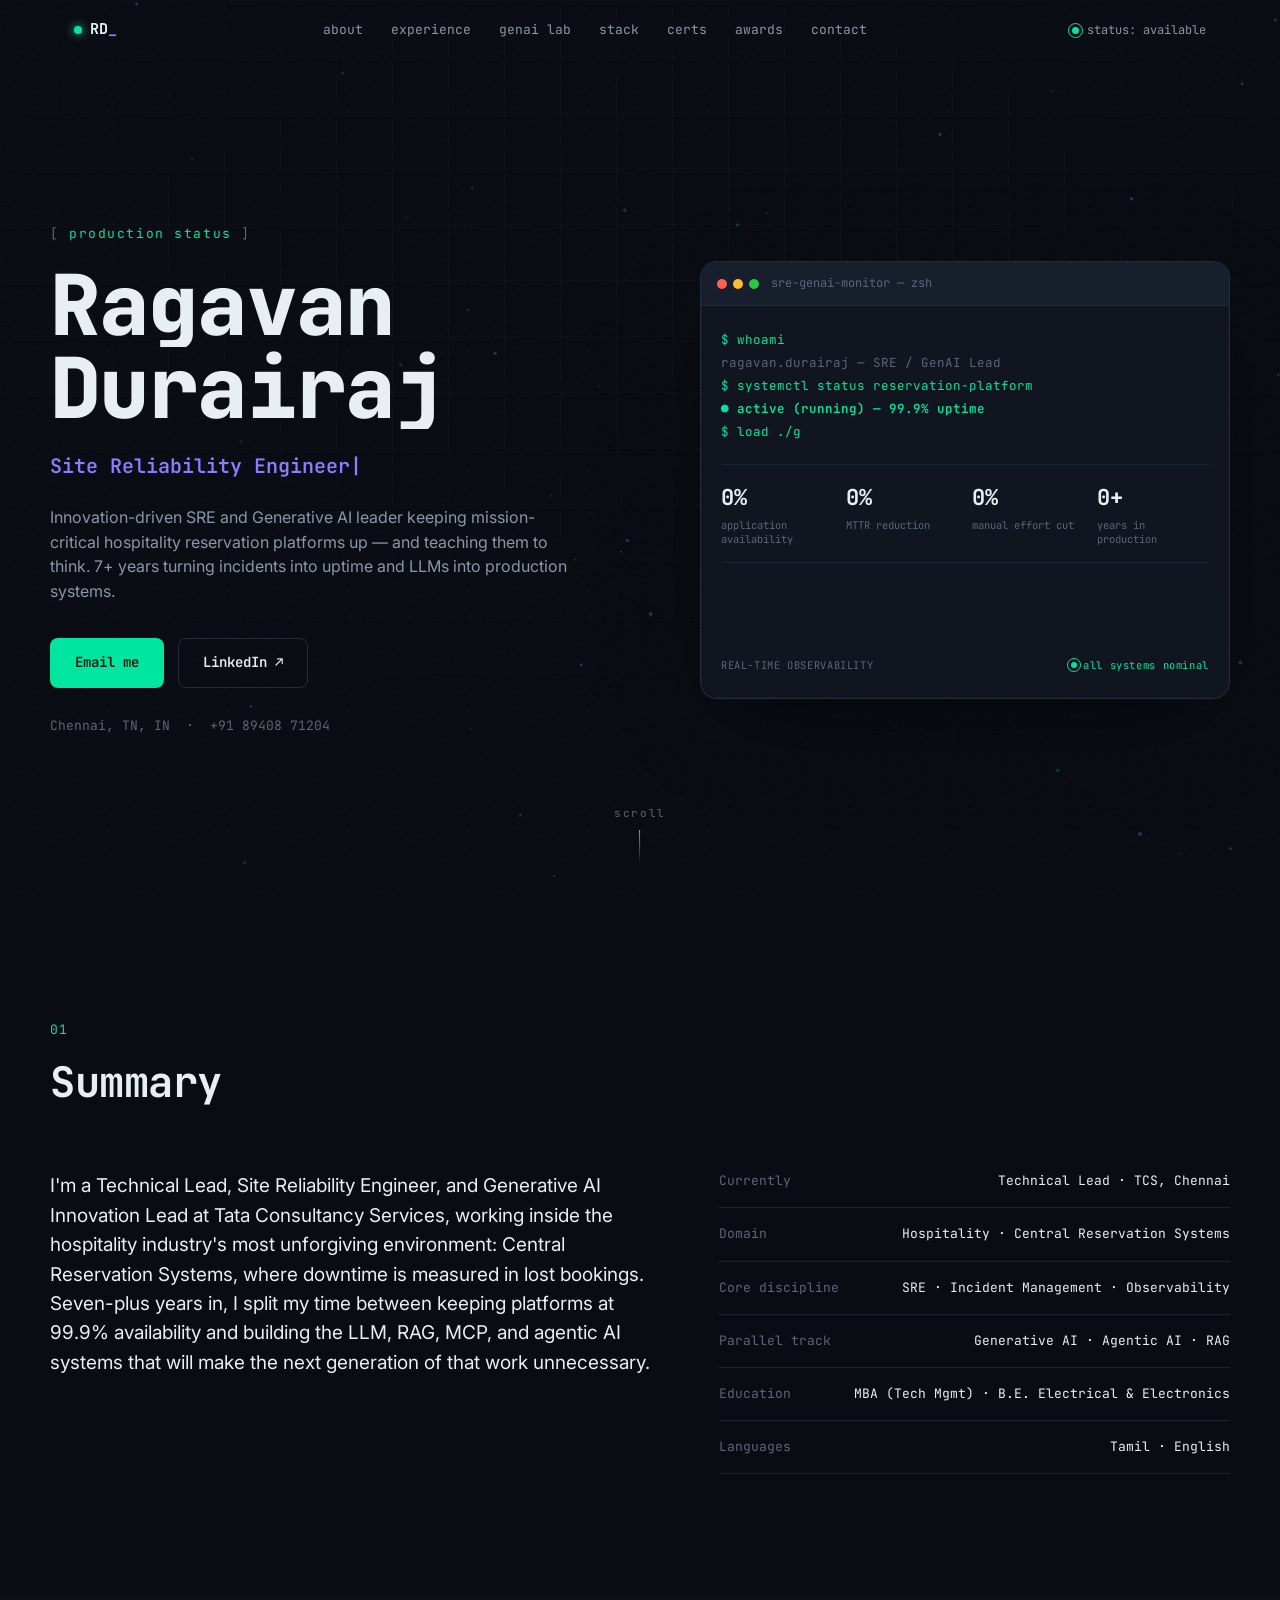
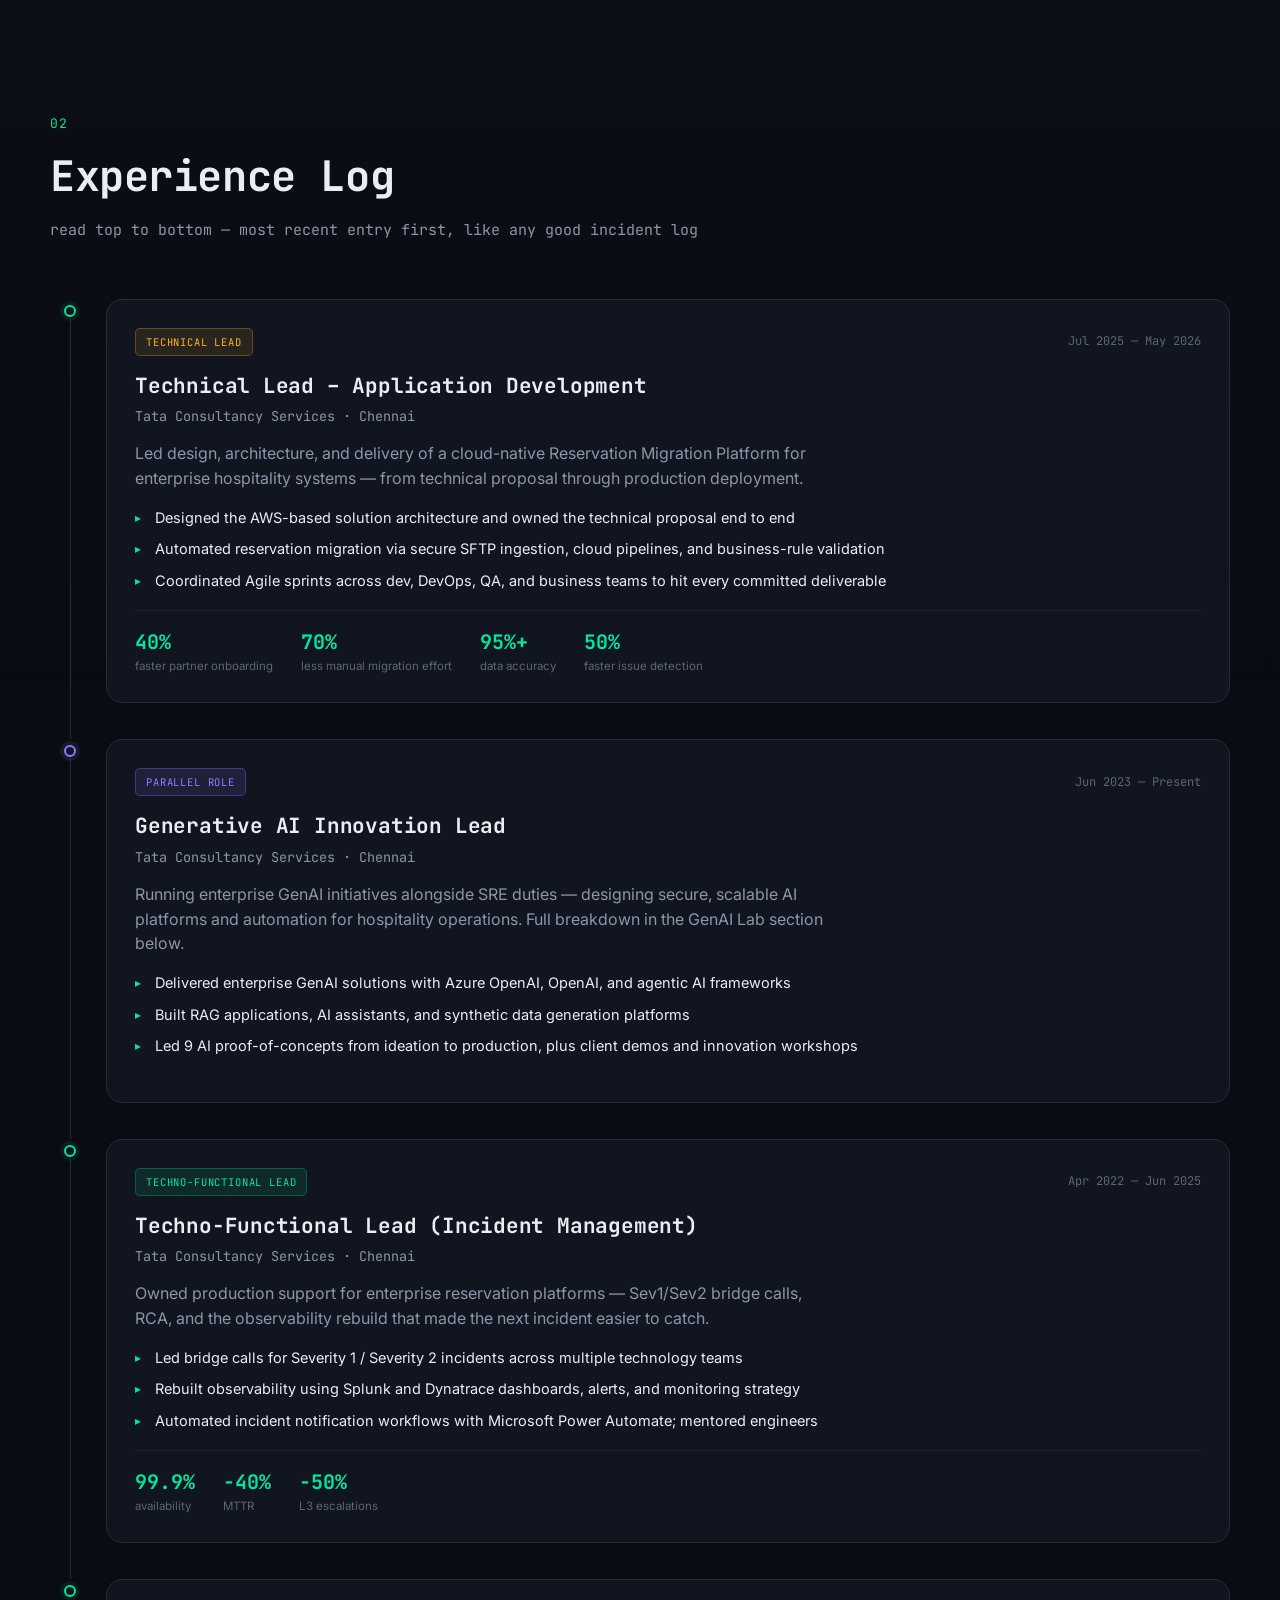
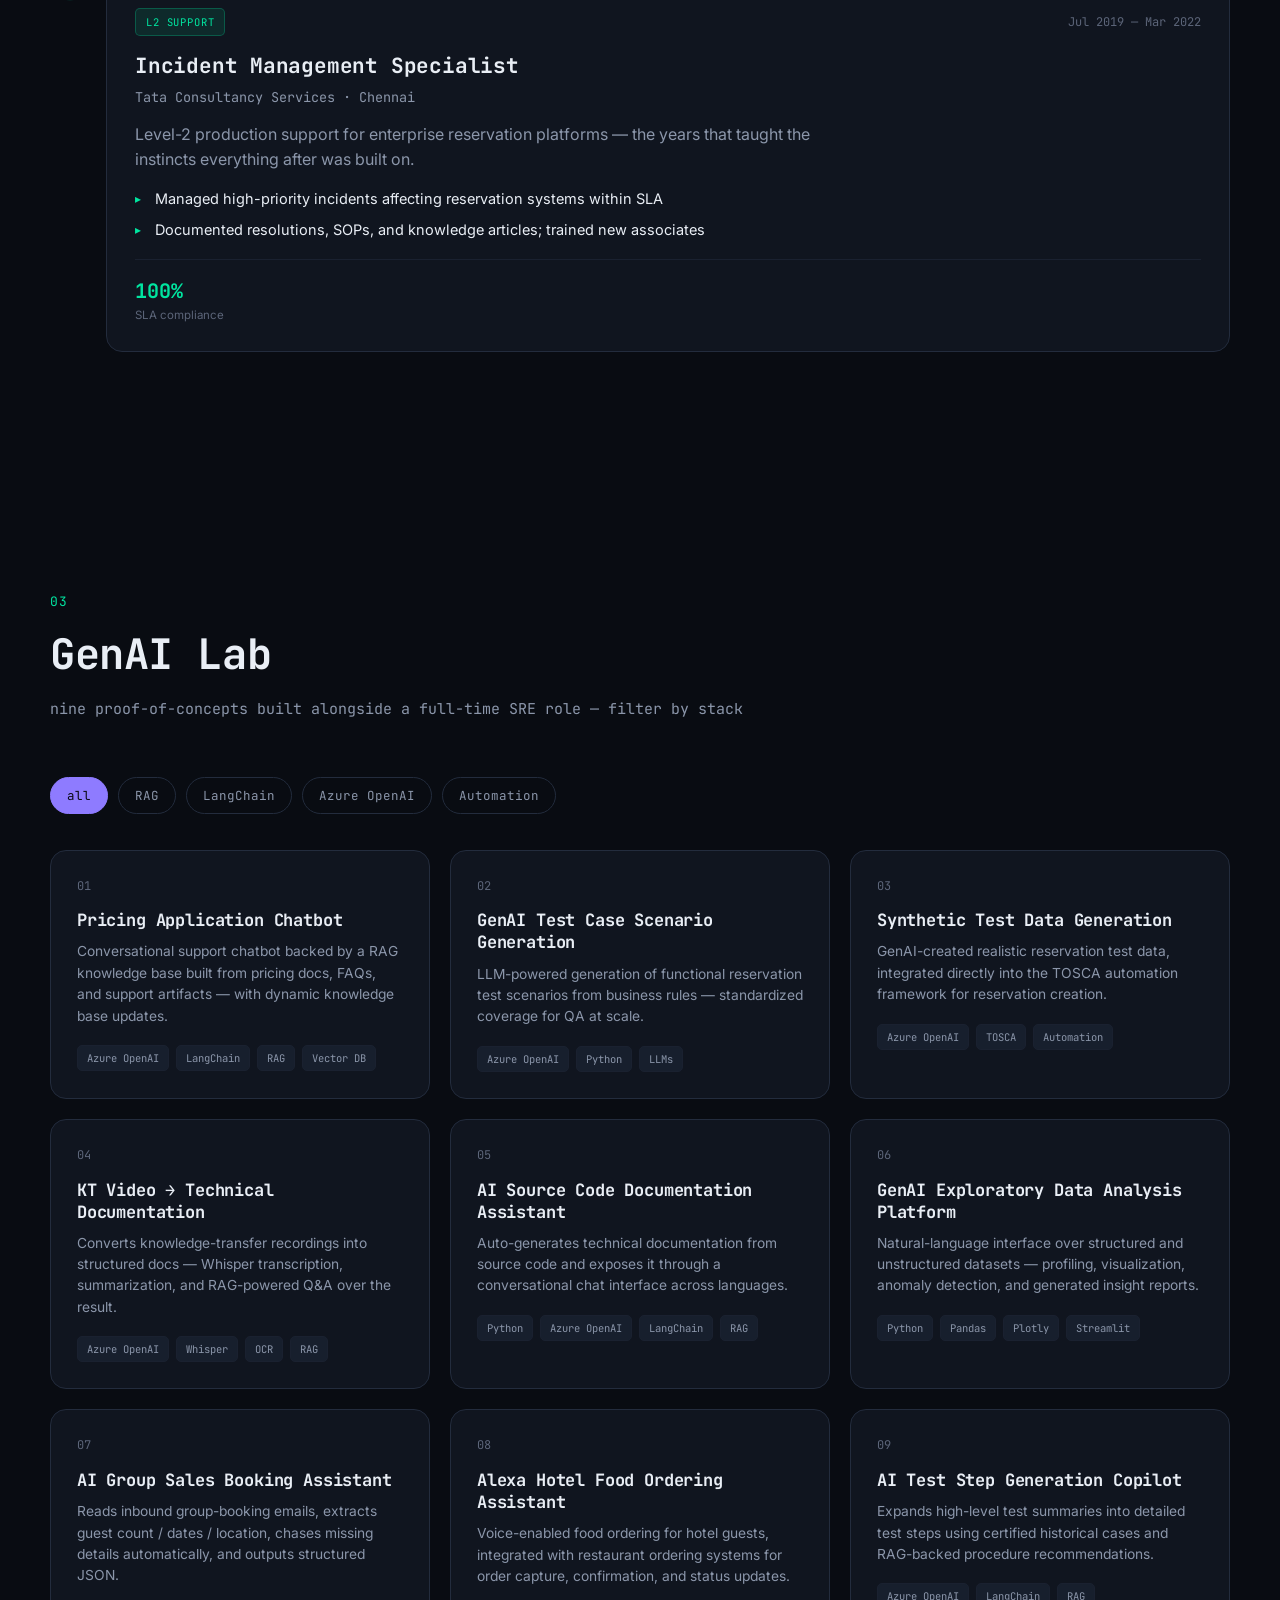
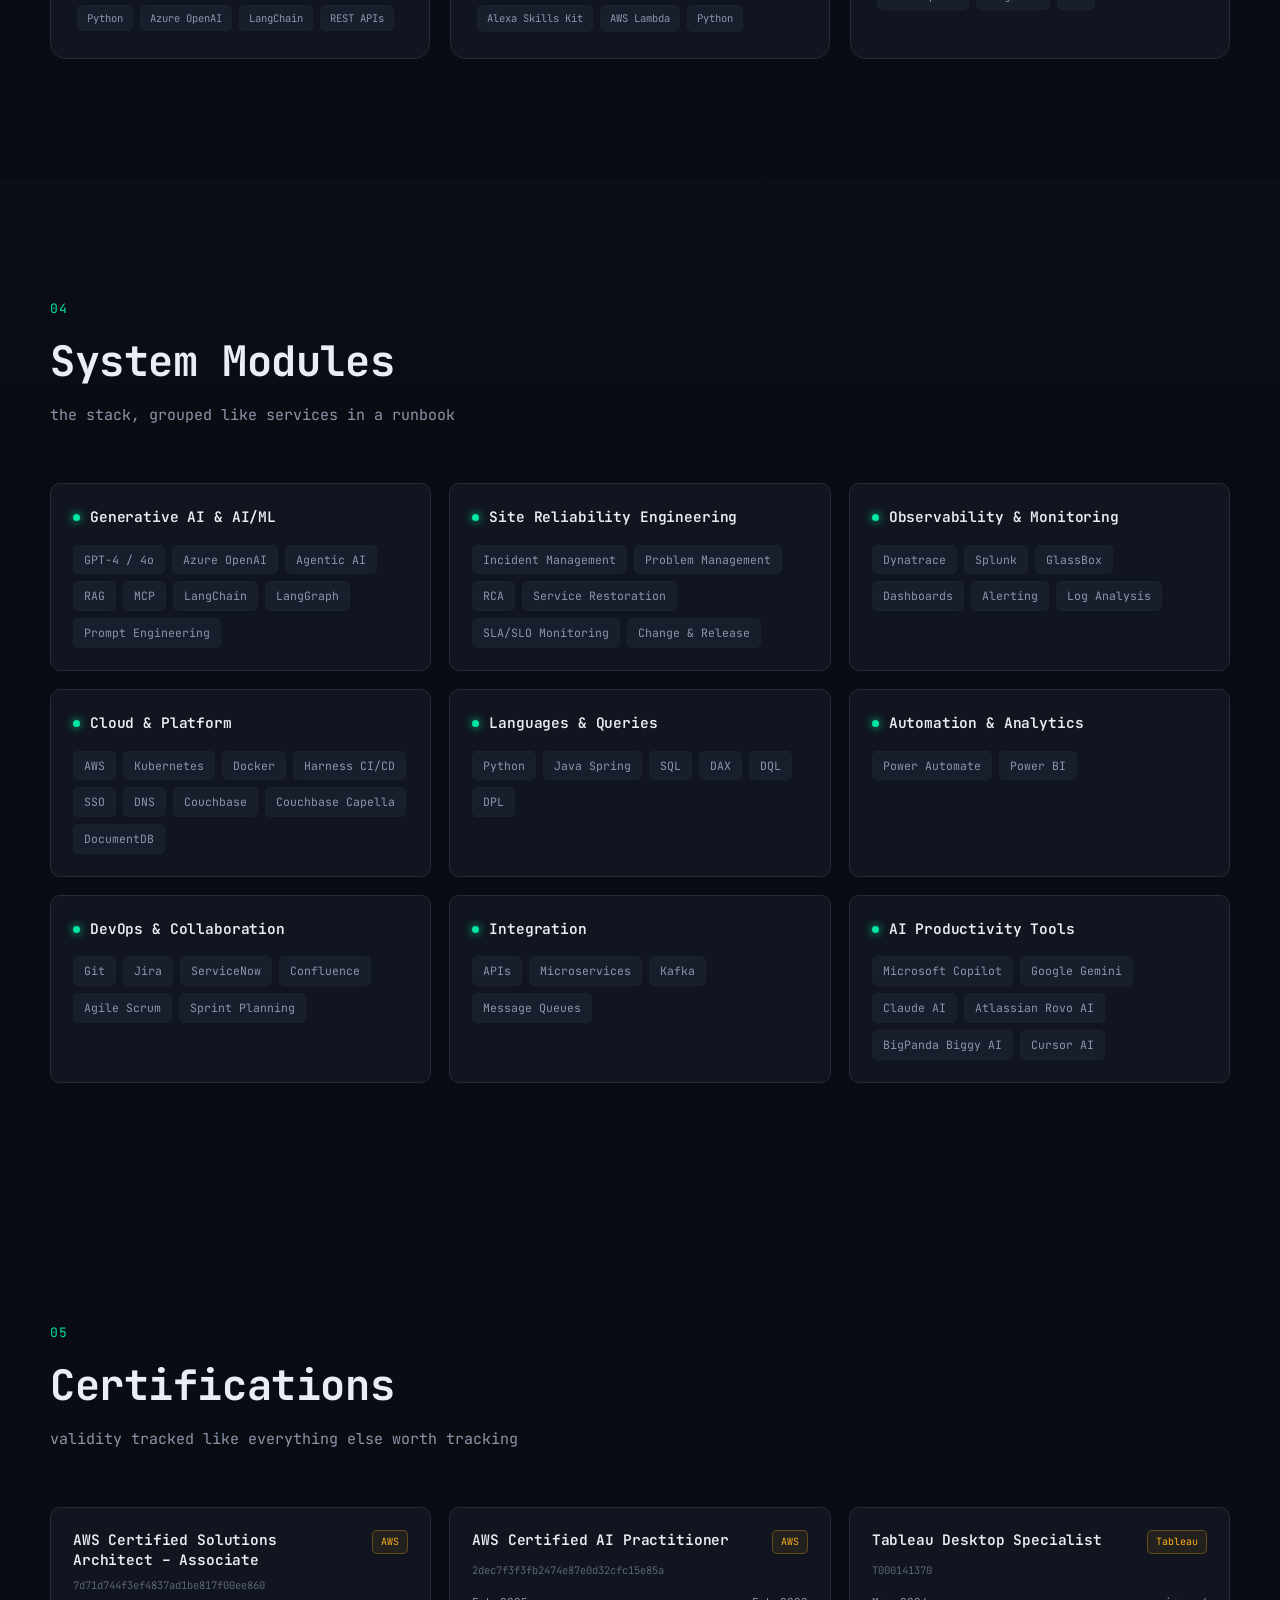
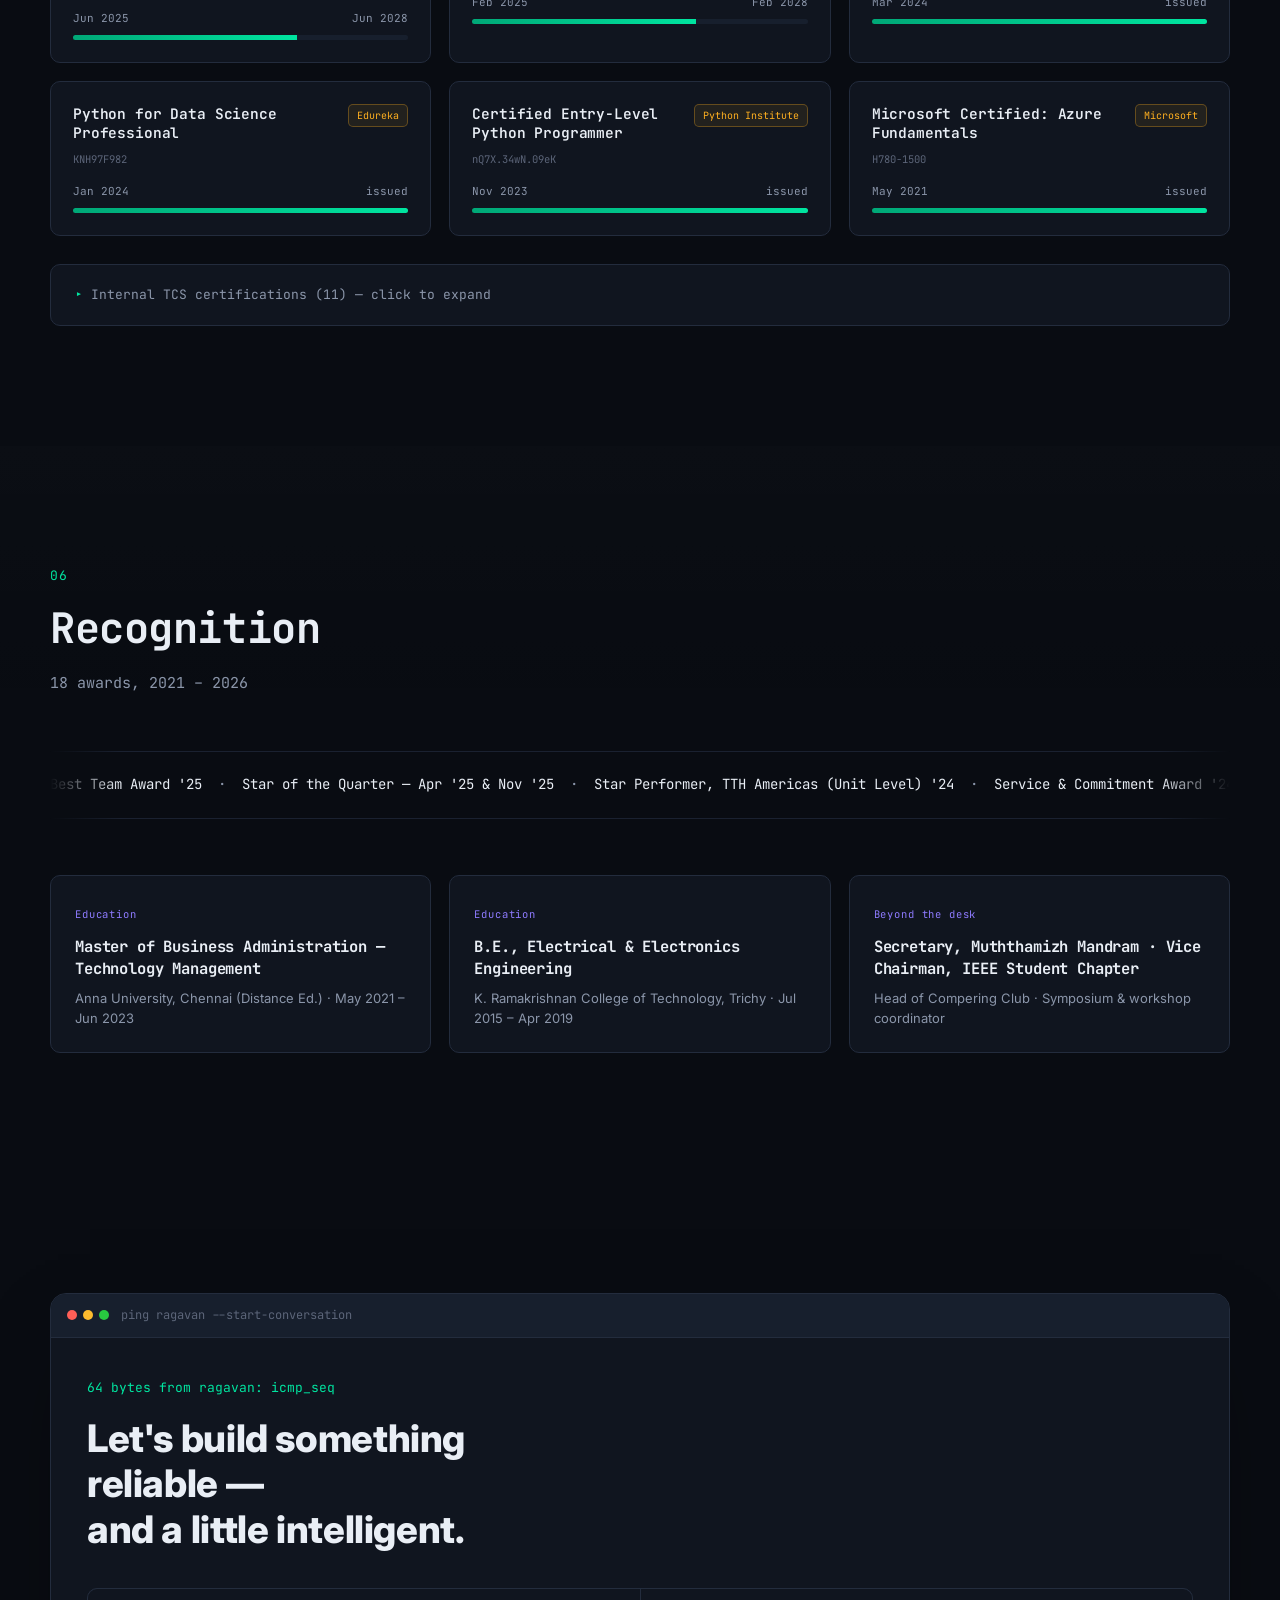
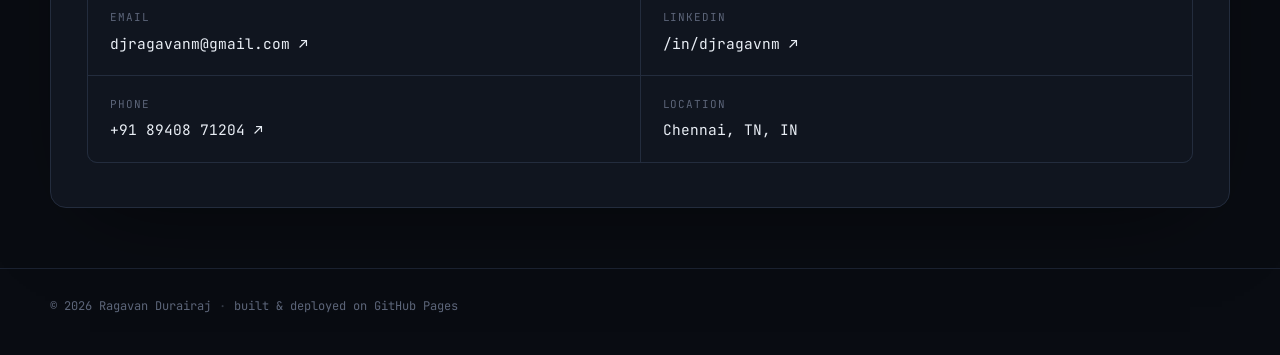
<file: index.html>
<!DOCTYPE html>
<html lang="en">
<head>
<meta charset="UTF-8">
<meta name="viewport" content="width=device-width, initial-scale=1.0">
<title>Ragavan Durairaj — SRE &amp; GenAI Innovation Lead</title>
<meta name="description" content="Ragavan Durairaj — Site Reliability Engineer and Generative AI Innovation Lead. 7+ years building reliable, intelligent enterprise systems.">
<link rel="icon" href="data:image/svg+xml,<svg xmlns=%22http://www.w3.org/2000/svg%22 viewBox=%220 0 100 100%22><text y=%22.9em%22 font-size=%2290%22>▚</text></svg>">
<link rel="preconnect" href="https://fonts.googleapis.com">
<link href="https://fonts.googleapis.com/css2?family=JetBrains+Mono:wght@400;500;600;700;800&family=Inter:wght@400;500;600;700;800&display=swap" rel="stylesheet">
<link rel="stylesheet" href="style.css">
</head>
<body>

<!-- ambient canvas background -->
<canvas id="bg-canvas"></canvas>
<div class="grain"></div>

<!-- progress bar -->
<div class="scroll-progress"><div class="scroll-progress__bar" id="scrollBar"></div></div>

<!-- NAV -->
<header class="nav" id="nav">
  <div class="nav__inner">
    <a href="#top" class="nav__brand">
      <span class="nav__dot" aria-hidden="true"></span>
      <span class="nav__brand-text">RD<span class="nav__brand-blink">_</span></span>
    </a>
    <nav class="nav__links" id="navLinks">
      <a href="#about" data-nav>about</a>
      <a href="#experience" data-nav>experience</a>
      <a href="#genai" data-nav>genai&nbsp;lab</a>
      <a href="#skills" data-nav>stack</a>
      <a href="#certifications" data-nav>certs</a>
      <a href="#awards" data-nav>awards</a>
      <a href="#contact" data-nav>contact</a>
    </nav>
    <div class="nav__status">
      <span class="pulse-dot"></span> <span>status: available</span>
    </div>
    <button class="nav__burger" id="navBurger" aria-label="Toggle menu">
      <span></span><span></span><span></span>
    </button>
  </div>
</header>

<main id="top">

  <!-- ============ HERO / SYSTEM STATUS PANEL ============ -->
  <section class="hero" id="hero">
    <div class="hero__grid-lines" aria-hidden="true"></div>
    <div class="hero__inner">

      <div class="hero__left">
        <div class="eyebrow"><span class="eyebrow__bracket">[</span> production status <span class="eyebrow__bracket">]</span></div>

        <h1 class="hero__title">
          <span class="hero__line hero__line--1">Ragavan</span>
          <span class="hero__line hero__line--2">Durairaj</span>
        </h1>

        <p class="hero__role">
          <span class="hero__role-typed" id="roleTyped"></span><span class="hero__cursor">|</span>
        </p>

        <p class="hero__desc">
          Innovation-driven SRE and Generative AI leader keeping mission-critical hospitality reservation platforms up — and teaching them to think. 7+ years turning incidents into uptime and LLMs into production systems.
        </p>

        <div class="hero__cta">
          <a href="mailto:djragavanm@gmail.com" class="btn btn--primary">
            <span>Email me</span>
          </a>
          <a href="https://www.linkedin.com/in/djragavnm/" target="_blank" rel="noopener" class="btn btn--ghost">
            <span>LinkedIn ↗</span>
          </a>
        </div>

        <div class="hero__meta">
          <span>Chennai, TN, IN</span>
          <span class="hero__meta-sep">·</span>
          <span>+91 89408 71204</span>
        </div>
      </div>

      <div class="hero__right">
        <div class="panel status-panel" id="statusPanel">
          <div class="status-panel__bar">
            <div class="status-panel__dots"><span></span><span></span><span></span></div>
            <div class="status-panel__title">sre-genai-monitor — zsh</div>
          </div>
          <div class="status-panel__body">
            <div class="boot-log" id="bootLog"></div>

            <div class="status-panel__metrics" id="metricsGrid">
              <div class="metric">
                <div class="metric__value" data-target="99.9" data-suffix="%">0%</div>
                <div class="metric__label">application availability</div>
              </div>
              <div class="metric">
                <div class="metric__value" data-target="40" data-suffix="%">0%</div>
                <div class="metric__label">MTTR reduction</div>
              </div>
              <div class="metric">
                <div class="metric__value" data-target="70" data-suffix="%">0%</div>
                <div class="metric__label">manual effort cut</div>
              </div>
              <div class="metric">
                <div class="metric__value" data-target="7" data-suffix="+">0+</div>
                <div class="metric__label">years in production</div>
              </div>
            </div>

            <div class="uptime-graph" aria-hidden="true">
              <svg viewBox="0 0 400 90" preserveAspectRatio="none" id="uptimeSvg">
                <defs>
                  <linearGradient id="uptimeFill" x1="0" y1="0" x2="0" y2="1">
                    <stop offset="0%" stop-color="#00e5a0" stop-opacity="0.35"/>
                    <stop offset="100%" stop-color="#00e5a0" stop-opacity="0"/>
                  </linearGradient>
                </defs>
                <polygon id="uptimeArea" points="" fill="url(#uptimeFill)"></polygon>
                <polyline id="uptimeLine" points="" fill="none" stroke="#00e5a0" stroke-width="1.6"></polyline>
              </svg>
              <div class="uptime-graph__label">
                <span>REAL-TIME OBSERVABILITY</span>
                <span class="uptime-graph__ok"><span class="pulse-dot pulse-dot--sm"></span> all systems nominal</span>
              </div>
            </div>
          </div>
        </div>
      </div>

    </div>
    <a href="#about" class="hero__scroll" aria-label="Scroll to content">
      <span>scroll</span>
      <span class="hero__scroll-line"></span>
    </a>
  </section>

  <!-- ============ ABOUT ============ -->
  <section class="section" id="about">
    <div class="section__inner">
      <div class="section__head reveal">
        <span class="section__num">01</span>
        <h2 class="section__title">Summary</h2>
      </div>
      <div class="about__grid">
        <p class="about__text reveal">
          I'm a Technical Lead, Site Reliability Engineer, and Generative AI Innovation Lead at
          Tata Consultancy Services, working inside the hospitality industry's most unforgiving
          environment: Central Reservation Systems, where downtime is measured in lost bookings.
          Seven-plus years in, I split my time between keeping platforms at 99.9% availability
          and building the LLM, RAG, MCP, and agentic AI systems that will make the next
          generation of that work unnecessary.
        </p>
        <div class="about__facts reveal">
          <div class="fact"><span class="fact__label">Currently</span><span class="fact__value">Technical Lead · TCS, Chennai</span></div>
          <div class="fact"><span class="fact__label">Domain</span><span class="fact__value">Hospitality · Central Reservation Systems</span></div>
          <div class="fact"><span class="fact__label">Core discipline</span><span class="fact__value">SRE · Incident Management · Observability</span></div>
          <div class="fact"><span class="fact__label">Parallel track</span><span class="fact__value">Generative AI · Agentic AI · RAG</span></div>
          <div class="fact"><span class="fact__label">Education</span><span class="fact__value">MBA (Tech Mgmt) · B.E. Electrical &amp; Electronics</span></div>
          <div class="fact"><span class="fact__label">Languages</span><span class="fact__value">Tamil · English</span></div>
        </div>
      </div>
    </div>
  </section>

  <!-- ============ EXPERIENCE (INCIDENT LOG TIMELINE) ============ -->
  <section class="section section--alt" id="experience">
    <div class="section__inner">
      <div class="section__head reveal">
        <span class="section__num">02</span>
        <h2 class="section__title">Experience Log</h2>
        <p class="section__sub">read top to bottom — most recent entry first, like any good incident log</p>
      </div>

      <div class="timeline" id="timeline">
        <!-- items injected by JS-friendly static markup below -->

        <article class="tl-item reveal" data-severity="lead">
          <div class="tl-item__rail">
            <span class="tl-item__dot"></span>
          </div>
          <div class="tl-item__content panel">
            <div class="tl-item__top">
              <span class="tl-tag tl-tag--lead">TECHNICAL LEAD</span>
              <span class="tl-item__date">Jul 2025 — May 2026</span>
            </div>
            <h3 class="tl-item__role">Technical Lead – Application Development</h3>
            <p class="tl-item__org">Tata Consultancy Services · Chennai</p>
            <p class="tl-item__desc">
              Led design, architecture, and delivery of a cloud-native Reservation Migration
              Platform for enterprise hospitality systems — from technical proposal through
              production deployment.
            </p>
            <ul class="tl-item__list">
              <li>Designed the AWS-based solution architecture and owned the technical proposal end to end</li>
              <li>Automated reservation migration via secure SFTP ingestion, cloud pipelines, and business-rule validation</li>
              <li>Coordinated Agile sprints across dev, DevOps, QA, and business teams to hit every committed deliverable</li>
            </ul>
            <div class="tl-item__stats">
              <div class="stat"><strong>40%</strong><span>faster partner onboarding</span></div>
              <div class="stat"><strong>70%</strong><span>less manual migration effort</span></div>
              <div class="stat"><strong>95%+</strong><span>data accuracy</span></div>
              <div class="stat"><strong>50%</strong><span>faster issue detection</span></div>
            </div>
          </div>
        </article>

        <article class="tl-item reveal" data-severity="genai">
          <div class="tl-item__rail"><span class="tl-item__dot"></span></div>
          <div class="tl-item__content panel">
            <div class="tl-item__top">
              <span class="tl-tag tl-tag--genai">PARALLEL ROLE</span>
              <span class="tl-item__date">Jun 2023 — Present</span>
            </div>
            <h3 class="tl-item__role">Generative AI Innovation Lead</h3>
            <p class="tl-item__org">Tata Consultancy Services · Chennai</p>
            <p class="tl-item__desc">
              Running enterprise GenAI initiatives alongside SRE duties — designing secure,
              scalable AI platforms and automation for hospitality operations. Full breakdown in the
              <a href="#genai">GenAI Lab</a> section below.
            </p>
            <ul class="tl-item__list">
              <li>Delivered enterprise GenAI solutions with Azure OpenAI, OpenAI, and agentic AI frameworks</li>
              <li>Built RAG applications, AI assistants, and synthetic data generation platforms</li>
              <li>Led 9 AI proof-of-concepts from ideation to production, plus client demos and innovation workshops</li>
            </ul>
          </div>
        </article>

        <article class="tl-item reveal" data-severity="techno">
          <div class="tl-item__rail"><span class="tl-item__dot"></span></div>
          <div class="tl-item__content panel">
            <div class="tl-item__top">
              <span class="tl-tag">TECHNO-FUNCTIONAL LEAD</span>
              <span class="tl-item__date">Apr 2022 — Jun 2025</span>
            </div>
            <h3 class="tl-item__role">Techno-Functional Lead (Incident Management)</h3>
            <p class="tl-item__org">Tata Consultancy Services · Chennai</p>
            <p class="tl-item__desc">
              Owned production support for enterprise reservation platforms — Sev1/Sev2 bridge
              calls, RCA, and the observability rebuild that made the next incident easier to catch.
            </p>
            <ul class="tl-item__list">
              <li>Led bridge calls for Severity 1 / Severity 2 incidents across multiple technology teams</li>
              <li>Rebuilt observability using Splunk and Dynatrace dashboards, alerts, and monitoring strategy</li>
              <li>Automated incident notification workflows with Microsoft Power Automate; mentored engineers</li>
            </ul>
            <div class="tl-item__stats">
              <div class="stat"><strong>99.9%</strong><span>availability</span></div>
              <div class="stat"><strong>-40%</strong><span>MTTR</span></div>
              <div class="stat"><strong>-50%</strong><span>L3 escalations</span></div>
            </div>
          </div>
        </article>

        <article class="tl-item reveal" data-severity="early">
          <div class="tl-item__rail"><span class="tl-item__dot"></span></div>
          <div class="tl-item__content panel">
            <div class="tl-item__top">
              <span class="tl-tag">L2 SUPPORT</span>
              <span class="tl-item__date">Jul 2019 — Mar 2022</span>
            </div>
            <h3 class="tl-item__role">Incident Management Specialist</h3>
            <p class="tl-item__org">Tata Consultancy Services · Chennai</p>
            <p class="tl-item__desc">
              Level-2 production support for enterprise reservation platforms — the years that
              taught the instincts everything after was built on.
            </p>
            <ul class="tl-item__list">
              <li>Managed high-priority incidents affecting reservation systems within SLA</li>
              <li>Documented resolutions, SOPs, and knowledge articles; trained new associates</li>
            </ul>
            <div class="tl-item__stats">
              <div class="stat"><strong>100%</strong><span>SLA compliance</span></div>
            </div>
          </div>
        </article>

      </div>
    </div>
  </section>

  <!-- ============ GENAI LAB ============ -->
  <section class="section" id="genai">
    <div class="section__inner">
      <div class="section__head reveal">
        <span class="section__num">03</span>
        <h2 class="section__title">GenAI Lab</h2>
        <p class="section__sub">nine proof-of-concepts built alongside a full-time SRE role — filter by stack</p>
      </div>

      <div class="filter-row reveal" id="filterRow">
        <button class="filter-chip is-active" data-filter="all">all</button>
        <button class="filter-chip" data-filter="rag">RAG</button>
        <button class="filter-chip" data-filter="langchain">LangChain</button>
        <button class="filter-chip" data-filter="azure">Azure OpenAI</button>
        <button class="filter-chip" data-filter="automation">Automation</button>
      </div>

      <div class="poc-grid" id="pocGrid">

        <article class="poc-card reveal" data-tags="rag langchain azure">
          <div class="poc-card__index">01</div>
          <h3 class="poc-card__title">Pricing Application Chatbot</h3>
          <p class="poc-card__desc">Conversational support chatbot backed by a RAG knowledge base built from pricing docs, FAQs, and support artifacts — with dynamic knowledge base updates.</p>
          <div class="poc-card__tags"><span>Azure OpenAI</span><span>LangChain</span><span>RAG</span><span>Vector DB</span></div>
        </article>

        <article class="poc-card reveal" data-tags="azure">
          <div class="poc-card__index">02</div>
          <h3 class="poc-card__title">GenAI Test Case Scenario Generation</h3>
          <p class="poc-card__desc">LLM-powered generation of functional reservation test scenarios from business rules — standardized coverage for QA at scale.</p>
          <div class="poc-card__tags"><span>Azure OpenAI</span><span>Python</span><span>LLMs</span></div>
        </article>

        <article class="poc-card reveal" data-tags="automation azure">
          <div class="poc-card__index">03</div>
          <h3 class="poc-card__title">Synthetic Test Data Generation</h3>
          <p class="poc-card__desc">GenAI-created realistic reservation test data, integrated directly into the TOSCA automation framework for reservation creation.</p>
          <div class="poc-card__tags"><span>Azure OpenAI</span><span>TOSCA</span><span>Automation</span></div>
        </article>

        <article class="poc-card reveal" data-tags="rag langchain azure">
          <div class="poc-card__index">04</div>
          <h3 class="poc-card__title">KT Video → Technical Documentation</h3>
          <p class="poc-card__desc">Converts knowledge-transfer recordings into structured docs — Whisper transcription, summarization, and RAG-powered Q&amp;A over the result.</p>
          <div class="poc-card__tags"><span>Azure OpenAI</span><span>Whisper</span><span>OCR</span><span>RAG</span></div>
        </article>

        <article class="poc-card reveal" data-tags="rag langchain azure">
          <div class="poc-card__index">05</div>
          <h3 class="poc-card__title">AI Source Code Documentation Assistant</h3>
          <p class="poc-card__desc">Auto-generates technical documentation from source code and exposes it through a conversational chat interface across languages.</p>
          <div class="poc-card__tags"><span>Python</span><span>Azure OpenAI</span><span>LangChain</span><span>RAG</span></div>
        </article>

        <article class="poc-card reveal" data-tags="langchain">
          <div class="poc-card__index">06</div>
          <h3 class="poc-card__title">GenAI Exploratory Data Analysis Platform</h3>
          <p class="poc-card__desc">Natural-language interface over structured and unstructured datasets — profiling, visualization, anomaly detection, and generated insight reports.</p>
          <div class="poc-card__tags"><span>Python</span><span>Pandas</span><span>Plotly</span><span>Streamlit</span></div>
        </article>

        <article class="poc-card reveal" data-tags="langchain azure automation">
          <div class="poc-card__index">07</div>
          <h3 class="poc-card__title">AI Group Sales Booking Assistant</h3>
          <p class="poc-card__desc">Reads inbound group-booking emails, extracts guest count / dates / location, chases missing details automatically, and outputs structured JSON.</p>
          <div class="poc-card__tags"><span>Python</span><span>Azure OpenAI</span><span>LangChain</span><span>REST APIs</span></div>
        </article>

        <article class="poc-card reveal" data-tags="automation">
          <div class="poc-card__index">08</div>
          <h3 class="poc-card__title">Alexa Hotel Food Ordering Assistant</h3>
          <p class="poc-card__desc">Voice-enabled food ordering for hotel guests, integrated with restaurant ordering systems for order capture, confirmation, and status updates.</p>
          <div class="poc-card__tags"><span>Alexa Skills Kit</span><span>AWS Lambda</span><span>Python</span></div>
        </article>

        <article class="poc-card reveal" data-tags="rag langchain azure">
          <div class="poc-card__index">09</div>
          <h3 class="poc-card__title">AI Test Step Generation Copilot</h3>
          <p class="poc-card__desc">Expands high-level test summaries into detailed test steps using certified historical cases and RAG-backed procedure recommendations.</p>
          <div class="poc-card__tags"><span>Azure OpenAI</span><span>LangChain</span><span>RAG</span></div>
        </article>

      </div>
    </div>
  </section>

  <!-- ============ SKILLS ============ -->
  <section class="section section--alt" id="skills">
    <div class="section__inner">
      <div class="section__head reveal">
        <span class="section__num">04</span>
        <h2 class="section__title">System Modules</h2>
        <p class="section__sub">the stack, grouped like services in a runbook</p>
      </div>

      <div class="modules" id="modules">
        <div class="module reveal">
          <div class="module__head"><span class="module__status"></span><h3>Generative AI &amp; AI/ML</h3></div>
          <div class="module__tags">
            <span>GPT-4 / 4o</span><span>Azure OpenAI</span><span>Agentic AI</span><span>RAG</span><span>MCP</span><span>LangChain</span><span>LangGraph</span><span>Prompt Engineering</span>
          </div>
        </div>
        <div class="module reveal">
          <div class="module__head"><span class="module__status"></span><h3>Site Reliability Engineering</h3></div>
          <div class="module__tags">
            <span>Incident Management</span><span>Problem Management</span><span>RCA</span><span>Service Restoration</span><span>SLA/SLO Monitoring</span><span>Change &amp; Release</span>
          </div>
        </div>
        <div class="module reveal">
          <div class="module__head"><span class="module__status"></span><h3>Observability &amp; Monitoring</h3></div>
          <div class="module__tags">
            <span>Dynatrace</span><span>Splunk</span><span>GlassBox</span><span>Dashboards</span><span>Alerting</span><span>Log Analysis</span>
          </div>
        </div>
        <div class="module reveal">
          <div class="module__head"><span class="module__status"></span><h3>Cloud &amp; Platform</h3></div>
          <div class="module__tags">
            <span>AWS</span><span>Kubernetes</span><span>Docker</span><span>Harness CI/CD</span><span>SSO</span><span>DNS</span><span>Couchbase</span><span>Couchbase Capella</span><span>DocumentDB</span>
          </div>
        </div>
        <div class="module reveal">
          <div class="module__head"><span class="module__status"></span><h3>Languages &amp; Queries</h3></div>
          <div class="module__tags">
            <span>Python</span><span>Java Spring</span><span>SQL</span><span>DAX</span><span>DQL</span><span>DPL</span>
          </div>
        </div>
        <div class="module reveal">
          <div class="module__head"><span class="module__status"></span><h3>Automation &amp; Analytics</h3></div>
          <div class="module__tags">
            <span>Power Automate</span><span>Power BI</span>
          </div>
        </div>
        <div class="module reveal">
          <div class="module__head"><span class="module__status"></span><h3>DevOps &amp; Collaboration</h3></div>
          <div class="module__tags">
            <span>Git</span><span>Jira</span><span>ServiceNow</span><span>Confluence</span><span>Agile Scrum</span><span>Sprint Planning</span>
          </div>
        </div>
        <div class="module reveal">
          <div class="module__head"><span class="module__status"></span><h3>Integration</h3></div>
          <div class="module__tags">
            <span>APIs</span><span>Microservices</span><span>Kafka</span><span>Message Queues</span>
          </div>
        </div>
        <div class="module reveal">
          <div class="module__head"><span class="module__status"></span><h3>AI Productivity Tools</h3></div>
          <div class="module__tags">
            <span>Microsoft Copilot</span><span>Google Gemini</span><span>Claude AI</span><span>Atlassian Rovo AI</span><span>BigPanda Biggy AI</span><span>Cursor AI</span>
          </div>
        </div>
      </div>
    </div>
  </section>

  <!-- ============ CERTIFICATIONS ============ -->
  <section class="section" id="certifications">
    <div class="section__inner">
      <div class="section__head reveal">
        <span class="section__num">05</span>
        <h2 class="section__title">Certifications</h2>
        <p class="section__sub">validity tracked like everything else worth tracking</p>
      </div>

      <div class="cert-grid" id="certGrid">
        <div class="cert reveal" data-start="2025" data-end="2028">
          <div class="cert__top"><h3>AWS Certified Solutions Architect – Associate</h3><span class="cert__badge">AWS</span></div>
          <div class="cert__id">7d71d744f3ef4837ad1be817f00ee860</div>
          <div class="cert__range"><span>Jun 2025</span><span>Jun 2028</span></div>
          <div class="cert__bar"><div class="cert__bar-fill" data-fill></div></div>
        </div>
        <div class="cert reveal" data-start="2025" data-end="2028">
          <div class="cert__top"><h3>AWS Certified AI Practitioner</h3><span class="cert__badge">AWS</span></div>
          <div class="cert__id">2dec7f3f3fb2474e87e0d32cfc15e85a</div>
          <div class="cert__range"><span>Feb 2025</span><span>Feb 2028</span></div>
          <div class="cert__bar"><div class="cert__bar-fill" data-fill></div></div>
        </div>
        <div class="cert reveal" data-start="2024" data-end="2024">
          <div class="cert__top"><h3>Tableau Desktop Specialist</h3><span class="cert__badge">Tableau</span></div>
          <div class="cert__id">T000141370</div>
          <div class="cert__range"><span>Mar 2024</span><span>issued</span></div>
          <div class="cert__bar"><div class="cert__bar-fill" data-fill data-static="100"></div></div>
        </div>
        <div class="cert reveal" data-start="2024" data-end="2024">
          <div class="cert__top"><h3>Python for Data Science Professional</h3><span class="cert__badge">Edureka</span></div>
          <div class="cert__id">KNH97F982</div>
          <div class="cert__range"><span>Jan 2024</span><span>issued</span></div>
          <div class="cert__bar"><div class="cert__bar-fill" data-fill data-static="100"></div></div>
        </div>
        <div class="cert reveal" data-start="2023" data-end="2023">
          <div class="cert__top"><h3>Certified Entry-Level Python Programmer</h3><span class="cert__badge">Python Institute</span></div>
          <div class="cert__id">nQ7X.34wN.09eK</div>
          <div class="cert__range"><span>Nov 2023</span><span>issued</span></div>
          <div class="cert__bar"><div class="cert__bar-fill" data-fill data-static="100"></div></div>
        </div>
        <div class="cert reveal" data-start="2021" data-end="2021">
          <div class="cert__top"><h3>Microsoft Certified: Azure Fundamentals</h3><span class="cert__badge">Microsoft</span></div>
          <div class="cert__id">H780-1500</div>
          <div class="cert__range"><span>May 2021</span><span>issued</span></div>
          <div class="cert__bar"><div class="cert__bar-fill" data-fill data-static="100"></div></div>
        </div>
      </div>

      <details class="internal-certs reveal">
        <summary>Internal TCS certifications (11) — click to expand</summary>
        <ul>
          <li><span>Software Security Awareness for Managers — Module 1 &amp; 2</span><time>Nov 2025</time></li>
          <li><span>GenAI: AWS Generative AI Series Learning</span><time>Jul 2025</time></li>
          <li><span>AI Experience Zone — Google Intermediate Curriculum</span><time>Dec 2024</time></li>
          <li><span>Solution Xpert — AI/ML E2 Stream 2 Curriculum</span><time>Aug 2024</time></li>
          <li><span>Digital: Python for Data Science</span><time>Dec 2023</time></li>
          <li><span>Digital: Natural Language Processing</span><time>Dec 2023</time></li>
          <li><span>Foundation Generative AI</span><time>Dec 2023</time></li>
          <li><span>Leadership: Managing Secure Delivery &amp; Operations</span><time>Oct 2023</time></li>
          <li><span>Generative AI Foundation Curriculum</span><time>Oct 2023</time></li>
          <li><span>Business English Certification</span><time>Sep 2022</time></li>
          <li><span>MFDM™ AI Aware Certification</span><time>Mar 2020</time></li>
          <li><span>ITIL Foundation Certification</span><time>Sep 2019</time></li>
        </ul>
      </details>
    </div>
  </section>

  <!-- ============ AWARDS ============ -->
  <section class="section section--alt" id="awards">
    <div class="section__inner">
      <div class="section__head reveal">
        <span class="section__num">06</span>
        <h2 class="section__title">Recognition</h2>
        <p class="section__sub">18 awards, 2021 – 2026</p>
      </div>

      <div class="marquee reveal" id="marquee">
        <div class="marquee__track">
          <span>Best Team Award '25</span><span>·</span>
          <span>Star of the Quarter — Apr '25 &amp; Nov '25</span><span>·</span>
          <span>Star Performer, TTH Americas (Unit Level) '24</span><span>·</span>
          <span>Service &amp; Commitment Award '24</span><span>·</span>
          <span>Technical Excellence Award '23</span><span>·</span>
          <span>Beyond Excellence Award '23</span><span>·</span>
          <span>Special Initiative Award — '22 · '25 (×3) · '26</span><span>·</span>
          <span>On The Spot Award — '21 · '22 · '25</span><span>·</span>
          <span>Gold &amp; Silver Certificate, Corporate Maitree '21 &amp; '22</span><span>·</span>
          <!-- duplicate for seamless loop -->
          <span>Best Team Award '25</span><span>·</span>
          <span>Star of the Quarter — Apr '25 &amp; Nov '25</span><span>·</span>
          <span>Star Performer, TTH Americas (Unit Level) '24</span><span>·</span>
          <span>Service &amp; Commitment Award '24</span><span>·</span>
          <span>Technical Excellence Award '23</span><span>·</span>
          <span>Beyond Excellence Award '23</span><span>·</span>
          <span>Special Initiative Award — '22 · '25 (×3) · '26</span><span>·</span>
          <span>On The Spot Award — '21 · '22 · '25</span><span>·</span>
          <span>Gold &amp; Silver Certificate, Corporate Maitree '21 &amp; '22</span><span>·</span>
        </div>
      </div>

      <div class="edu-grid">
        <div class="edu-card reveal">
          <span class="edu-card__eyebrow">Education</span>
          <h3>Master of Business Administration — Technology Management</h3>
          <p>Anna University, Chennai (Distance Ed.) · May 2021 – Jun 2023</p>
        </div>
        <div class="edu-card reveal">
          <span class="edu-card__eyebrow">Education</span>
          <h3>B.E., Electrical &amp; Electronics Engineering</h3>
          <p>K. Ramakrishnan College of Technology, Trichy · Jul 2015 – Apr 2019</p>
        </div>
        <div class="edu-card reveal">
          <span class="edu-card__eyebrow">Beyond the desk</span>
          <h3>Secretary, Muththamizh Mandram · Vice Chairman, IEEE Student Chapter</h3>
          <p>Head of Compering Club · Symposium &amp; workshop coordinator</p>
        </div>
      </div>
    </div>
  </section>

  <!-- ============ CONTACT ============ -->
  <section class="section contact" id="contact">
    <div class="section__inner">
      <div class="contact__panel reveal panel">
        <div class="status-panel__bar">
          <div class="status-panel__dots"><span></span><span></span><span></span></div>
          <div class="status-panel__title">ping ragavan --start-conversation</div>
        </div>
        <div class="contact__body">
          <p class="contact__ping" id="contactPing"></p>
          <h2 class="contact__title">Let's build something reliable — <br> and a little intelligent.</h2>
          <div class="contact__links">
            <a href="mailto:djragavanm@gmail.com" class="contact__link">
              <span class="contact__link-label">email</span>
              <span class="contact__link-value">djragavanm@gmail.com ↗</span>
            </a>
            <a href="https://www.linkedin.com/in/djragavnm/" target="_blank" rel="noopener" class="contact__link">
              <span class="contact__link-label">linkedin</span>
              <span class="contact__link-value">/in/djragavnm ↗</span>
            </a>
            <a href="tel:+918940871204" class="contact__link">
              <span class="contact__link-label">phone</span>
              <span class="contact__link-value">+91 89408 71204 ↗</span>
            </a>
            <div class="contact__link">
              <span class="contact__link-label">location</span>
              <span class="contact__link-value">Chennai, TN, IN</span>
            </div>
          </div>
        </div>
      </div>
    </div>
  </section>

</main>

<footer class="footer">
  <div class="footer__inner">
    <span>© <span id="year"></span> Ragavan Durairaj</span>
    <span class="footer__sep">·</span>
    <span>built &amp; deployed on GitHub Pages</span>
  </div>
</footer>

<script src="script.js"></script>
</body>
</html>
</file>
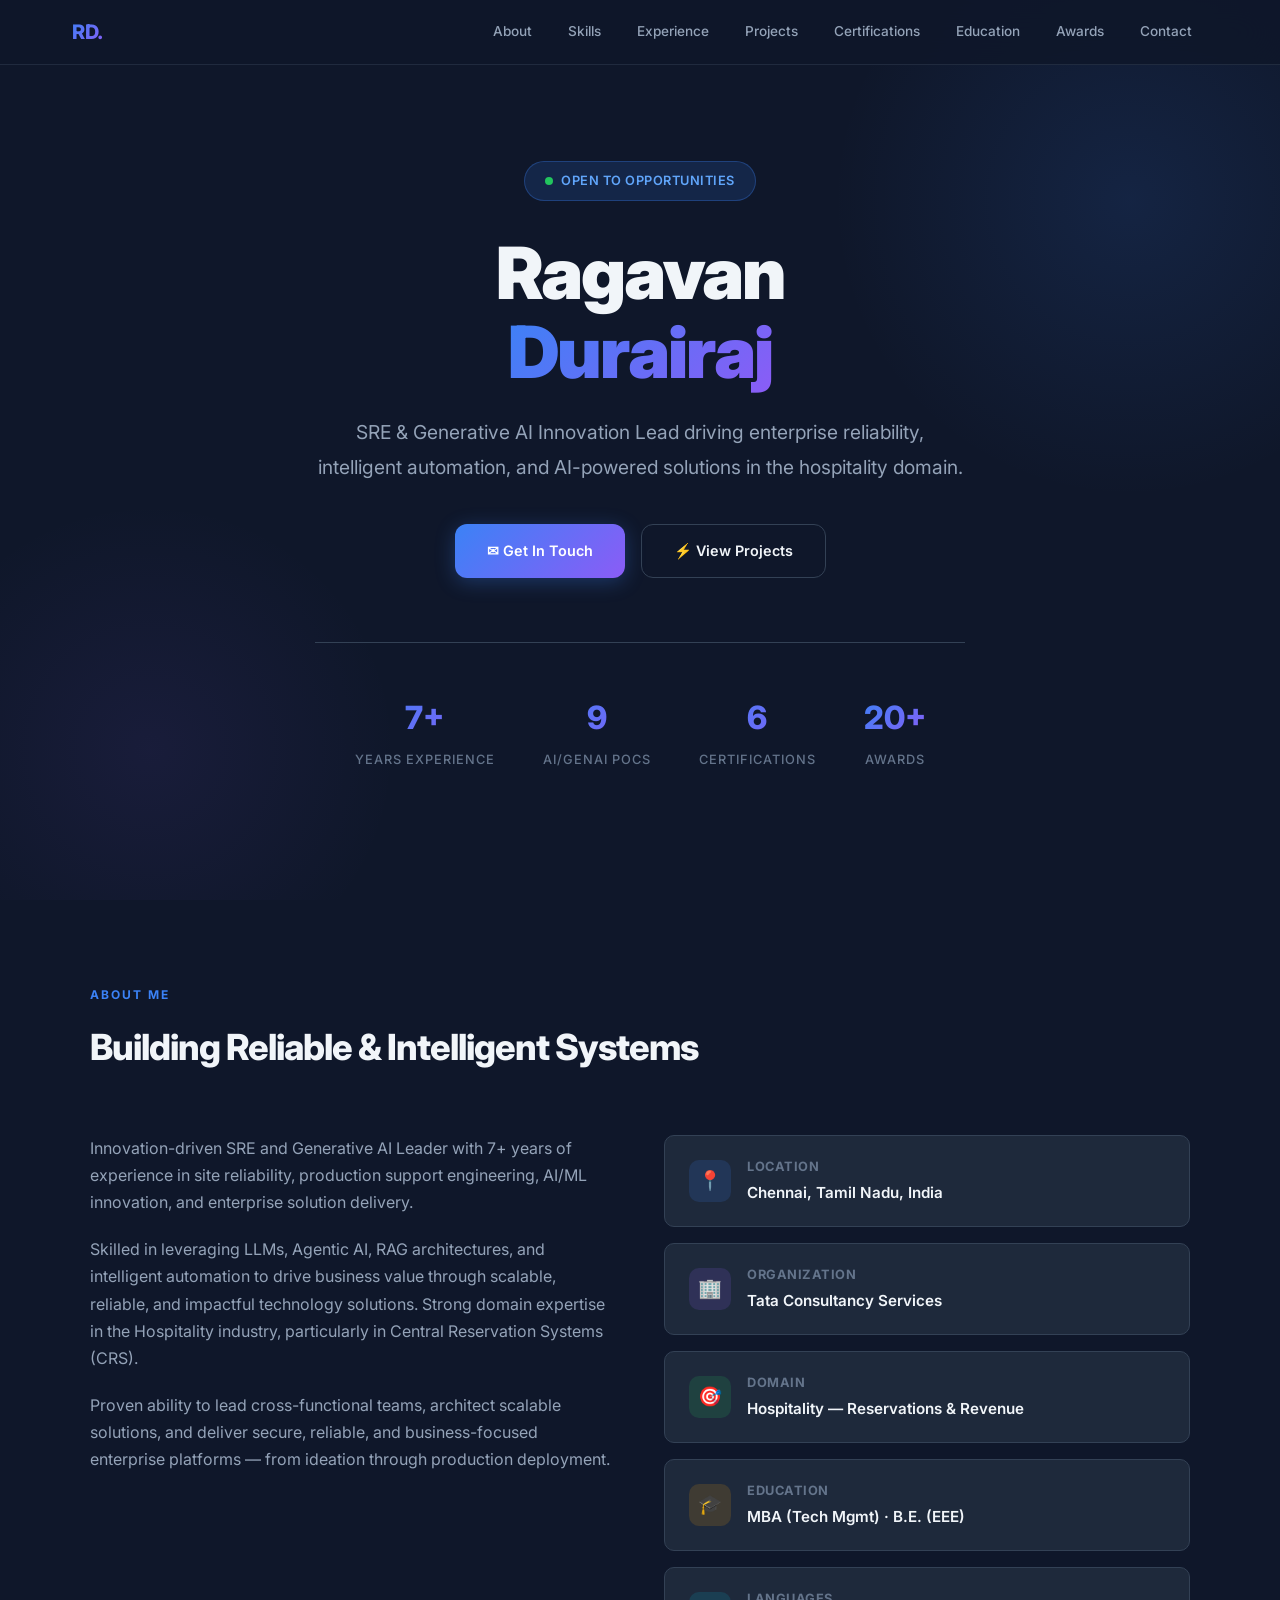
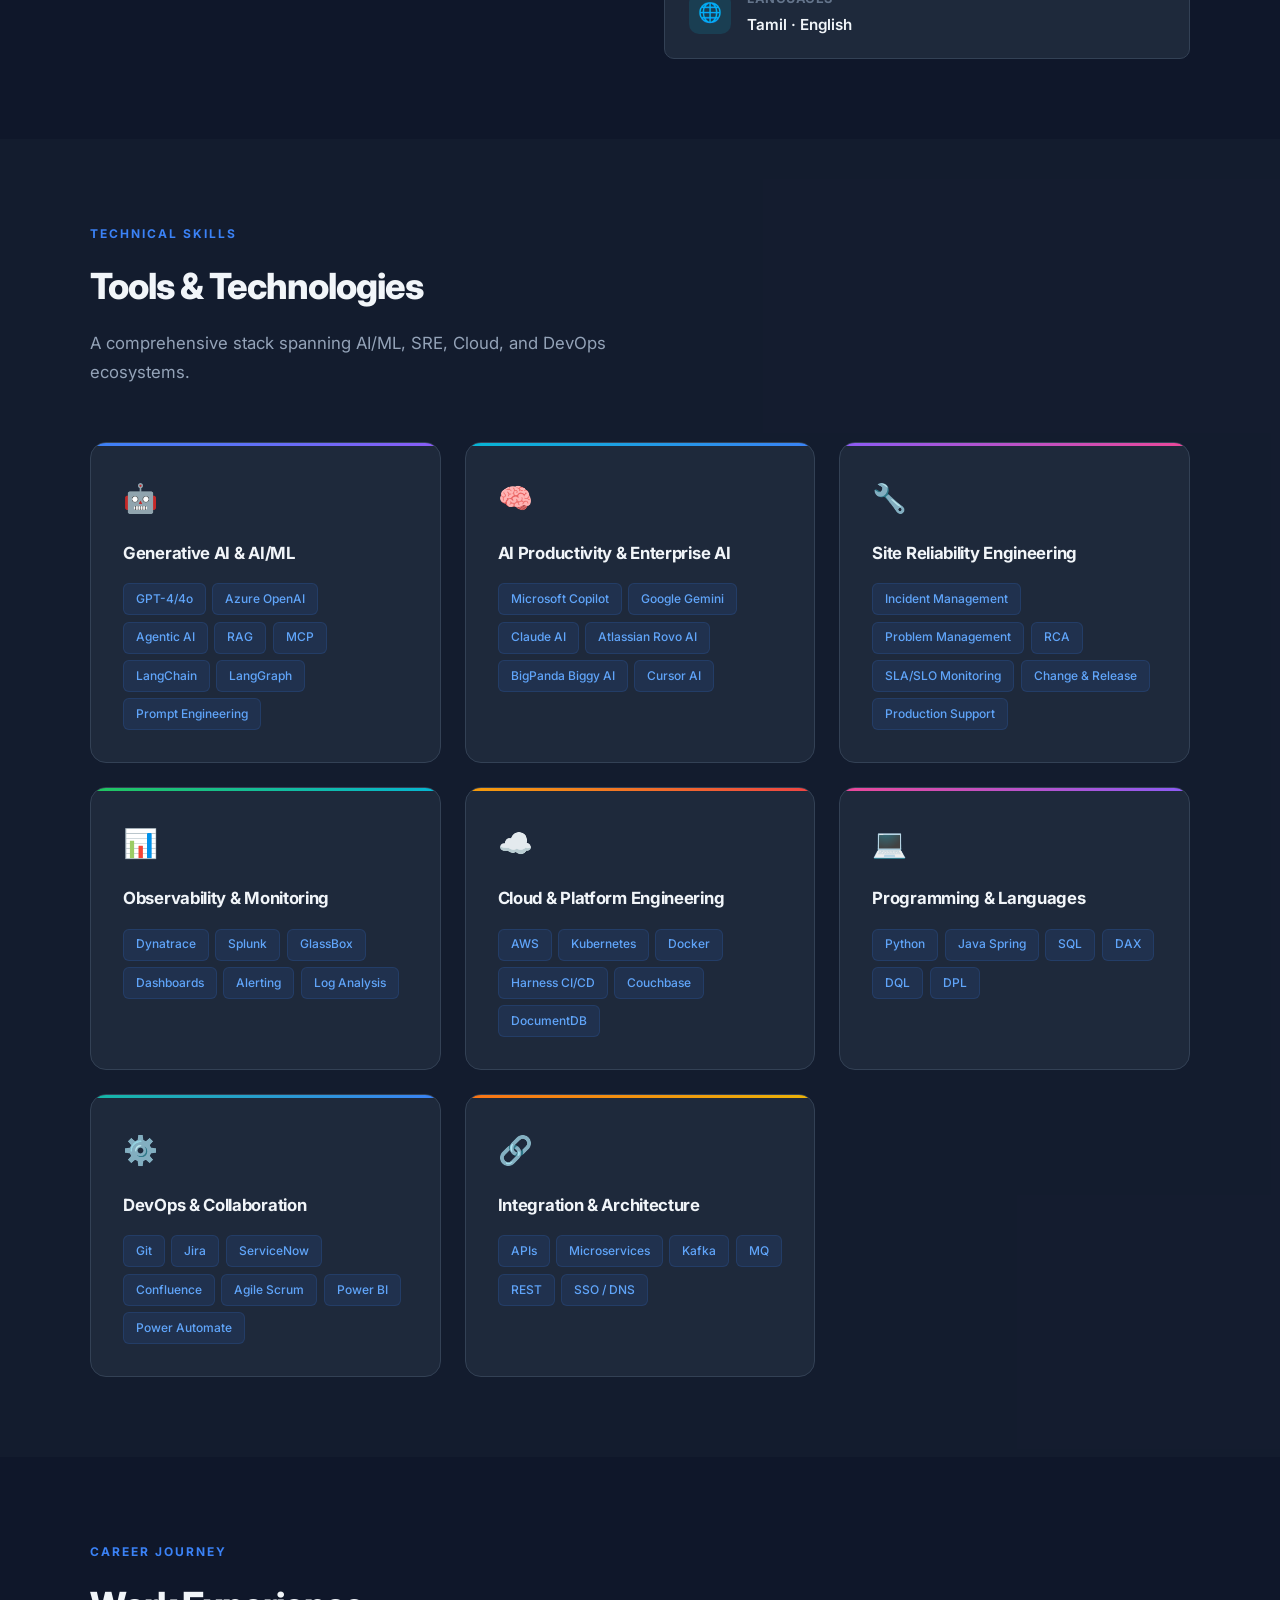
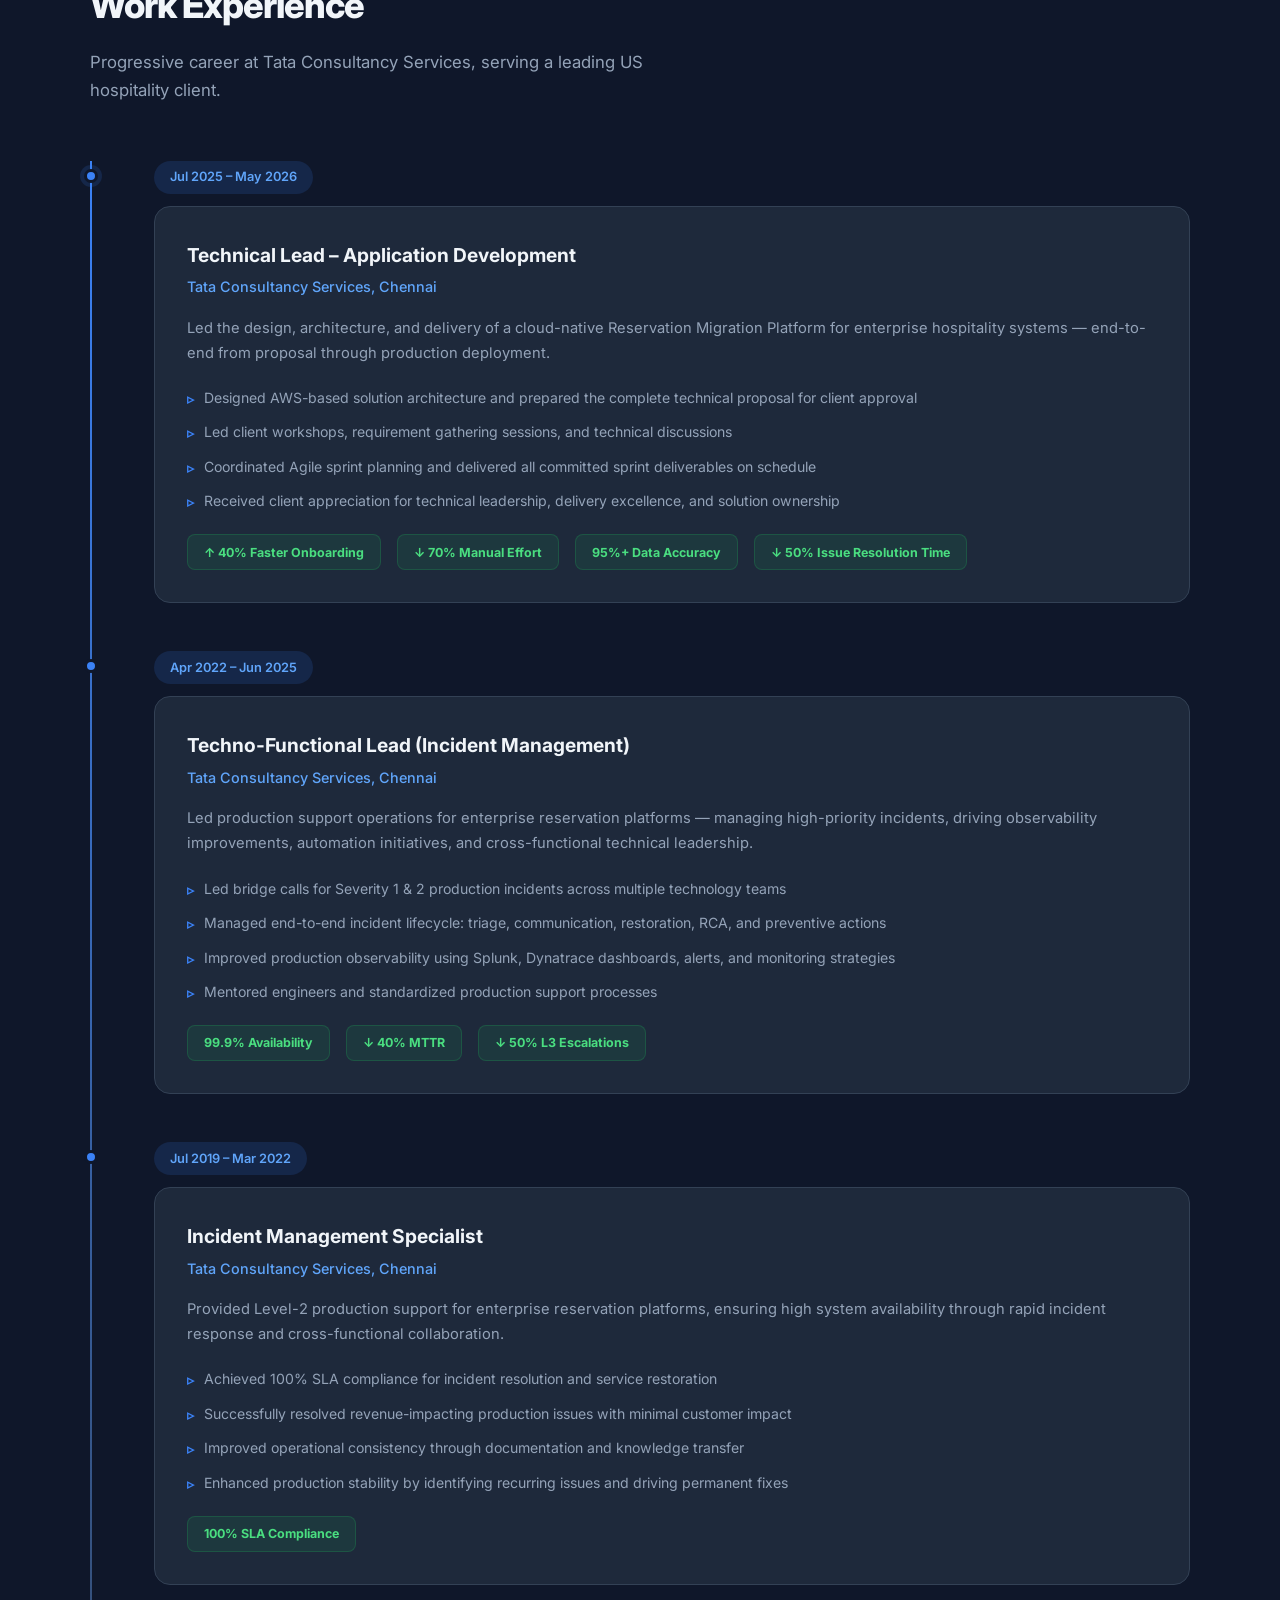
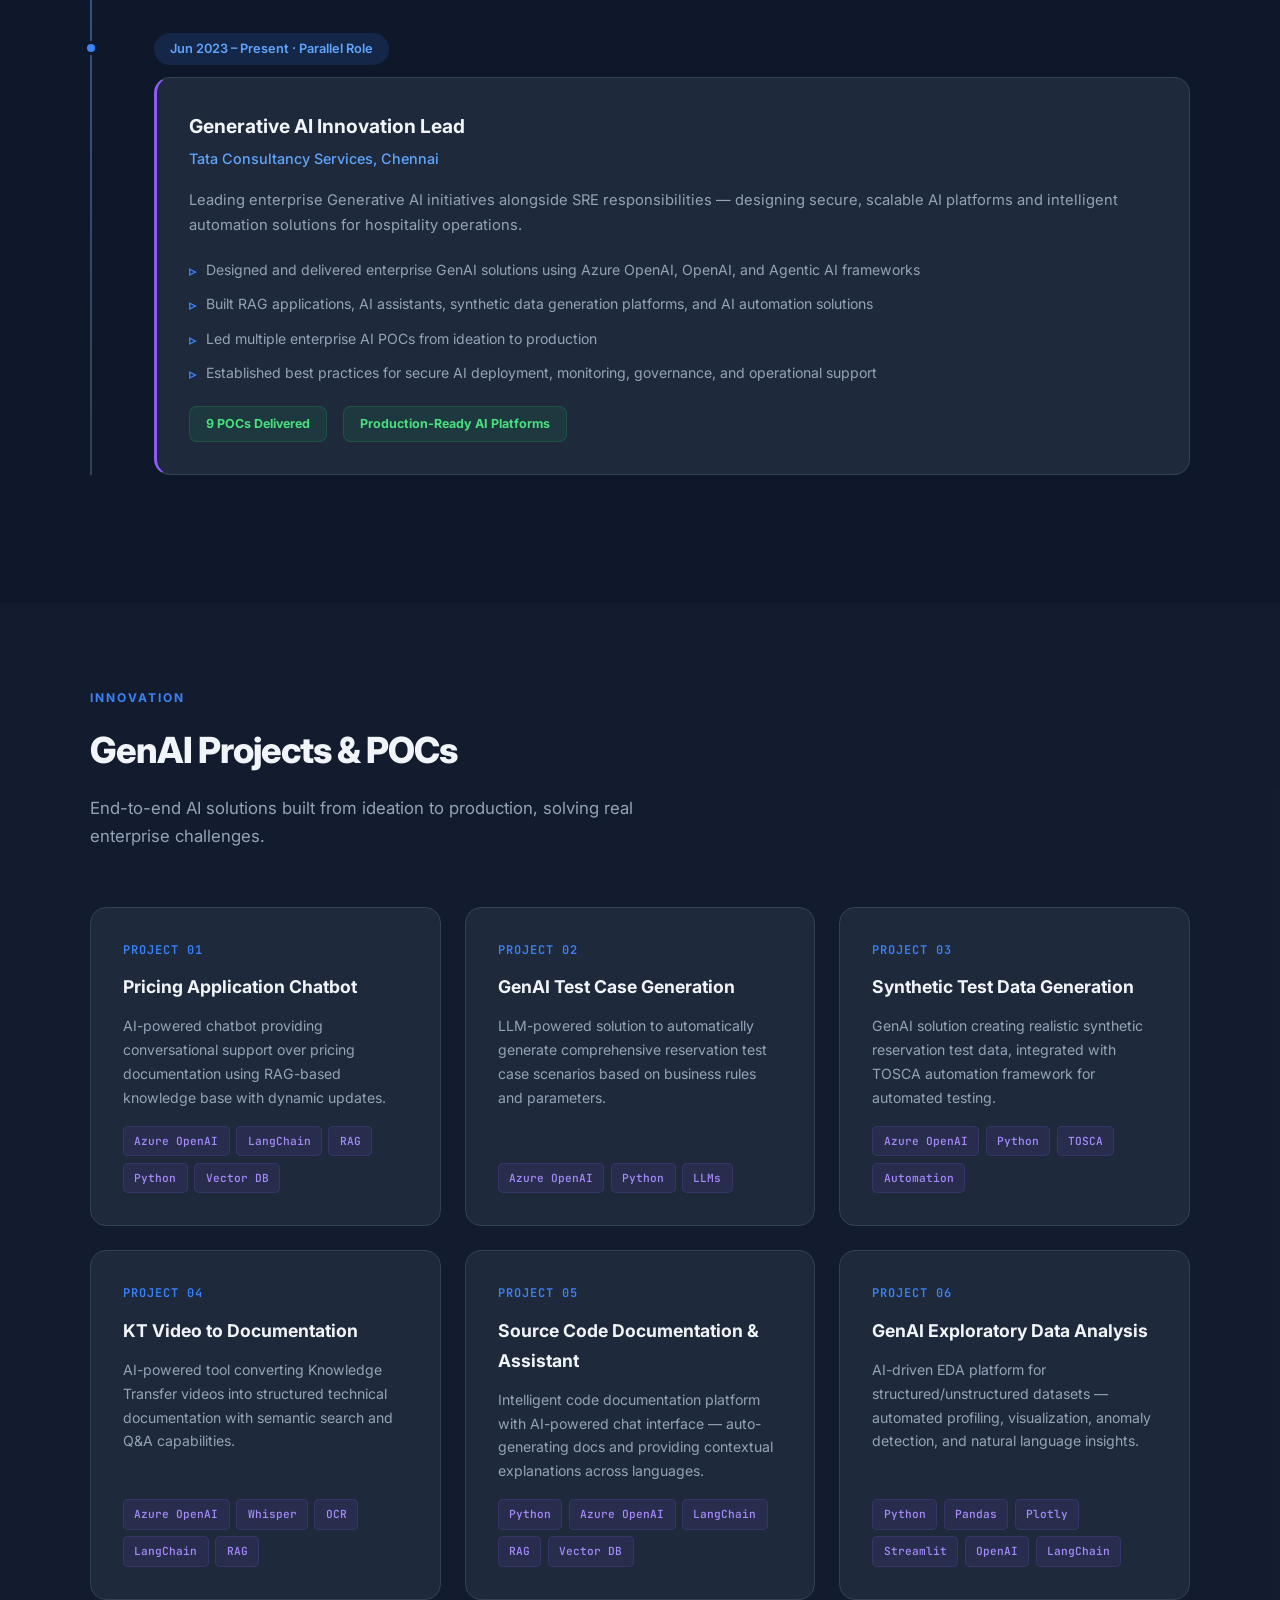
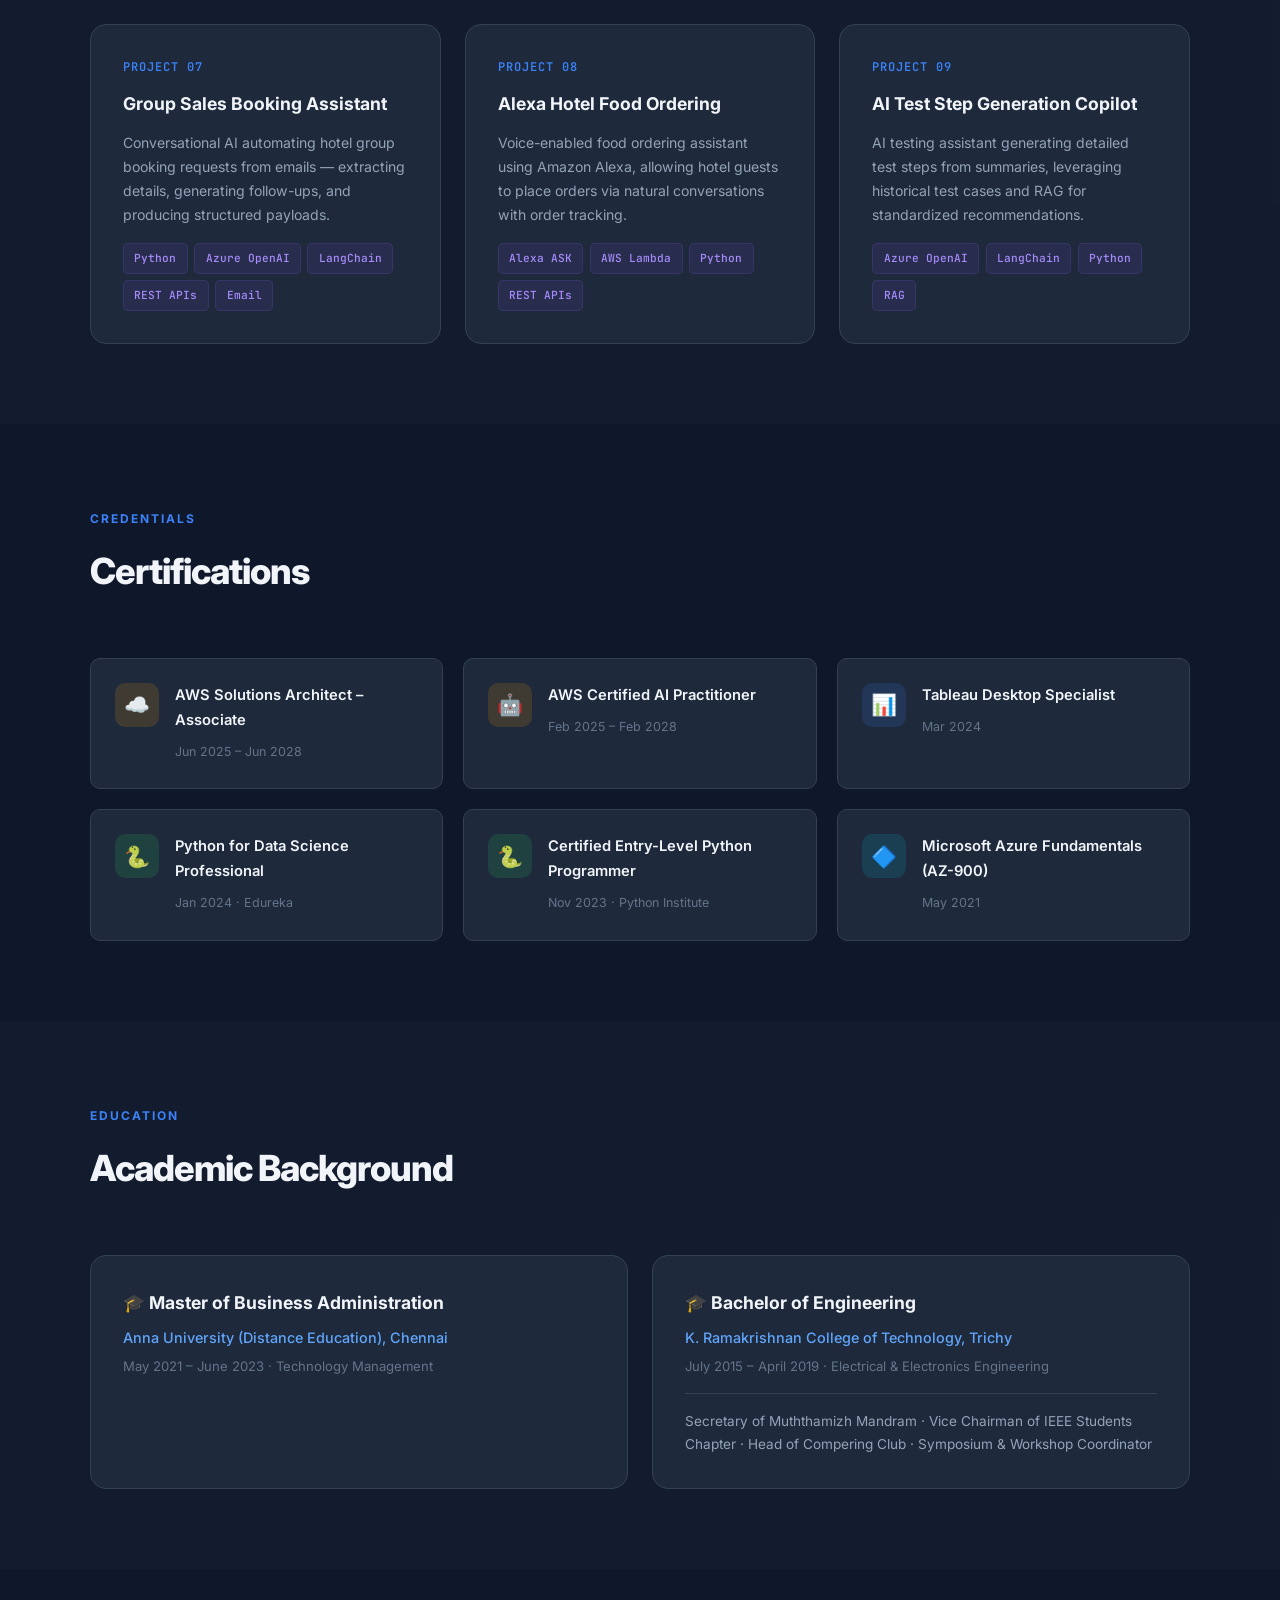
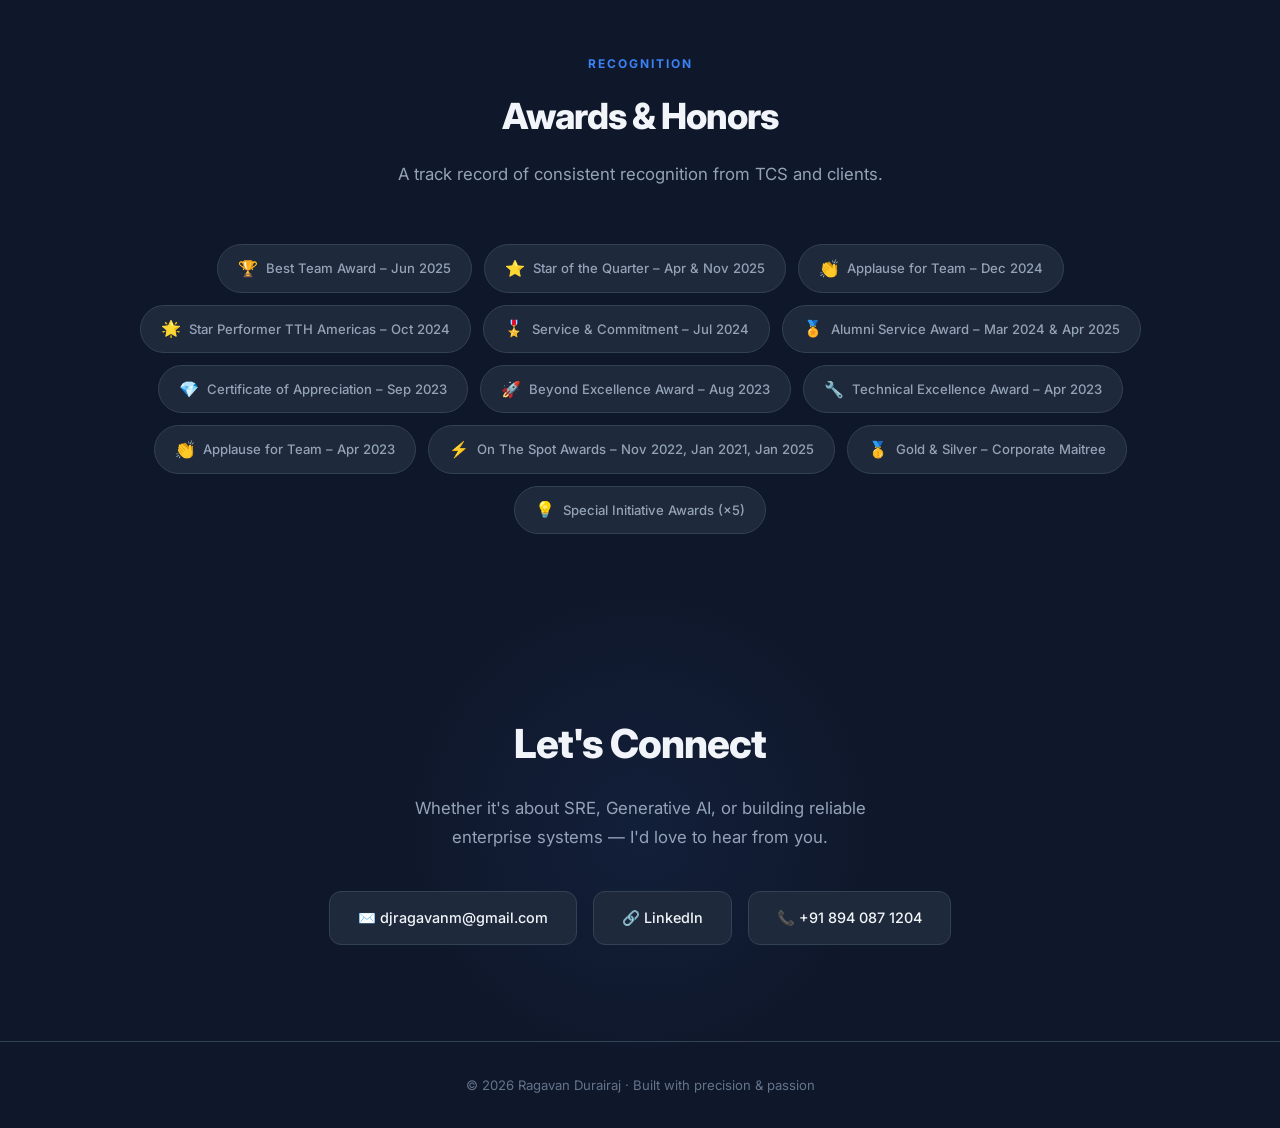
<file: Ragavan Durairaj — SRE & GenAI Innovation Lead.html>
<!DOCTYPE html>
<html lang="en">
<head>
    <meta charset="UTF-8">
    <meta name="viewport" content="width=device-width, initial-scale=1.0">
    <title>Ragavan Durairaj — SRE & GenAI Innovation Lead</title>
    <link rel="preconnect" href="https://fonts.googleapis.com">
    <link href="https://fonts.googleapis.com/css2?family=Inter:wght@300;400;500;600;700;800;900&family=JetBrains+Mono:wght@400;500&display=swap" rel="stylesheet">
    <style>
        /* ===== CSS RESET & VARIABLES ===== */
        *, *::before, *::after { margin: 0; padding: 0; box-sizing: border-box; }

        :root {
            --primary: #0f172a;
            --accent: #3b82f6;
            --accent-light: #60a5fa;
            --accent-glow: rgba(59, 130, 246, 0.15);
            --surface: #1e293b;
            --surface-light: #334155;
            --text: #f1f5f9;
            --text-muted: #94a3b8;
            --text-dim: #64748b;
            --border: #334155;
            --success: #22c55e;
            --warning: #f59e0b;
            --gradient-1: linear-gradient(135deg, #3b82f6, #8b5cf6);
            --gradient-2: linear-gradient(135deg, #06b6d4, #3b82f6);
            --gradient-3: linear-gradient(135deg, #8b5cf6, #ec4899);
            --radius: 16px;
            --radius-sm: 10px;
            --shadow: 0 4px 24px rgba(0,0,0,0.2);
            --shadow-lg: 0 12px 48px rgba(0,0,0,0.3);
            --transition: 0.3s cubic-bezier(0.4, 0, 0.2, 1);
        }

        html { scroll-behavior: smooth; font-size: 16px; }

        body {
            font-family: 'Inter', -apple-system, BlinkMacSystemFont, sans-serif;
            background: var(--primary);
            color: var(--text);
            line-height: 1.7;
            overflow-x: hidden;
        }

        /* ===== SCROLLBAR ===== */
        ::-webkit-scrollbar { width: 8px; }
        ::-webkit-scrollbar-track { background: var(--primary); }
        ::-webkit-scrollbar-thumb { background: var(--surface-light); border-radius: 4px; }
        ::-webkit-scrollbar-thumb:hover { background: var(--accent); }

        /* ===== NAVIGATION ===== */
        nav {
            position: fixed;
            top: 0;
            left: 0;
            right: 0;
            z-index: 1000;
            background: rgba(15, 23, 42, 0.85);
            backdrop-filter: blur(20px);
            border-bottom: 1px solid rgba(51, 65, 85, 0.5);
            transition: var(--transition);
        }

        nav .nav-inner {
            max-width: 1200px;
            margin: 0 auto;
            padding: 0 2rem;
            display: flex;
            align-items: center;
            justify-content: space-between;
            height: 64px;
        }

        .nav-logo {
            font-weight: 800;
            font-size: 1.25rem;
            background: var(--gradient-1);
            -webkit-background-clip: text;
            -webkit-text-fill-color: transparent;
            background-clip: text;
            letter-spacing: -0.5px;
        }

        .nav-links { display: flex; gap: 0.25rem; }

        .nav-links a {
            color: var(--text-muted);
            text-decoration: none;
            font-size: 0.85rem;
            font-weight: 500;
            padding: 0.5rem 1rem;
            border-radius: 8px;
            transition: var(--transition);
        }

        .nav-links a:hover {
            color: var(--text);
            background: var(--accent-glow);
        }

        .hamburger {
            display: none;
            flex-direction: column;
            gap: 5px;
            cursor: pointer;
            background: none;
            border: none;
            padding: 4px;
        }

        .hamburger span {
            width: 24px;
            height: 2px;
            background: var(--text);
            border-radius: 2px;
            transition: var(--transition);
        }

        /* ===== HERO ===== */
        .hero {
            min-height: 100vh;
            display: flex;
            align-items: center;
            justify-content: center;
            position: relative;
            padding: 6rem 2rem 4rem;
            overflow: hidden;
        }

        .hero::before {
            content: '';
            position: absolute;
            width: 600px;
            height: 600px;
            background: radial-gradient(circle, rgba(59,130,246,0.12) 0%, transparent 70%);
            top: -100px;
            right: -150px;
            pointer-events: none;
        }

        .hero::after {
            content: '';
            position: absolute;
            width: 500px;
            height: 500px;
            background: radial-gradient(circle, rgba(139,92,246,0.08) 0%, transparent 70%);
            bottom: -100px;
            left: -100px;
            pointer-events: none;
        }

        .hero-content {
            max-width: 820px;
            text-align: center;
            position: relative;
            z-index: 1;
            animation: fadeUp 0.8s ease-out;
        }

        @keyframes fadeUp {
            from { opacity: 0; transform: translateY(30px); }
            to { opacity: 1; transform: translateY(0); }
        }

        @keyframes fadeIn {
            from { opacity: 0; }
            to { opacity: 1; }
        }

        .hero-badge {
            display: inline-flex;
            align-items: center;
            gap: 0.5rem;
            background: var(--accent-glow);
            border: 1px solid rgba(59,130,246,0.3);
            color: var(--accent-light);
            font-size: 0.8rem;
            font-weight: 600;
            padding: 0.5rem 1.25rem;
            border-radius: 50px;
            margin-bottom: 2rem;
            letter-spacing: 0.5px;
            text-transform: uppercase;
        }

        .hero-badge .dot {
            width: 8px;
            height: 8px;
            background: var(--success);
            border-radius: 50%;
            animation: pulse 2s infinite;
        }

        @keyframes pulse {
            0%, 100% { opacity: 1; transform: scale(1); }
            50% { opacity: 0.5; transform: scale(1.5); }
        }

        .hero h1 {
            font-size: clamp(2.5rem, 6vw, 4.5rem);
            font-weight: 900;
            line-height: 1.1;
            letter-spacing: -2px;
            margin-bottom: 1.5rem;
        }

        .hero h1 .gradient-text {
            background: var(--gradient-1);
            -webkit-background-clip: text;
            -webkit-text-fill-color: transparent;
            background-clip: text;
        }

        .hero-subtitle {
            font-size: 1.2rem;
            color: var(--text-muted);
            max-width: 650px;
            margin: 0 auto 2.5rem;
            line-height: 1.8;
            font-weight: 400;
        }

        .hero-actions {
            display: flex;
            gap: 1rem;
            justify-content: center;
            flex-wrap: wrap;
        }

        .btn {
            display: inline-flex;
            align-items: center;
            gap: 0.5rem;
            padding: 0.85rem 2rem;
            border-radius: 12px;
            font-weight: 600;
            font-size: 0.9rem;
            text-decoration: none;
            transition: var(--transition);
            cursor: pointer;
            border: none;
        }

        .btn-primary {
            background: var(--gradient-1);
            color: white;
            box-shadow: 0 4px 20px rgba(59,130,246,0.3);
        }

        .btn-primary:hover {
            transform: translateY(-2px);
            box-shadow: 0 6px 30px rgba(59,130,246,0.45);
        }

        .btn-outline {
            background: transparent;
            color: var(--text);
            border: 1px solid var(--border);
        }

        .btn-outline:hover {
            border-color: var(--accent);
            background: var(--accent-glow);
        }

        .hero-stats {
            display: flex;
            justify-content: center;
            gap: 3rem;
            margin-top: 4rem;
            padding-top: 3rem;
            border-top: 1px solid var(--border);
        }

        .stat {
            text-align: center;
        }

        .stat-number {
            font-size: 2rem;
            font-weight: 800;
            background: var(--gradient-1);
            -webkit-background-clip: text;
            -webkit-text-fill-color: transparent;
            background-clip: text;
        }

        .stat-label {
            font-size: 0.8rem;
            color: var(--text-dim);
            text-transform: uppercase;
            letter-spacing: 1px;
            margin-top: 0.25rem;
            font-weight: 500;
        }

        /* ===== SECTIONS ===== */
        section {
            padding: 5rem 2rem;
        }

        .container {
            max-width: 1100px;
            margin: 0 auto;
        }

        .section-header {
            margin-bottom: 3.5rem;
        }

        .section-tag {
            display: inline-block;
            font-size: 0.75rem;
            font-weight: 700;
            text-transform: uppercase;
            letter-spacing: 2px;
            color: var(--accent);
            margin-bottom: 0.75rem;
        }

        .section-title {
            font-size: 2.25rem;
            font-weight: 800;
            letter-spacing: -1px;
            margin-bottom: 0.75rem;
        }

        .section-desc {
            color: var(--text-muted);
            font-size: 1.05rem;
            max-width: 600px;
        }

        /* ===== ABOUT ===== */
        .about-grid {
            display: grid;
            grid-template-columns: 1fr 1fr;
            gap: 3rem;
            align-items: start;
        }

        .about-text p {
            color: var(--text-muted);
            margin-bottom: 1.25rem;
            font-size: 1rem;
        }

        .about-details {
            display: grid;
            gap: 1rem;
        }

        .detail-card {
            background: var(--surface);
            border: 1px solid var(--border);
            border-radius: var(--radius-sm);
            padding: 1.25rem 1.5rem;
            display: flex;
            align-items: center;
            gap: 1rem;
            transition: var(--transition);
        }

        .detail-card:hover {
            border-color: var(--accent);
            transform: translateX(4px);
        }

        .detail-icon {
            width: 42px;
            height: 42px;
            border-radius: 10px;
            display: flex;
            align-items: center;
            justify-content: center;
            font-size: 1.2rem;
            flex-shrink: 0;
        }

        .detail-icon.blue { background: rgba(59,130,246,0.15); }
        .detail-icon.purple { background: rgba(139,92,246,0.15); }
        .detail-icon.green { background: rgba(34,197,94,0.15); }
        .detail-icon.orange { background: rgba(245,158,11,0.15); }
        .detail-icon.cyan { background: rgba(6,182,212,0.15); }

        .detail-info h4 {
            font-size: 0.8rem;
            color: var(--text-dim);
            text-transform: uppercase;
            letter-spacing: 0.5px;
            margin-bottom: 0.15rem;
        }

        .detail-info p {
            font-weight: 600;
            font-size: 0.95rem;
            color: var(--text);
        }

        /* ===== SKILLS ===== */
        .skills-grid {
            display: grid;
            grid-template-columns: repeat(auto-fit, minmax(320px, 1fr));
            gap: 1.5rem;
        }

        .skill-card {
            background: var(--surface);
            border: 1px solid var(--border);
            border-radius: var(--radius);
            padding: 2rem;
            transition: var(--transition);
            position: relative;
            overflow: hidden;
        }

        .skill-card::before {
            content: '';
            position: absolute;
            top: 0;
            left: 0;
            right: 0;
            height: 3px;
            border-radius: 3px 3px 0 0;
        }

        .skill-card:nth-child(1)::before { background: var(--gradient-1); }
        .skill-card:nth-child(2)::before { background: var(--gradient-2); }
        .skill-card:nth-child(3)::before { background: var(--gradient-3); }
        .skill-card:nth-child(4)::before { background: linear-gradient(135deg, #22c55e, #06b6d4); }
        .skill-card:nth-child(5)::before { background: linear-gradient(135deg, #f59e0b, #ef4444); }
        .skill-card:nth-child(6)::before { background: linear-gradient(135deg, #ec4899, #8b5cf6); }
        .skill-card:nth-child(7)::before { background: linear-gradient(135deg, #14b8a6, #3b82f6); }
        .skill-card:nth-child(8)::before { background: linear-gradient(135deg, #f97316, #eab308); }

        .skill-card:hover {
            border-color: var(--accent);
            transform: translateY(-4px);
            box-shadow: var(--shadow-lg);
        }

        .skill-card-icon {
            font-size: 1.75rem;
            margin-bottom: 1rem;
        }

        .skill-card h3 {
            font-size: 1.05rem;
            font-weight: 700;
            margin-bottom: 1rem;
            letter-spacing: -0.3px;
        }

        .skill-tags {
            display: flex;
            flex-wrap: wrap;
            gap: 0.4rem;
        }

        .skill-tag {
            background: rgba(59,130,246,0.1);
            color: var(--accent-light);
            font-size: 0.75rem;
            font-weight: 500;
            padding: 0.3rem 0.75rem;
            border-radius: 6px;
            border: 1px solid rgba(59,130,246,0.15);
        }

        /* ===== EXPERIENCE ===== */
        .timeline {
            position: relative;
            padding-left: 2rem;
        }

        .timeline::before {
            content: '';
            position: absolute;
            left: 0;
            top: 0;
            bottom: 0;
            width: 2px;
            background: linear-gradient(to bottom, var(--accent), var(--border));
        }

        .timeline-item {
            position: relative;
            margin-bottom: 3rem;
            padding-left: 2rem;
        }

        .timeline-item::before {
            content: '';
            position: absolute;
            left: -2rem;
            top: 0.5rem;
            width: 14px;
            height: 14px;
            background: var(--accent);
            border-radius: 50%;
            border: 3px solid var(--primary);
            transform: translateX(-6px);
            z-index: 1;
        }

        .timeline-item:first-child::before {
            box-shadow: 0 0 0 4px var(--accent-glow);
        }

        .timeline-date {
            display: inline-flex;
            align-items: center;
            gap: 0.5rem;
            font-size: 0.8rem;
            font-weight: 600;
            color: var(--accent-light);
            background: var(--accent-glow);
            padding: 0.35rem 1rem;
            border-radius: 50px;
            margin-bottom: 0.75rem;
        }

        .timeline-card {
            background: var(--surface);
            border: 1px solid var(--border);
            border-radius: var(--radius);
            padding: 2rem;
            transition: var(--transition);
        }

        .timeline-card:hover {
            border-color: var(--accent);
        }

        .timeline-card h3 {
            font-size: 1.2rem;
            font-weight: 700;
            margin-bottom: 0.25rem;
        }

        .timeline-card .company {
            color: var(--accent-light);
            font-weight: 500;
            font-size: 0.9rem;
            margin-bottom: 1rem;
        }

        .timeline-card p {
            color: var(--text-muted);
            font-size: 0.92rem;
            margin-bottom: 1.25rem;
        }

        .achievement-list {
            list-style: none;
            display: grid;
            gap: 0.6rem;
        }

        .achievement-list li {
            display: flex;
            align-items: flex-start;
            gap: 0.6rem;
            font-size: 0.88rem;
            color: var(--text-muted);
        }

        .achievement-list li::before {
            content: '▹';
            color: var(--accent);
            font-weight: 700;
            flex-shrink: 0;
            margin-top: 1px;
        }

        .metrics-row {
            display: flex;
            flex-wrap: wrap;
            gap: 1rem;
            margin-top: 1.25rem;
        }

        .metric-badge {
            background: rgba(34,197,94,0.1);
            border: 1px solid rgba(34,197,94,0.2);
            color: #4ade80;
            font-size: 0.78rem;
            font-weight: 700;
            padding: 0.4rem 1rem;
            border-radius: 8px;
        }

        /* ===== PROJECTS ===== */
        .projects-grid {
            display: grid;
            grid-template-columns: repeat(auto-fit, minmax(340px, 1fr));
            gap: 1.5rem;
        }

        .project-card {
            background: var(--surface);
            border: 1px solid var(--border);
            border-radius: var(--radius);
            padding: 2rem;
            transition: var(--transition);
            display: flex;
            flex-direction: column;
        }

        .project-card:hover {
            border-color: var(--accent);
            transform: translateY(-4px);
            box-shadow: var(--shadow-lg);
        }

        .project-number {
            font-family: 'JetBrains Mono', monospace;
            font-size: 0.75rem;
            color: var(--accent);
            font-weight: 600;
            margin-bottom: 0.75rem;
            letter-spacing: 1px;
        }

        .project-card h3 {
            font-size: 1.1rem;
            font-weight: 700;
            margin-bottom: 0.75rem;
        }

        .project-card p {
            color: var(--text-muted);
            font-size: 0.88rem;
            margin-bottom: 1rem;
            flex-grow: 1;
        }

        .project-tech {
            display: flex;
            flex-wrap: wrap;
            gap: 0.4rem;
            margin-top: auto;
        }

        .project-tech span {
            font-family: 'JetBrains Mono', monospace;
            background: rgba(139,92,246,0.1);
            color: #a78bfa;
            font-size: 0.7rem;
            font-weight: 500;
            padding: 0.3rem 0.65rem;
            border-radius: 5px;
            border: 1px solid rgba(139,92,246,0.15);
        }

        /* ===== CERTIFICATIONS ===== */
        .certs-grid {
            display: grid;
            grid-template-columns: repeat(auto-fit, minmax(300px, 1fr));
            gap: 1.25rem;
        }

        .cert-card {
            background: var(--surface);
            border: 1px solid var(--border);
            border-radius: var(--radius-sm);
            padding: 1.5rem;
            display: flex;
            align-items: flex-start;
            gap: 1rem;
            transition: var(--transition);
        }

        .cert-card:hover {
            border-color: var(--accent);
            transform: translateY(-2px);
        }

        .cert-icon {
            width: 44px;
            height: 44px;
            border-radius: 10px;
            display: flex;
            align-items: center;
            justify-content: center;
            font-size: 1.3rem;
            flex-shrink: 0;
        }

        .cert-icon.aws { background: rgba(245,158,11,0.15); }
        .cert-icon.tableau { background: rgba(59,130,246,0.15); }
        .cert-icon.python { background: rgba(34,197,94,0.15); }
        .cert-icon.azure { background: rgba(6,182,212,0.15); }

        .cert-info h4 {
            font-size: 0.92rem;
            font-weight: 600;
            margin-bottom: 0.25rem;
        }

        .cert-info .cert-date {
            font-size: 0.78rem;
            color: var(--text-dim);
        }

        /* ===== EDUCATION ===== */
        .edu-grid {
            display: grid;
            grid-template-columns: 1fr 1fr;
            gap: 1.5rem;
        }

        .edu-card {
            background: var(--surface);
            border: 1px solid var(--border);
            border-radius: var(--radius);
            padding: 2rem;
            transition: var(--transition);
        }

        .edu-card:hover { border-color: var(--accent); }

        .edu-card .edu-degree {
            font-size: 1.1rem;
            font-weight: 700;
            margin-bottom: 0.5rem;
        }

        .edu-card .edu-school {
            color: var(--accent-light);
            font-size: 0.9rem;
            font-weight: 500;
            margin-bottom: 0.25rem;
        }

        .edu-card .edu-year {
            color: var(--text-dim);
            font-size: 0.82rem;
        }

        .edu-card .edu-extra {
            margin-top: 1rem;
            padding-top: 1rem;
            border-top: 1px solid var(--border);
            color: var(--text-muted);
            font-size: 0.85rem;
        }

        /* ===== AWARDS ===== */
        .awards-marquee {
            display: flex;
            flex-wrap: wrap;
            gap: 0.75rem;
            justify-content: center;
        }

        .award-chip {
            display: inline-flex;
            align-items: center;
            gap: 0.5rem;
            background: var(--surface);
            border: 1px solid var(--border);
            padding: 0.6rem 1.25rem;
            border-radius: 50px;
            font-size: 0.82rem;
            color: var(--text-muted);
            font-weight: 500;
            transition: var(--transition);
        }

        .award-chip:hover {
            border-color: var(--warning);
            color: var(--text);
        }

        .award-chip .award-emoji {
            font-size: 1rem;
        }

        /* ===== CONTACT ===== */
        .contact-section {
            text-align: center;
            padding: 6rem 2rem;
            position: relative;
        }

        .contact-section::before {
            content: '';
            position: absolute;
            width: 500px;
            height: 500px;
            background: radial-gradient(circle, rgba(59,130,246,0.08) 0%, transparent 70%);
            top: 50%;
            left: 50%;
            transform: translate(-50%, -50%);
            pointer-events: none;
        }

        .contact-title {
            font-size: 2.5rem;
            font-weight: 800;
            margin-bottom: 1rem;
            letter-spacing: -1px;
        }

        .contact-desc {
            color: var(--text-muted);
            font-size: 1.05rem;
            margin-bottom: 2.5rem;
            max-width: 500px;
            margin-left: auto;
            margin-right: auto;
        }

        .contact-links {
            display: flex;
            justify-content: center;
            gap: 1rem;
            flex-wrap: wrap;
        }

        .contact-link {
            display: inline-flex;
            align-items: center;
            gap: 0.6rem;
            background: var(--surface);
            border: 1px solid var(--border);
            color: var(--text);
            text-decoration: none;
            padding: 0.85rem 1.75rem;
            border-radius: 12px;
            font-weight: 500;
            font-size: 0.9rem;
            transition: var(--transition);
        }

        .contact-link:hover {
            border-color: var(--accent);
            background: var(--accent-glow);
            transform: translateY(-2px);
        }

        /* ===== FOOTER ===== */
        footer {
            text-align: center;
            padding: 2rem;
            border-top: 1px solid var(--border);
            color: var(--text-dim);
            font-size: 0.82rem;
        }

        footer a { color: var(--accent-light); text-decoration: none; }

        /* ===== SCROLL ANIMATIONS ===== */
        .reveal {
            opacity: 0;
            transform: translateY(30px);
            transition: opacity 0.6s ease, transform 0.6s ease;
        }

        .reveal.visible {
            opacity: 1;
            transform: translateY(0);
        }

        /* ===== RESPONSIVE ===== */
        @media (max-width: 768px) {
            .nav-links {
                display: none;
                position: absolute;
                top: 64px;
                left: 0;
                right: 0;
                background: rgba(15,23,42,0.98);
                flex-direction: column;
                padding: 1rem;
                border-bottom: 1px solid var(--border);
            }

            .nav-links.open { display: flex; }

            .hamburger { display: flex; }

            .hero-stats { gap: 1.5rem; }

            .about-grid { grid-template-columns: 1fr; }

            .skills-grid { grid-template-columns: 1fr; }

            .projects-grid { grid-template-columns: 1fr; }

            .edu-grid { grid-template-columns: 1fr; }

            .certs-grid { grid-template-columns: 1fr; }

            .section-title { font-size: 1.75rem; }

            section { padding: 3.5rem 1.25rem; }
        }
    </style>
</head>
<body>

<!-- ===== NAVIGATION ===== -->
<nav>
    <div class="nav-inner">
        <div class="nav-logo">RD.</div>
        <div class="nav-links" id="navLinks">
            <a href="#about">About</a>
            <a href="#skills">Skills</a>
            <a href="#experience">Experience</a>
            <a href="#projects">Projects</a>
            <a href="#certifications">Certifications</a>
            <a href="#education">Education</a>
            <a href="#awards">Awards</a>
            <a href="#contact">Contact</a>
        </div>
        <button class="hamburger" onclick="document.getElementById('navLinks').classList.toggle('open')" aria-label="Toggle menu">
            <span></span><span></span><span></span>
        </button>
    </div>
</nav>

<!-- ===== HERO ===== -->
<section class="hero" id="hero">
    <div class="hero-content">
        <div class="hero-badge">
            <span class="dot"></span>
            Open to Opportunities
        </div>
        <h1>Ragavan<br><span class="gradient-text">Durairaj</span></h1>
        <p class="hero-subtitle">
            SRE & Generative AI Innovation Lead driving enterprise reliability, intelligent automation, and AI-powered solutions in the hospitality domain.
        </p>
        <div class="hero-actions">
            <a href="#contact" class="btn btn-primary">✉ Get In Touch</a>
            <a href="#projects" class="btn btn-outline">⚡ View Projects</a>
        </div>
        <div class="hero-stats">
            <div class="stat">
                <div class="stat-number">7+</div>
                <div class="stat-label">Years Experience</div>
            </div>
            <div class="stat">
                <div class="stat-number">9</div>
                <div class="stat-label">AI/GenAI POCs</div>
            </div>
            <div class="stat">
                <div class="stat-number">6</div>
                <div class="stat-label">Certifications</div>
            </div>
            <div class="stat">
                <div class="stat-number">20+</div>
                <div class="stat-label">Awards</div>
            </div>
        </div>
    </div>
</section>

<!-- ===== ABOUT ===== -->
<section id="about">
    <div class="container">
        <div class="section-header reveal">
            <span class="section-tag">About Me</span>
            <h2 class="section-title">Building Reliable & Intelligent Systems</h2>
        </div>
        <div class="about-grid">
            <div class="about-text reveal">
                <p>
                    Innovation-driven SRE and Generative AI Leader with 7+ years of experience in site reliability, production support engineering, AI/ML innovation, and enterprise solution delivery.
                </p>
                <p>
                    Skilled in leveraging LLMs, Agentic AI, RAG architectures, and intelligent automation to drive business value through scalable, reliable, and impactful technology solutions. Strong domain expertise in the Hospitality industry, particularly in Central Reservation Systems (CRS).
                </p>
                <p>
                    Proven ability to lead cross-functional teams, architect scalable solutions, and deliver secure, reliable, and business-focused enterprise platforms — from ideation through production deployment.
                </p>
            </div>
            <div class="about-details reveal">
                <div class="detail-card">
                    <div class="detail-icon blue">📍</div>
                    <div class="detail-info">
                        <h4>Location</h4>
                        <p>Chennai, Tamil Nadu, India</p>
                    </div>
                </div>
                <div class="detail-card">
                    <div class="detail-icon purple">🏢</div>
                    <div class="detail-info">
                        <h4>Organization</h4>
                        <p>Tata Consultancy Services</p>
                    </div>
                </div>
                <div class="detail-card">
                    <div class="detail-icon green">🎯</div>
                    <div class="detail-info">
                        <h4>Domain</h4>
                        <p>Hospitality — Reservations & Revenue</p>
                    </div>
                </div>
                <div class="detail-card">
                    <div class="detail-icon orange">🎓</div>
                    <div class="detail-info">
                        <h4>Education</h4>
                        <p>MBA (Tech Mgmt) · B.E. (EEE)</p>
                    </div>
                </div>
                <div class="detail-card">
                    <div class="detail-icon cyan">🌐</div>
                    <div class="detail-info">
                        <h4>Languages</h4>
                        <p>Tamil · English</p>
                    </div>
                </div>
            </div>
        </div>
    </div>
</section>

<!-- ===== SKILLS ===== -->
<section id="skills" style="background: rgba(30,41,59,0.3);">
    <div class="container">
        <div class="section-header reveal">
            <span class="section-tag">Technical Skills</span>
            <h2 class="section-title">Tools & Technologies</h2>
            <p class="section-desc">A comprehensive stack spanning AI/ML, SRE, Cloud, and DevOps ecosystems.</p>
        </div>
        <div class="skills-grid">
            <div class="skill-card reveal">
                <div class="skill-card-icon">🤖</div>
                <h3>Generative AI & AI/ML</h3>
                <div class="skill-tags">
                    <span class="skill-tag">GPT-4/4o</span>
                    <span class="skill-tag">Azure OpenAI</span>
                    <span class="skill-tag">Agentic AI</span>
                    <span class="skill-tag">RAG</span>
                    <span class="skill-tag">MCP</span>
                    <span class="skill-tag">LangChain</span>
                    <span class="skill-tag">LangGraph</span>
                    <span class="skill-tag">Prompt Engineering</span>
                </div>
            </div>
            <div class="skill-card reveal">
                <div class="skill-card-icon">🧠</div>
                <h3>AI Productivity & Enterprise AI</h3>
                <div class="skill-tags">
                    <span class="skill-tag">Microsoft Copilot</span>
                    <span class="skill-tag">Google Gemini</span>
                    <span class="skill-tag">Claude AI</span>
                    <span class="skill-tag">Atlassian Rovo AI</span>
                    <span class="skill-tag">BigPanda Biggy AI</span>
                    <span class="skill-tag">Cursor AI</span>
                </div>
            </div>
            <div class="skill-card reveal">
                <div class="skill-card-icon">🔧</div>
                <h3>Site Reliability Engineering</h3>
                <div class="skill-tags">
                    <span class="skill-tag">Incident Management</span>
                    <span class="skill-tag">Problem Management</span>
                    <span class="skill-tag">RCA</span>
                    <span class="skill-tag">SLA/SLO Monitoring</span>
                    <span class="skill-tag">Change & Release</span>
                    <span class="skill-tag">Production Support</span>
                </div>
            </div>
            <div class="skill-card reveal">
                <div class="skill-card-icon">📊</div>
                <h3>Observability & Monitoring</h3>
                <div class="skill-tags">
                    <span class="skill-tag">Dynatrace</span>
                    <span class="skill-tag">Splunk</span>
                    <span class="skill-tag">GlassBox</span>
                    <span class="skill-tag">Dashboards</span>
                    <span class="skill-tag">Alerting</span>
                    <span class="skill-tag">Log Analysis</span>
                </div>
            </div>
            <div class="skill-card reveal">
                <div class="skill-card-icon">☁️</div>
                <h3>Cloud & Platform Engineering</h3>
                <div class="skill-tags">
                    <span class="skill-tag">AWS</span>
                    <span class="skill-tag">Kubernetes</span>
                    <span class="skill-tag">Docker</span>
                    <span class="skill-tag">Harness CI/CD</span>
                    <span class="skill-tag">Couchbase</span>
                    <span class="skill-tag">DocumentDB</span>
                </div>
            </div>
            <div class="skill-card reveal">
                <div class="skill-card-icon">💻</div>
                <h3>Programming & Languages</h3>
                <div class="skill-tags">
                    <span class="skill-tag">Python</span>
                    <span class="skill-tag">Java Spring</span>
                    <span class="skill-tag">SQL</span>
                    <span class="skill-tag">DAX</span>
                    <span class="skill-tag">DQL</span>
                    <span class="skill-tag">DPL</span>
                </div>
            </div>
            <div class="skill-card reveal">
                <div class="skill-card-icon">⚙️</div>
                <h3>DevOps & Collaboration</h3>
                <div class="skill-tags">
                    <span class="skill-tag">Git</span>
                    <span class="skill-tag">Jira</span>
                    <span class="skill-tag">ServiceNow</span>
                    <span class="skill-tag">Confluence</span>
                    <span class="skill-tag">Agile Scrum</span>
                    <span class="skill-tag">Power BI</span>
                    <span class="skill-tag">Power Automate</span>
                </div>
            </div>
            <div class="skill-card reveal">
                <div class="skill-card-icon">🔗</div>
                <h3>Integration & Architecture</h3>
                <div class="skill-tags">
                    <span class="skill-tag">APIs</span>
                    <span class="skill-tag">Microservices</span>
                    <span class="skill-tag">Kafka</span>
                    <span class="skill-tag">MQ</span>
                    <span class="skill-tag">REST</span>
                    <span class="skill-tag">SSO / DNS</span>
                </div>
            </div>
        </div>
    </div>
</section>

<!-- ===== EXPERIENCE ===== -->
<section id="experience">
    <div class="container">
        <div class="section-header reveal">
            <span class="section-tag">Career Journey</span>
            <h2 class="section-title">Work Experience</h2>
            <p class="section-desc">Progressive career at Tata Consultancy Services, serving a leading US hospitality client.</p>
        </div>

        <div class="timeline">
            <!-- Role 1 -->
            <div class="timeline-item reveal">
                <span class="timeline-date">Jul 2025 – May 2026</span>
                <div class="timeline-card">
                    <h3>Technical Lead – Application Development</h3>
                    <div class="company">Tata Consultancy Services, Chennai</div>
                    <p>Led the design, architecture, and delivery of a cloud-native Reservation Migration Platform for enterprise hospitality systems — end-to-end from proposal through production deployment.</p>
                    <ul class="achievement-list">
                        <li>Designed AWS-based solution architecture and prepared the complete technical proposal for client approval</li>
                        <li>Led client workshops, requirement gathering sessions, and technical discussions</li>
                        <li>Coordinated Agile sprint planning and delivered all committed sprint deliverables on schedule</li>
                        <li>Received client appreciation for technical leadership, delivery excellence, and solution ownership</li>
                    </ul>
                    <div class="metrics-row">
                        <span class="metric-badge">↑ 40% Faster Onboarding</span>
                        <span class="metric-badge">↓ 70% Manual Effort</span>
                        <span class="metric-badge">95%+ Data Accuracy</span>
                        <span class="metric-badge">↓ 50% Issue Resolution Time</span>
                    </div>
                </div>
            </div>

            <!-- Role 2 -->
            <div class="timeline-item reveal">
                <span class="timeline-date">Apr 2022 – Jun 2025</span>
                <div class="timeline-card">
                    <h3>Techno-Functional Lead (Incident Management)</h3>
                    <div class="company">Tata Consultancy Services, Chennai</div>
                    <p>Led production support operations for enterprise reservation platforms — managing high-priority incidents, driving observability improvements, automation initiatives, and cross-functional technical leadership.</p>
                    <ul class="achievement-list">
                        <li>Led bridge calls for Severity 1 & 2 production incidents across multiple technology teams</li>
                        <li>Managed end-to-end incident lifecycle: triage, communication, restoration, RCA, and preventive actions</li>
                        <li>Improved production observability using Splunk, Dynatrace dashboards, alerts, and monitoring strategies</li>
                        <li>Mentored engineers and standardized production support processes</li>
                    </ul>
                    <div class="metrics-row">
                        <span class="metric-badge">99.9% Availability</span>
                        <span class="metric-badge">↓ 40% MTTR</span>
                        <span class="metric-badge">↓ 50% L3 Escalations</span>
                    </div>
                </div>
            </div>

            <!-- Role 3 -->
            <div class="timeline-item reveal">
                <span class="timeline-date">Jul 2019 – Mar 2022</span>
                <div class="timeline-card">
                    <h3>Incident Management Specialist</h3>
                    <div class="company">Tata Consultancy Services, Chennai</div>
                    <p>Provided Level-2 production support for enterprise reservation platforms, ensuring high system availability through rapid incident response and cross-functional collaboration.</p>
                    <ul class="achievement-list">
                        <li>Achieved 100% SLA compliance for incident resolution and service restoration</li>
                        <li>Successfully resolved revenue-impacting production issues with minimal customer impact</li>
                        <li>Improved operational consistency through documentation and knowledge transfer</li>
                        <li>Enhanced production stability by identifying recurring issues and driving permanent fixes</li>
                    </ul>
                    <div class="metrics-row">
                        <span class="metric-badge">100% SLA Compliance</span>
                    </div>
                </div>
            </div>

            <!-- Parallel Role -->
            <div class="timeline-item reveal">
                <span class="timeline-date">Jun 2023 – Present · Parallel Role</span>
                <div class="timeline-card" style="border-left: 3px solid #8b5cf6;">
                    <h3>Generative AI Innovation Lead</h3>
                    <div class="company">Tata Consultancy Services, Chennai</div>
                    <p>Leading enterprise Generative AI initiatives alongside SRE responsibilities — designing secure, scalable AI platforms and intelligent automation solutions for hospitality operations.</p>
                    <ul class="achievement-list">
                        <li>Designed and delivered enterprise GenAI solutions using Azure OpenAI, OpenAI, and Agentic AI frameworks</li>
                        <li>Built RAG applications, AI assistants, synthetic data generation platforms, and AI automation solutions</li>
                        <li>Led multiple enterprise AI POCs from ideation to production</li>
                        <li>Established best practices for secure AI deployment, monitoring, governance, and operational support</li>
                    </ul>
                    <div class="metrics-row">
                        <span class="metric-badge">9 POCs Delivered</span>
                        <span class="metric-badge">Production-Ready AI Platforms</span>
                    </div>
                </div>
            </div>
        </div>
    </div>
</section>

<!-- ===== PROJECTS ===== -->
<section id="projects" style="background: rgba(30,41,59,0.3);">
    <div class="container">
        <div class="section-header reveal">
            <span class="section-tag">Innovation</span>
            <h2 class="section-title">GenAI Projects & POCs</h2>
            <p class="section-desc">End-to-end AI solutions built from ideation to production, solving real enterprise challenges.</p>
        </div>
        <div class="projects-grid">

            <div class="project-card reveal">
                <div class="project-number">PROJECT 01</div>
                <h3>Pricing Application Chatbot</h3>
                <p>AI-powered chatbot providing conversational support over pricing documentation using RAG-based knowledge base with dynamic updates.</p>
                <div class="project-tech">
                    <span>Azure OpenAI</span><span>LangChain</span><span>RAG</span><span>Python</span><span>Vector DB</span>
                </div>
            </div>

            <div class="project-card reveal">
                <div class="project-number">PROJECT 02</div>
                <h3>GenAI Test Case Generation</h3>
                <p>LLM-powered solution to automatically generate comprehensive reservation test case scenarios based on business rules and parameters.</p>
                <div class="project-tech">
                    <span>Azure OpenAI</span><span>Python</span><span>LLMs</span>
                </div>
            </div>

            <div class="project-card reveal">
                <div class="project-number">PROJECT 03</div>
                <h3>Synthetic Test Data Generation</h3>
                <p>GenAI solution creating realistic synthetic reservation test data, integrated with TOSCA automation framework for automated testing.</p>
                <div class="project-tech">
                    <span>Azure OpenAI</span><span>Python</span><span>TOSCA</span><span>Automation</span>
                </div>
            </div>

            <div class="project-card reveal">
                <div class="project-number">PROJECT 04</div>
                <h3>KT Video to Documentation</h3>
                <p>AI-powered tool converting Knowledge Transfer videos into structured technical documentation with semantic search and Q&A capabilities.</p>
                <div class="project-tech">
                    <span>Azure OpenAI</span><span>Whisper</span><span>OCR</span><span>LangChain</span><span>RAG</span>
                </div>
            </div>

            <div class="project-card reveal">
                <div class="project-number">PROJECT 05</div>
                <h3>Source Code Documentation & Assistant</h3>
                <p>Intelligent code documentation platform with AI-powered chat interface — auto-generating docs and providing contextual explanations across languages.</p>
                <div class="project-tech">
                    <span>Python</span><span>Azure OpenAI</span><span>LangChain</span><span>RAG</span><span>Vector DB</span>
                </div>
            </div>

            <div class="project-card reveal">
                <div class="project-number">PROJECT 06</div>
                <h3>GenAI Exploratory Data Analysis</h3>
                <p>AI-driven EDA platform for structured/unstructured datasets — automated profiling, visualization, anomaly detection, and natural language insights.</p>
                <div class="project-tech">
                    <span>Python</span><span>Pandas</span><span>Plotly</span><span>Streamlit</span><span>OpenAI</span><span>LangChain</span>
                </div>
            </div>

            <div class="project-card reveal">
                <div class="project-number">PROJECT 07</div>
                <h3>Group Sales Booking Assistant</h3>
                <p>Conversational AI automating hotel group booking requests from emails — extracting details, generating follow-ups, and producing structured payloads.</p>
                <div class="project-tech">
                    <span>Python</span><span>Azure OpenAI</span><span>LangChain</span><span>REST APIs</span><span>Email</span>
                </div>
            </div>

            <div class="project-card reveal">
                <div class="project-number">PROJECT 08</div>
                <h3>Alexa Hotel Food Ordering</h3>
                <p>Voice-enabled food ordering assistant using Amazon Alexa, allowing hotel guests to place orders via natural conversations with order tracking.</p>
                <div class="project-tech">
                    <span>Alexa ASK</span><span>AWS Lambda</span><span>Python</span><span>REST APIs</span>
                </div>
            </div>

            <div class="project-card reveal">
                <div class="project-number">PROJECT 09</div>
                <h3>AI Test Step Generation Copilot</h3>
                <p>AI testing assistant generating detailed test steps from summaries, leveraging historical test cases and RAG for standardized recommendations.</p>
                <div class="project-tech">
                    <span>Azure OpenAI</span><span>LangChain</span><span>Python</span><span>RAG</span>
                </div>
            </div>

        </div>
    </div>
</section>

<!-- ===== CERTIFICATIONS ===== -->
<section id="certifications">
    <div class="container">
        <div class="section-header reveal">
            <span class="section-tag">Credentials</span>
            <h2 class="section-title">Certifications</h2>
        </div>
        <div class="certs-grid">
            <div class="cert-card reveal">
                <div class="cert-icon aws">☁️</div>
                <div class="cert-info">
                    <h4>AWS Solutions Architect – Associate</h4>
                    <span class="cert-date">Jun 2025 – Jun 2028</span>
                </div>
            </div>
            <div class="cert-card reveal">
                <div class="cert-icon aws">🤖</div>
                <div class="cert-info">
                    <h4>AWS Certified AI Practitioner</h4>
                    <span class="cert-date">Feb 2025 – Feb 2028</span>
                </div>
            </div>
            <div class="cert-card reveal">
                <div class="cert-icon tableau">📊</div>
                <div class="cert-info">
                    <h4>Tableau Desktop Specialist</h4>
                    <span class="cert-date">Mar 2024</span>
                </div>
            </div>
            <div class="cert-card reveal">
                <div class="cert-icon python">🐍</div>
                <div class="cert-info">
                    <h4>Python for Data Science Professional</h4>
                    <span class="cert-date">Jan 2024 · Edureka</span>
                </div>
            </div>
            <div class="cert-card reveal">
                <div class="cert-icon python">🐍</div>
                <div class="cert-info">
                    <h4>Certified Entry-Level Python Programmer</h4>
                    <span class="cert-date">Nov 2023 · Python Institute</span>
                </div>
            </div>
            <div class="cert-card reveal">
                <div class="cert-icon azure">🔷</div>
                <div class="cert-info">
                    <h4>Microsoft Azure Fundamentals (AZ-900)</h4>
                    <span class="cert-date">May 2021</span>
                </div>
            </div>
        </div>
    </div>
</section>

<!-- ===== EDUCATION ===== -->
<section id="education" style="background: rgba(30,41,59,0.3);">
    <div class="container">
        <div class="section-header reveal">
            <span class="section-tag">Education</span>
            <h2 class="section-title">Academic Background</h2>
        </div>
        <div class="edu-grid">
            <div class="edu-card reveal">
                <div class="edu-degree">🎓 Master of Business Administration</div>
                <div class="edu-school">Anna University (Distance Education), Chennai</div>
                <div class="edu-year">May 2021 – June 2023 · Technology Management</div>
            </div>
            <div class="edu-card reveal">
                <div class="edu-degree">🎓 Bachelor of Engineering</div>
                <div class="edu-school">K. Ramakrishnan College of Technology, Trichy</div>
                <div class="edu-year">July 2015 – April 2019 · Electrical & Electronics Engineering</div>
                <div class="edu-extra">
                    Secretary of Muththamizh Mandram · Vice Chairman of IEEE Students Chapter · Head of Compering Club · Symposium & Workshop Coordinator
                </div>
            </div>
        </div>
    </div>
</section>

<!-- ===== AWARDS ===== -->
<section id="awards">
    <div class="container">
        <div class="section-header reveal" style="text-align: center;">
            <span class="section-tag">Recognition</span>
            <h2 class="section-title">Awards & Honors</h2>
            <p class="section-desc" style="margin: 0.75rem auto 0;">A track record of consistent recognition from TCS and clients.</p>
        </div>
        <div class="awards-marquee reveal" style="margin-top: 2.5rem;">
            <span class="award-chip"><span class="award-emoji">🏆</span> Best Team Award – Jun 2025</span>
            <span class="award-chip"><span class="award-emoji">⭐</span> Star of the Quarter – Apr & Nov 2025</span>
            <span class="award-chip"><span class="award-emoji">👏</span> Applause for Team – Dec 2024</span>
            <span class="award-chip"><span class="award-emoji">🌟</span> Star Performer TTH Americas – Oct 2024</span>
            <span class="award-chip"><span class="award-emoji">🎖️</span> Service & Commitment – Jul 2024</span>
            <span class="award-chip"><span class="award-emoji">🏅</span> Alumni Service Award – Mar 2024 & Apr 2025</span>
            <span class="award-chip"><span class="award-emoji">💎</span> Certificate of Appreciation – Sep 2023</span>
            <span class="award-chip"><span class="award-emoji">🚀</span> Beyond Excellence Award – Aug 2023</span>
            <span class="award-chip"><span class="award-emoji">🔧</span> Technical Excellence Award – Apr 2023</span>
            <span class="award-chip"><span class="award-emoji">👏</span> Applause for Team – Apr 2023</span>
            <span class="award-chip"><span class="award-emoji">⚡</span> On The Spot Awards – Nov 2022, Jan 2021, Jan 2025</span>
            <span class="award-chip"><span class="award-emoji">🥇</span> Gold & Silver – Corporate Maitree</span>
            <span class="award-chip"><span class="award-emoji">💡</span> Special Initiative Awards (×5)</span>
        </div>
    </div>
</section>

<!-- ===== CONTACT ===== -->
<section class="contact-section" id="contact">
    <div class="container" style="position: relative; z-index: 1;">
        <div class="reveal">
            <h2 class="contact-title">Let's Connect</h2>
            <p class="contact-desc">
                Whether it's about SRE, Generative AI, or building reliable enterprise systems — I'd love to hear from you.
            </p>
            <div class="contact-links">
                <a href="mailto:djragavanm@gmail.com" class="contact-link">
                    ✉️ djragavanm@gmail.com
                </a>
                <a href="https://www.linkedin.com/in/djragavnm/" target="_blank" class="contact-link">
                    🔗 LinkedIn
                </a>
                <a href="tel:+918940871204" class="contact-link">
                    📞 +91 894 087 1204
                </a>
            </div>
        </div>
    </div>
</section>

<!-- ===== FOOTER ===== -->
<footer>
    <p>© 2026 Ragavan Durairaj · Built with precision & passion</p>
</footer>

<!-- ===== SCROLL REVEAL SCRIPT ===== -->
<script>
    const observer = new IntersectionObserver((entries) => {
        entries.forEach(entry => {
            if (entry.isIntersecting) {
                entry.target.classList.add('visible');
            }
        });
    }, { threshold: 0.1, rootMargin: '0px 0px -50px 0px' });

    document.querySelectorAll('.reveal').forEach(el => observer.observe(el));

    // Smooth nav highlight
    window.addEventListener('scroll', () => {
        const nav = document.querySelector('nav');
        if (window.scrollY > 50) {
            nav.style.background = 'rgba(15, 23, 42, 0.95)';
        } else {
            nav.style.background = 'rgba(15, 23, 42, 0.85)';
        }
    });
</script>

</body>
</html>
</file>
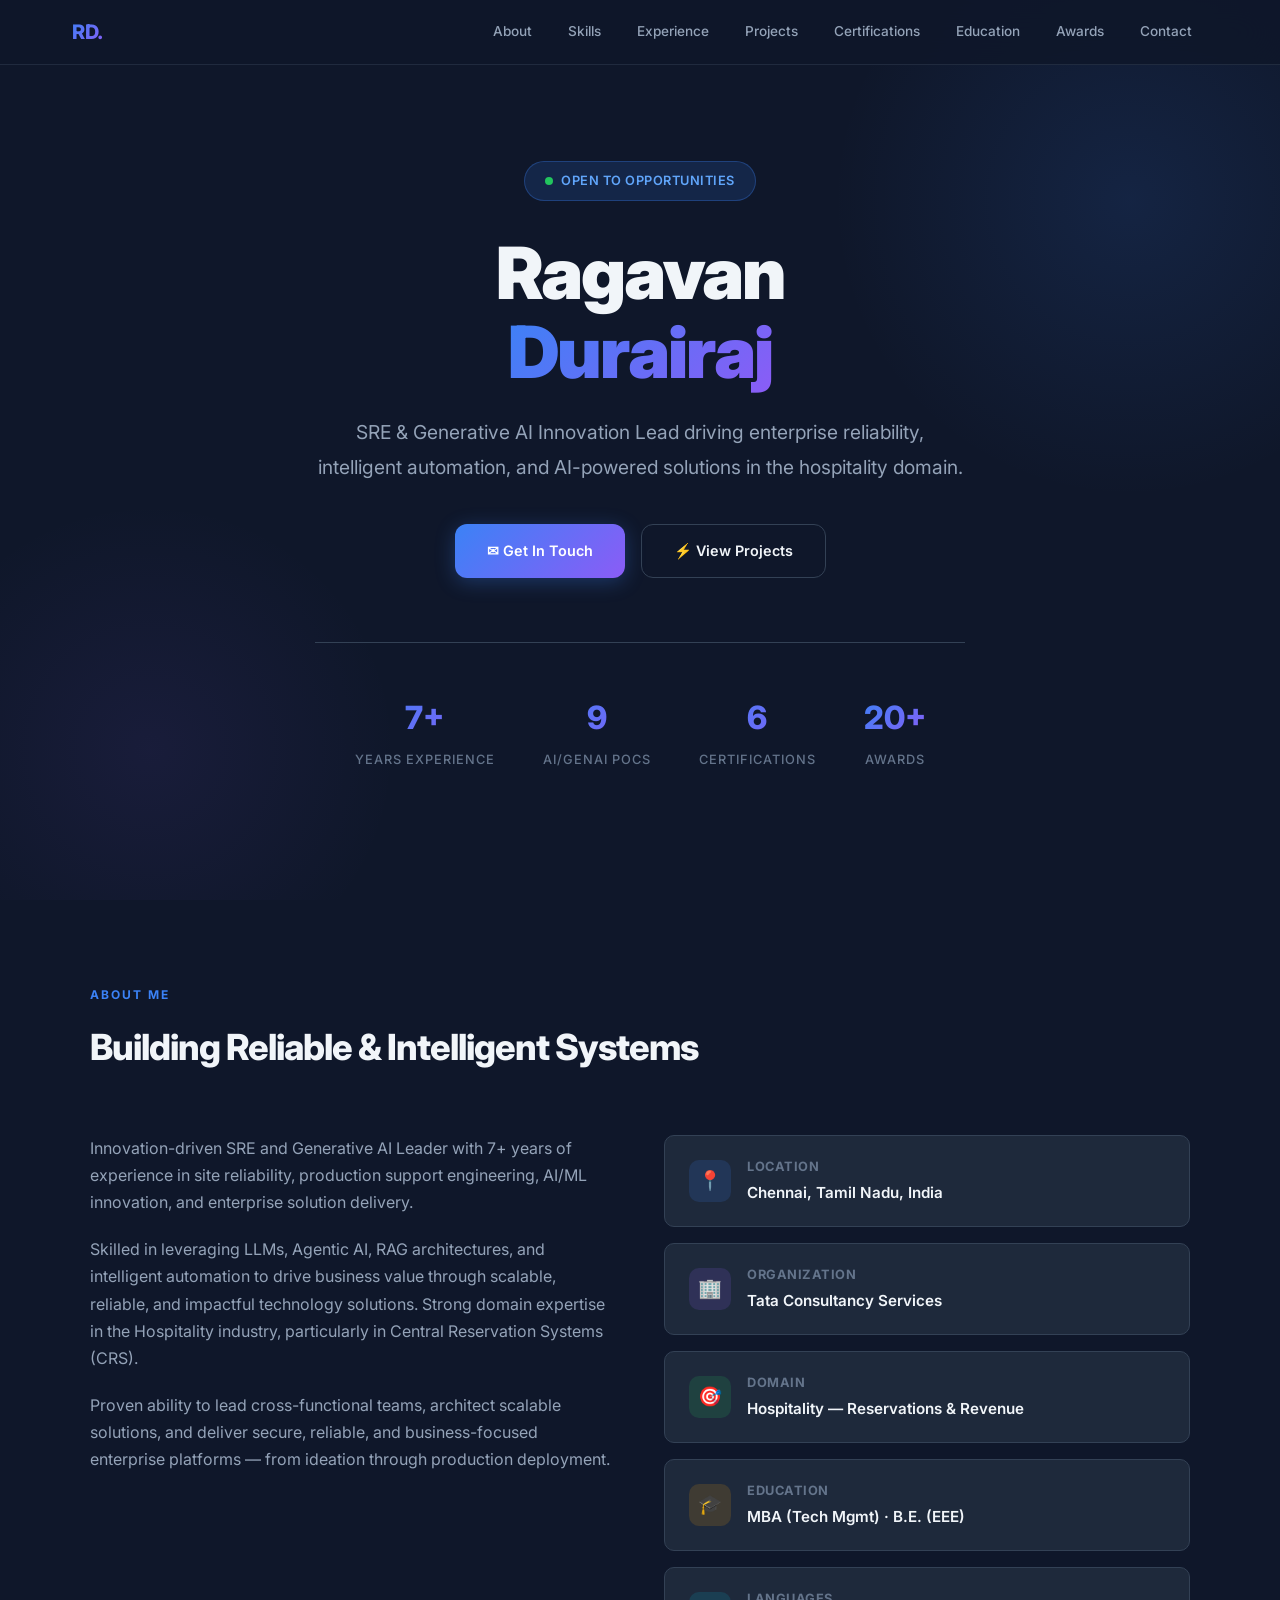
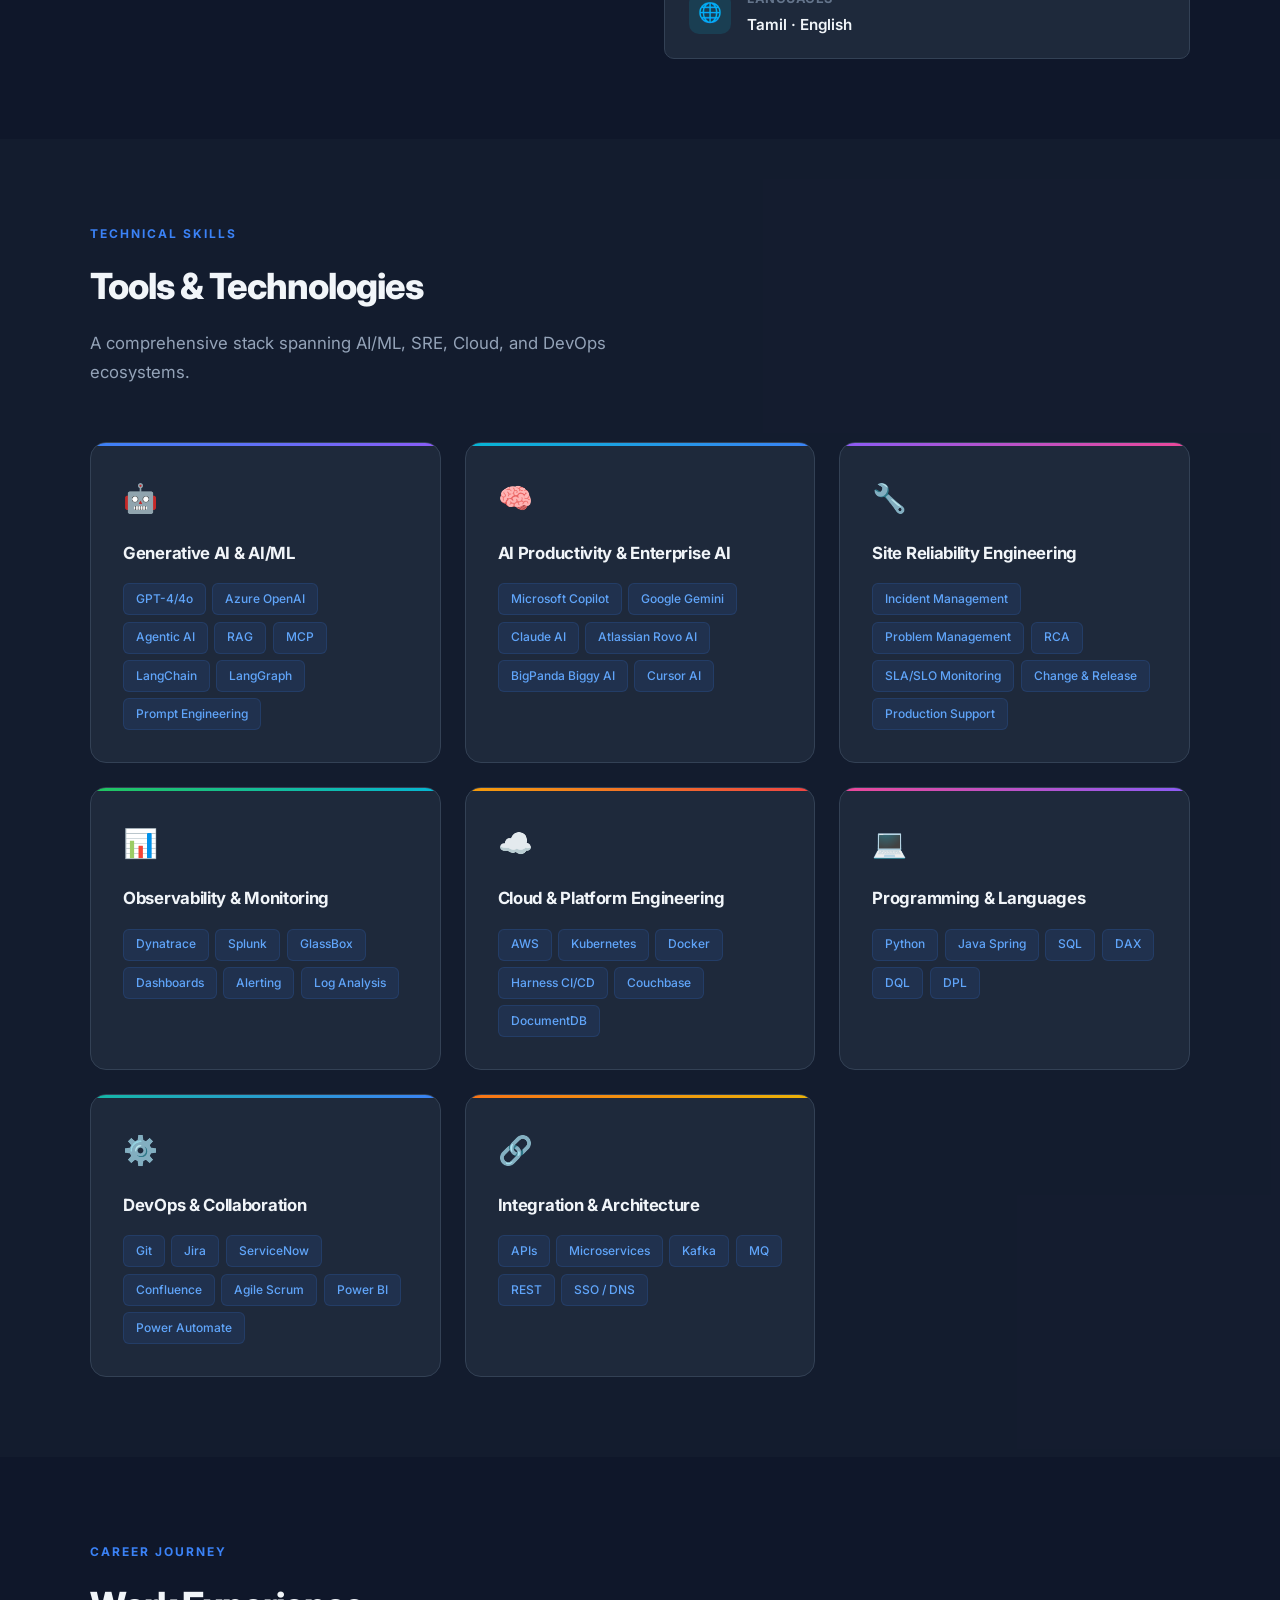
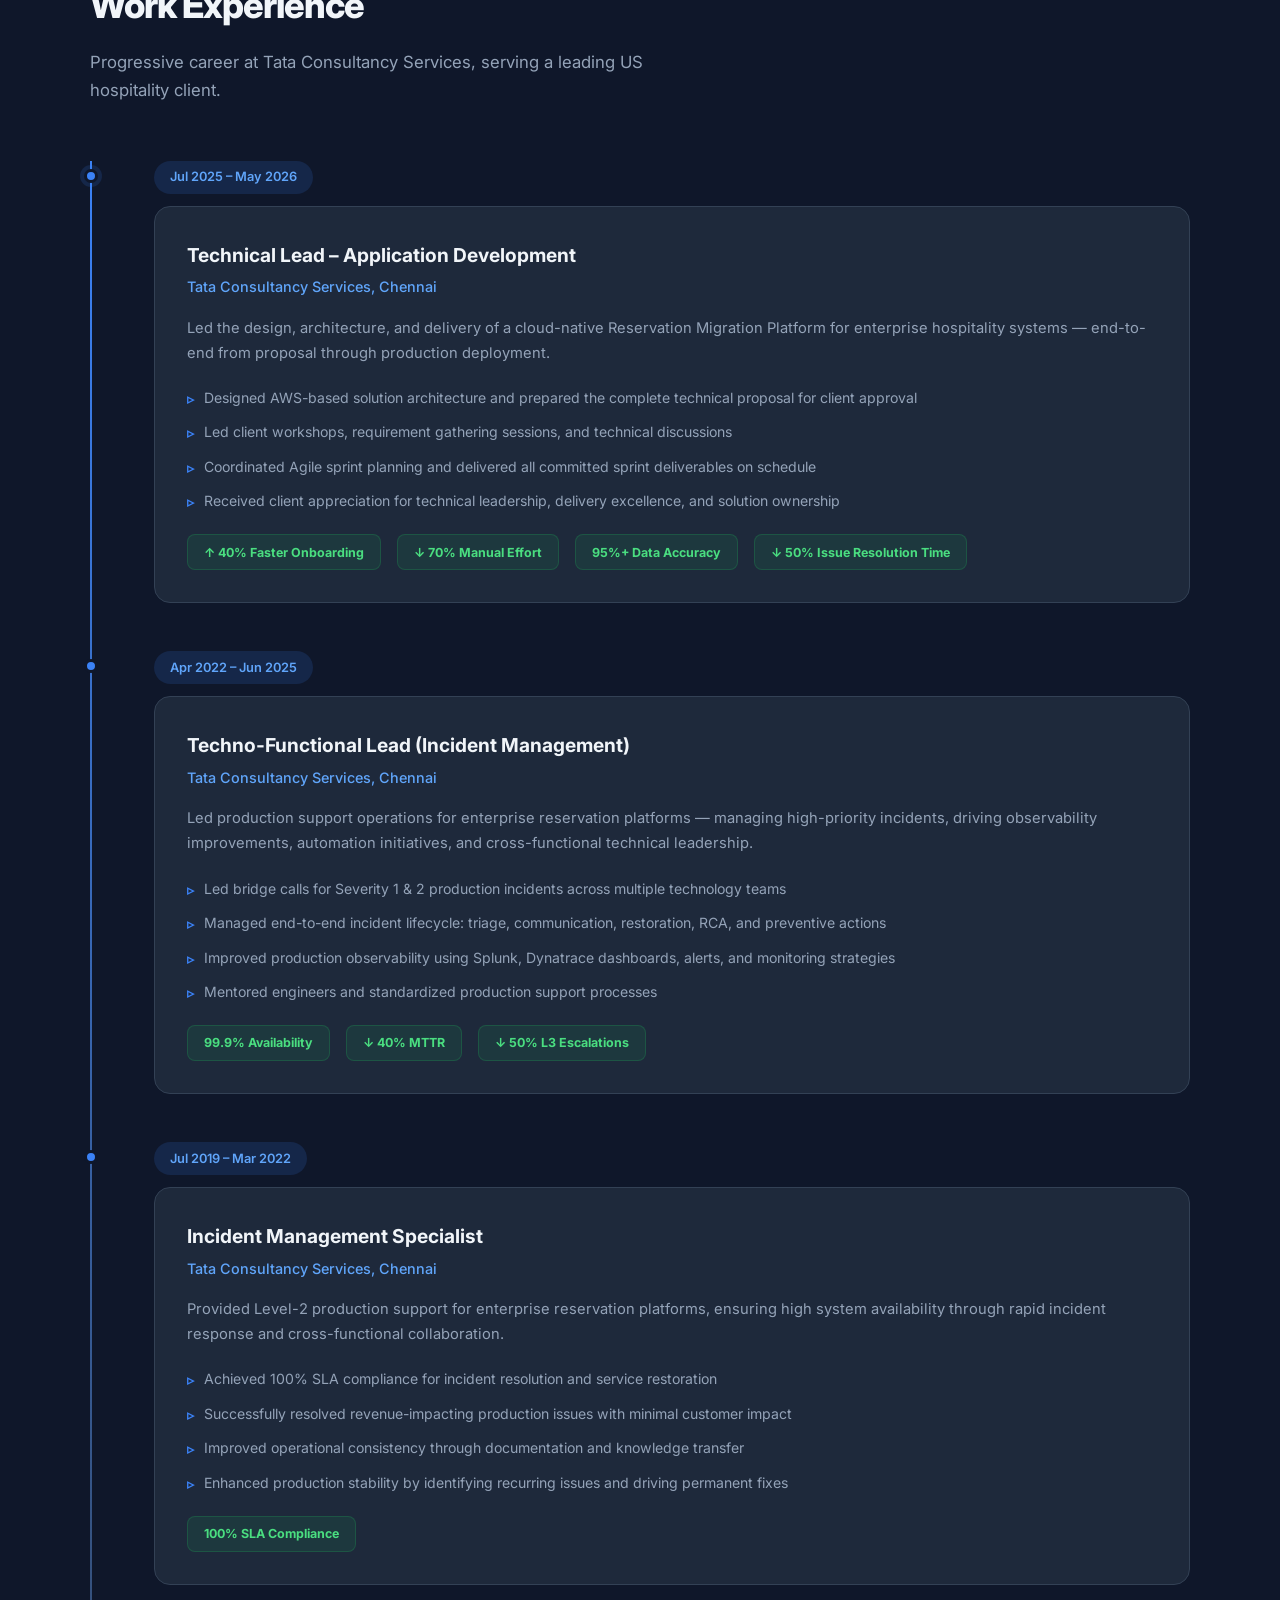
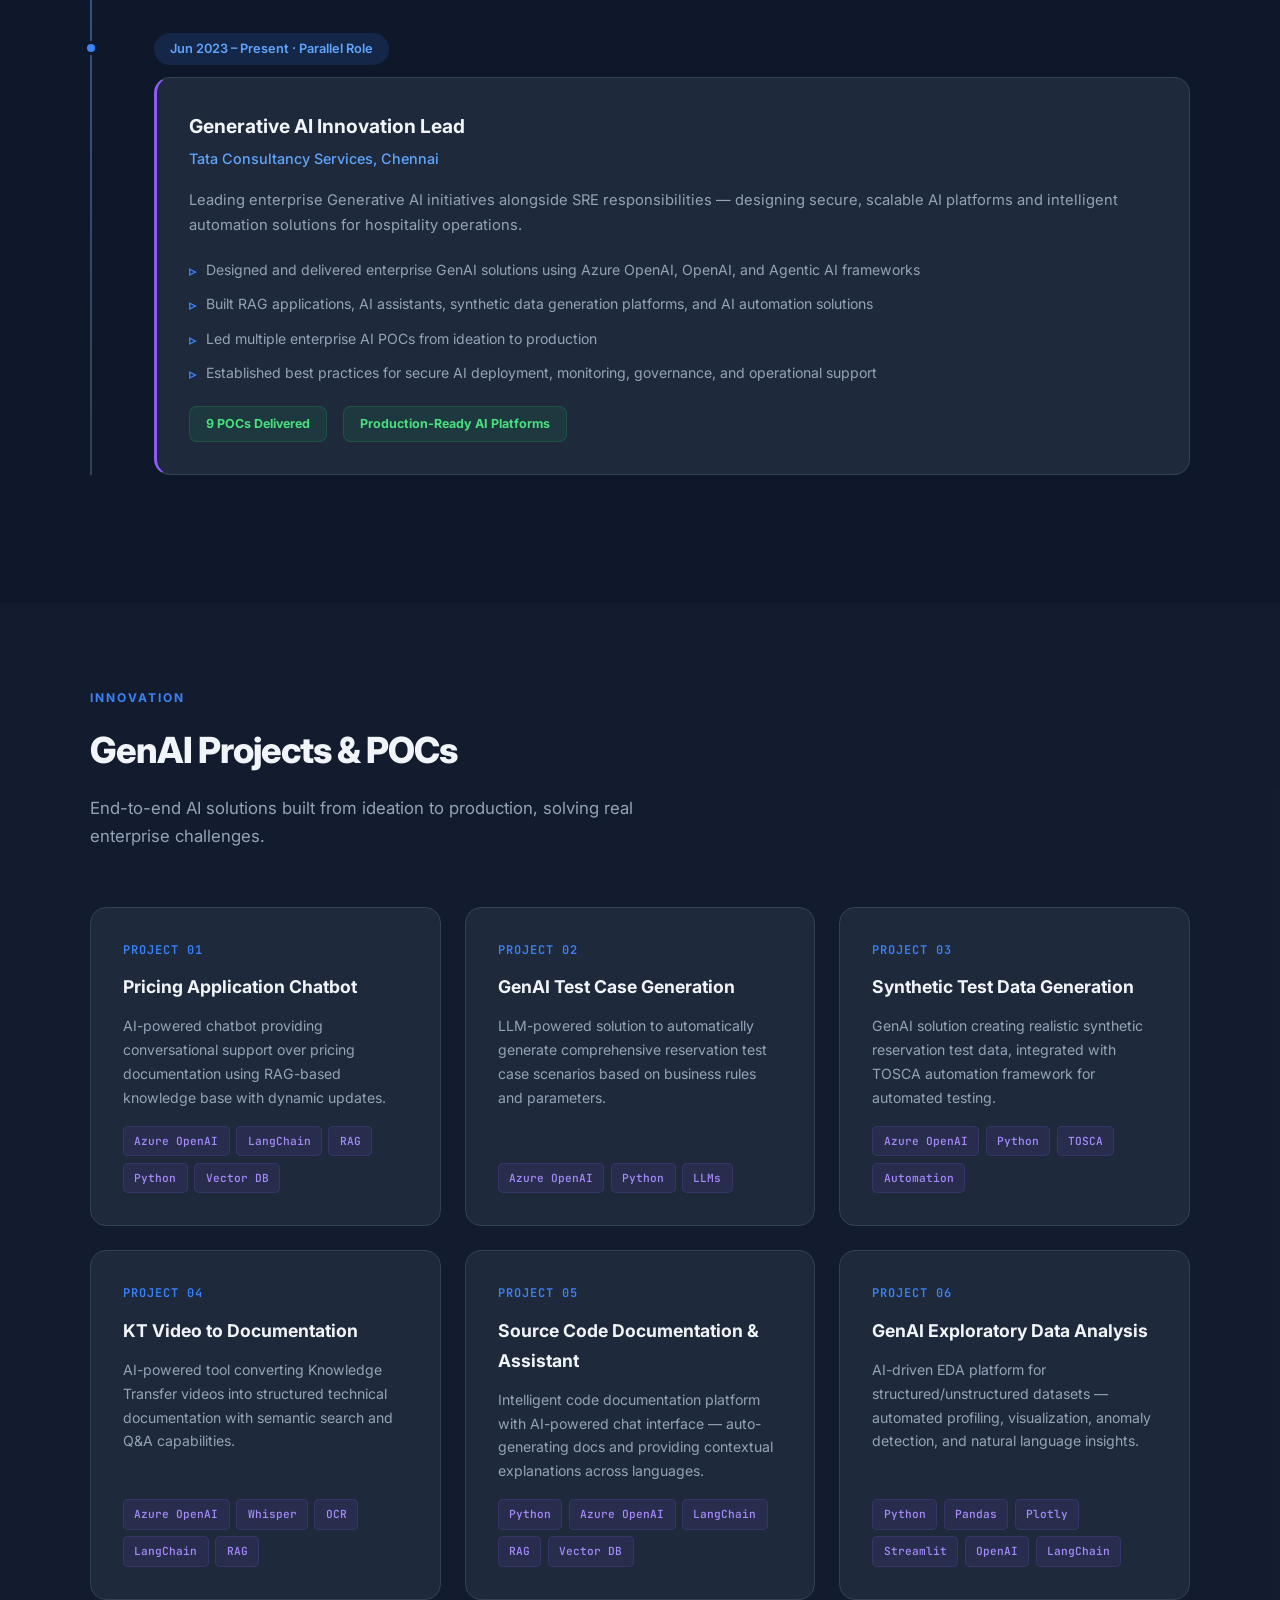
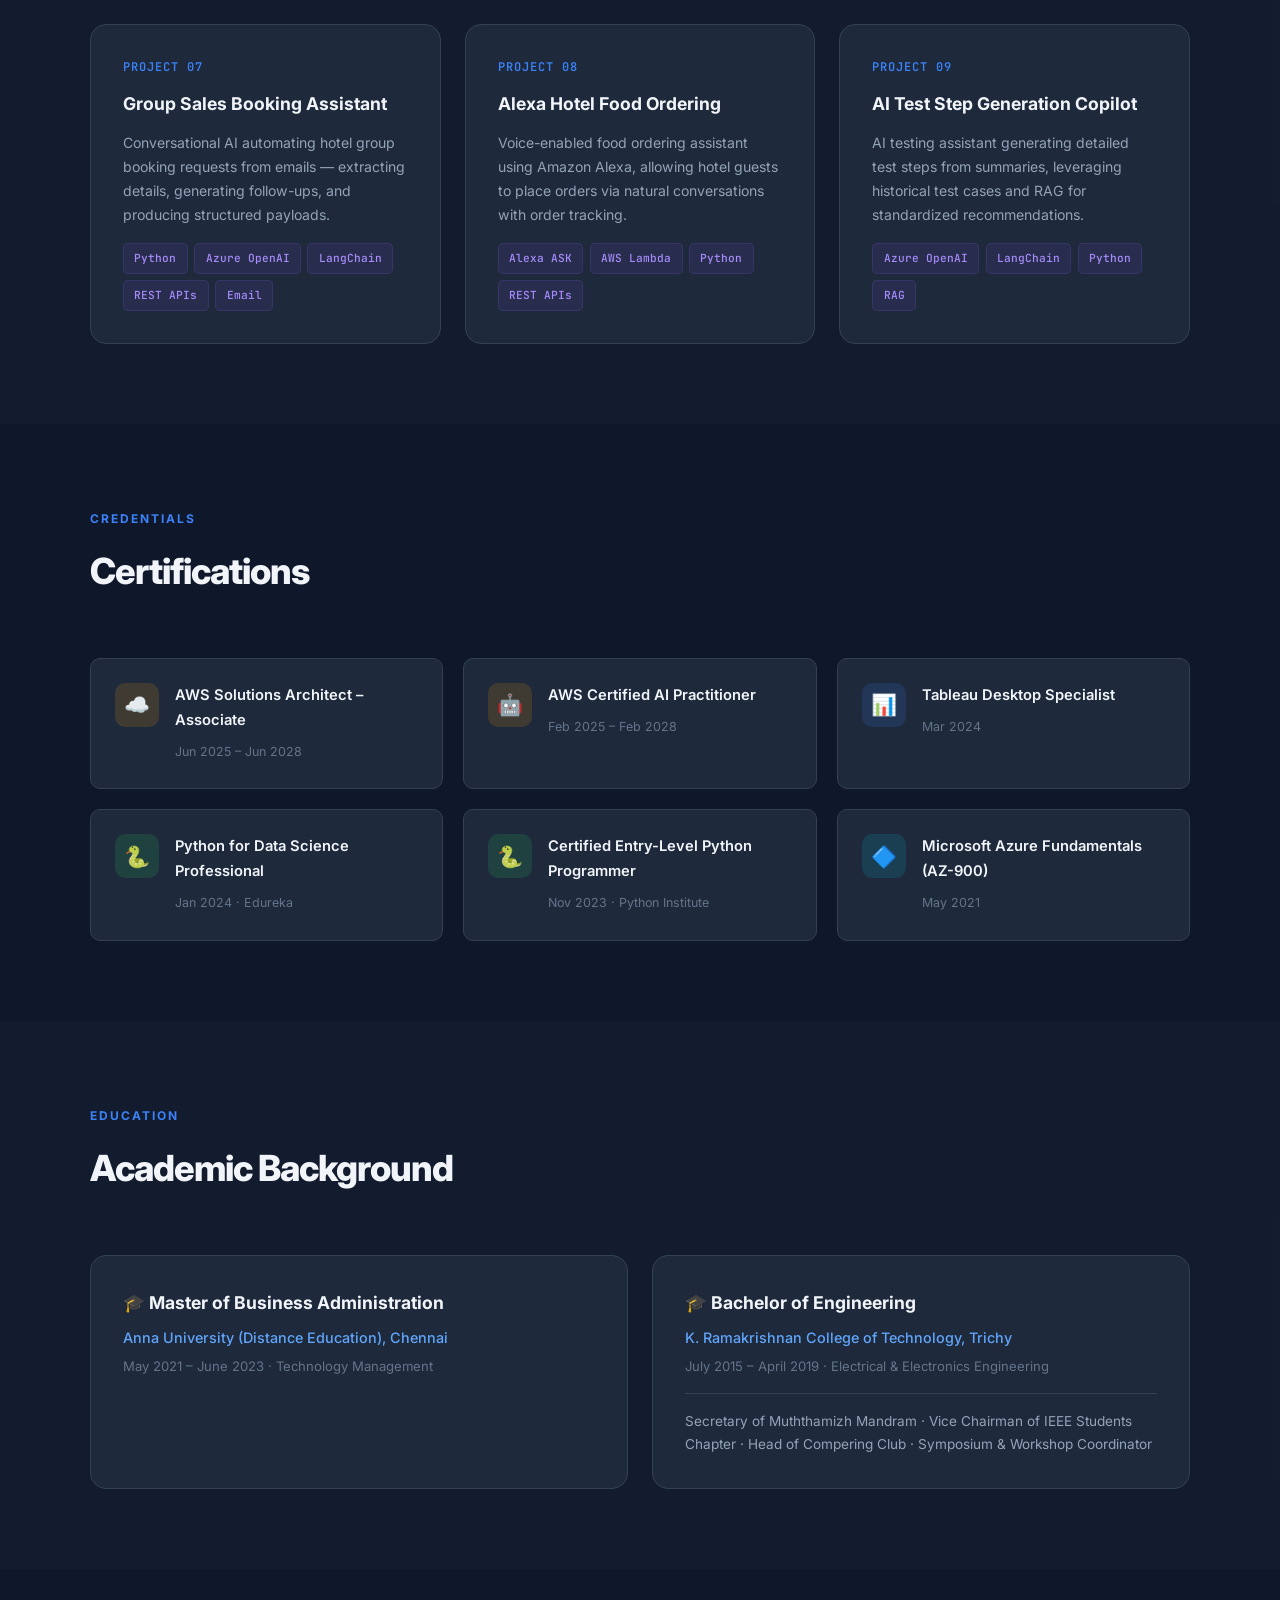
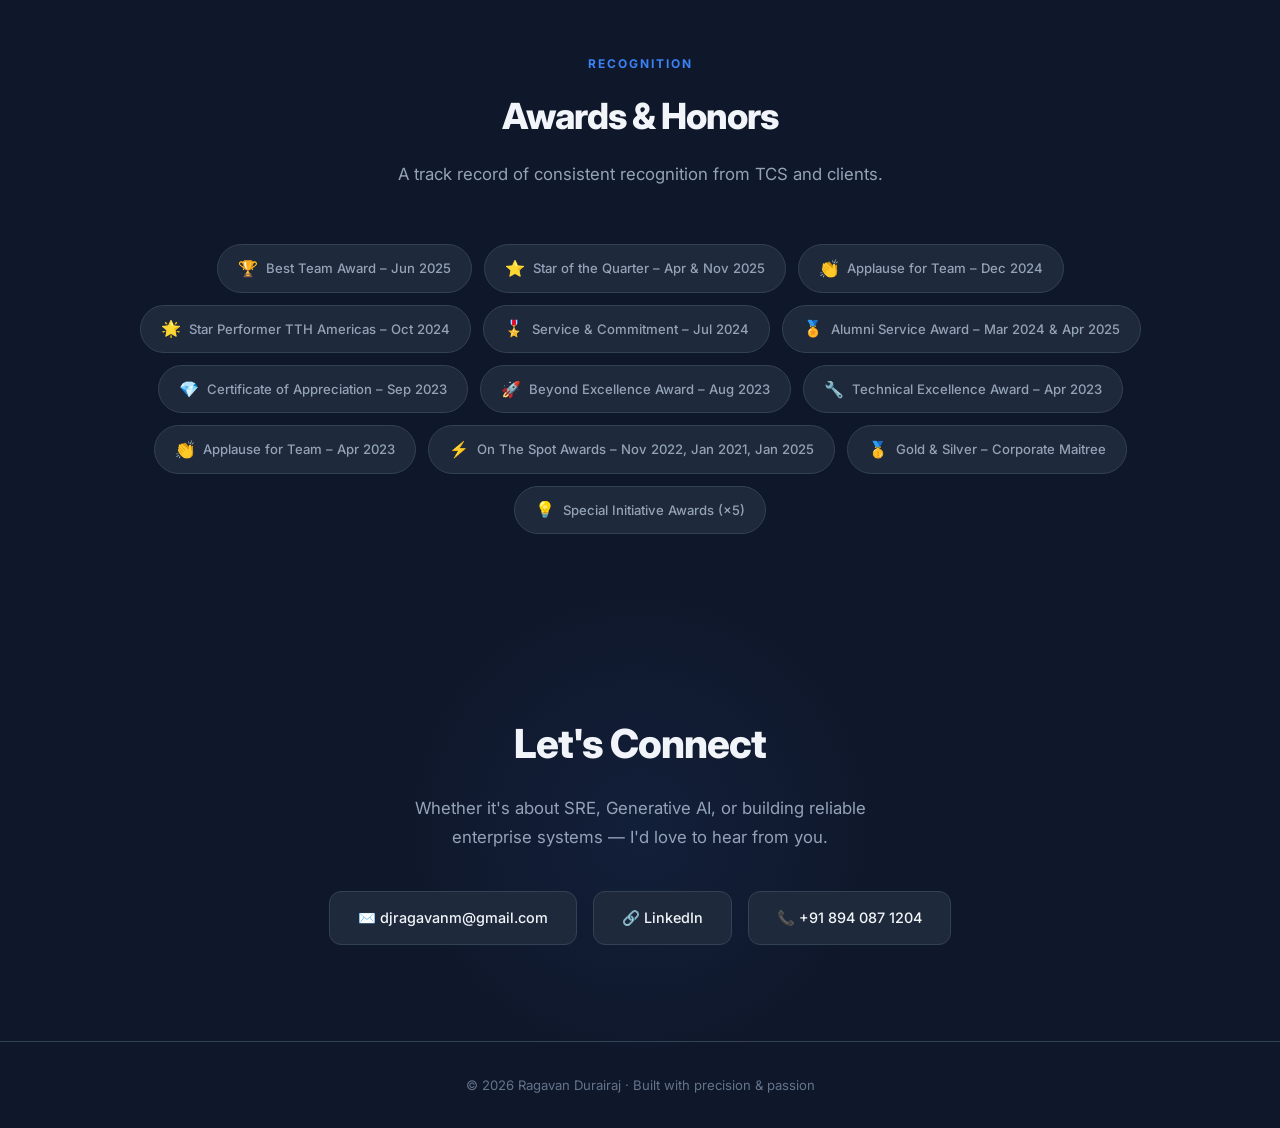
<file: Ragavan_Durairaj_Portfolio.html>
<!DOCTYPE html>
<html lang="en">
<head>
    <meta charset="UTF-8">
    <meta name="viewport" content="width=device-width, initial-scale=1.0">
    <title>Ragavan Durairaj — SRE & GenAI Innovation Lead</title>
    <link rel="preconnect" href="https://fonts.googleapis.com">
    <link href="https://fonts.googleapis.com/css2?family=Inter:wght@300;400;500;600;700;800;900&family=JetBrains+Mono:wght@400;500&display=swap" rel="stylesheet">
    <style>
        /* ===== CSS RESET & VARIABLES ===== */
        *, *::before, *::after { margin: 0; padding: 0; box-sizing: border-box; }

        :root {
            --primary: #0f172a;
            --accent: #3b82f6;
            --accent-light: #60a5fa;
            --accent-glow: rgba(59, 130, 246, 0.15);
            --surface: #1e293b;
            --surface-light: #334155;
            --text: #f1f5f9;
            --text-muted: #94a3b8;
            --text-dim: #64748b;
            --border: #334155;
            --success: #22c55e;
            --warning: #f59e0b;
            --gradient-1: linear-gradient(135deg, #3b82f6, #8b5cf6);
            --gradient-2: linear-gradient(135deg, #06b6d4, #3b82f6);
            --gradient-3: linear-gradient(135deg, #8b5cf6, #ec4899);
            --radius: 16px;
            --radius-sm: 10px;
            --shadow: 0 4px 24px rgba(0,0,0,0.2);
            --shadow-lg: 0 12px 48px rgba(0,0,0,0.3);
            --transition: 0.3s cubic-bezier(0.4, 0, 0.2, 1);
        }

        html { scroll-behavior: smooth; font-size: 16px; }

        body {
            font-family: 'Inter', -apple-system, BlinkMacSystemFont, sans-serif;
            background: var(--primary);
            color: var(--text);
            line-height: 1.7;
            overflow-x: hidden;
        }

        /* ===== SCROLLBAR ===== */
        ::-webkit-scrollbar { width: 8px; }
        ::-webkit-scrollbar-track { background: var(--primary); }
        ::-webkit-scrollbar-thumb { background: var(--surface-light); border-radius: 4px; }
        ::-webkit-scrollbar-thumb:hover { background: var(--accent); }

        /* ===== NAVIGATION ===== */
        nav {
            position: fixed;
            top: 0;
            left: 0;
            right: 0;
            z-index: 1000;
            background: rgba(15, 23, 42, 0.85);
            backdrop-filter: blur(20px);
            border-bottom: 1px solid rgba(51, 65, 85, 0.5);
            transition: var(--transition);
        }

        nav .nav-inner {
            max-width: 1200px;
            margin: 0 auto;
            padding: 0 2rem;
            display: flex;
            align-items: center;
            justify-content: space-between;
            height: 64px;
        }

        .nav-logo {
            font-weight: 800;
            font-size: 1.25rem;
            background: var(--gradient-1);
            -webkit-background-clip: text;
            -webkit-text-fill-color: transparent;
            background-clip: text;
            letter-spacing: -0.5px;
        }

        .nav-links { display: flex; gap: 0.25rem; }

        .nav-links a {
            color: var(--text-muted);
            text-decoration: none;
            font-size: 0.85rem;
            font-weight: 500;
            padding: 0.5rem 1rem;
            border-radius: 8px;
            transition: var(--transition);
        }

        .nav-links a:hover {
            color: var(--text);
            background: var(--accent-glow);
        }

        .hamburger {
            display: none;
            flex-direction: column;
            gap: 5px;
            cursor: pointer;
            background: none;
            border: none;
            padding: 4px;
        }

        .hamburger span {
            width: 24px;
            height: 2px;
            background: var(--text);
            border-radius: 2px;
            transition: var(--transition);
        }

        /* ===== HERO ===== */
        .hero {
            min-height: 100vh;
            display: flex;
            align-items: center;
            justify-content: center;
            position: relative;
            padding: 6rem 2rem 4rem;
            overflow: hidden;
        }

        .hero::before {
            content: '';
            position: absolute;
            width: 600px;
            height: 600px;
            background: radial-gradient(circle, rgba(59,130,246,0.12) 0%, transparent 70%);
            top: -100px;
            right: -150px;
            pointer-events: none;
        }

        .hero::after {
            content: '';
            position: absolute;
            width: 500px;
            height: 500px;
            background: radial-gradient(circle, rgba(139,92,246,0.08) 0%, transparent 70%);
            bottom: -100px;
            left: -100px;
            pointer-events: none;
        }

        .hero-content {
            max-width: 820px;
            text-align: center;
            position: relative;
            z-index: 1;
            animation: fadeUp 0.8s ease-out;
        }

        @keyframes fadeUp {
            from { opacity: 0; transform: translateY(30px); }
            to { opacity: 1; transform: translateY(0); }
        }

        @keyframes fadeIn {
            from { opacity: 0; }
            to { opacity: 1; }
        }

        .hero-badge {
            display: inline-flex;
            align-items: center;
            gap: 0.5rem;
            background: var(--accent-glow);
            border: 1px solid rgba(59,130,246,0.3);
            color: var(--accent-light);
            font-size: 0.8rem;
            font-weight: 600;
            padding: 0.5rem 1.25rem;
            border-radius: 50px;
            margin-bottom: 2rem;
            letter-spacing: 0.5px;
            text-transform: uppercase;
        }

        .hero-badge .dot {
            width: 8px;
            height: 8px;
            background: var(--success);
            border-radius: 50%;
            animation: pulse 2s infinite;
        }

        @keyframes pulse {
            0%, 100% { opacity: 1; transform: scale(1); }
            50% { opacity: 0.5; transform: scale(1.5); }
        }

        .hero h1 {
            font-size: clamp(2.5rem, 6vw, 4.5rem);
            font-weight: 900;
            line-height: 1.1;
            letter-spacing: -2px;
            margin-bottom: 1.5rem;
        }

        .hero h1 .gradient-text {
            background: var(--gradient-1);
            -webkit-background-clip: text;
            -webkit-text-fill-color: transparent;
            background-clip: text;
        }

        .hero-subtitle {
            font-size: 1.2rem;
            color: var(--text-muted);
            max-width: 650px;
            margin: 0 auto 2.5rem;
            line-height: 1.8;
            font-weight: 400;
        }

        .hero-actions {
            display: flex;
            gap: 1rem;
            justify-content: center;
            flex-wrap: wrap;
        }

        .btn {
            display: inline-flex;
            align-items: center;
            gap: 0.5rem;
            padding: 0.85rem 2rem;
            border-radius: 12px;
            font-weight: 600;
            font-size: 0.9rem;
            text-decoration: none;
            transition: var(--transition);
            cursor: pointer;
            border: none;
        }

        .btn-primary {
            background: var(--gradient-1);
            color: white;
            box-shadow: 0 4px 20px rgba(59,130,246,0.3);
        }

        .btn-primary:hover {
            transform: translateY(-2px);
            box-shadow: 0 6px 30px rgba(59,130,246,0.45);
        }

        .btn-outline {
            background: transparent;
            color: var(--text);
            border: 1px solid var(--border);
        }

        .btn-outline:hover {
            border-color: var(--accent);
            background: var(--accent-glow);
        }

        .hero-stats {
            display: flex;
            justify-content: center;
            gap: 3rem;
            margin-top: 4rem;
            padding-top: 3rem;
            border-top: 1px solid var(--border);
        }

        .stat {
            text-align: center;
        }

        .stat-number {
            font-size: 2rem;
            font-weight: 800;
            background: var(--gradient-1);
            -webkit-background-clip: text;
            -webkit-text-fill-color: transparent;
            background-clip: text;
        }

        .stat-label {
            font-size: 0.8rem;
            color: var(--text-dim);
            text-transform: uppercase;
            letter-spacing: 1px;
            margin-top: 0.25rem;
            font-weight: 500;
        }

        /* ===== SECTIONS ===== */
        section {
            padding: 5rem 2rem;
        }

        .container {
            max-width: 1100px;
            margin: 0 auto;
        }

        .section-header {
            margin-bottom: 3.5rem;
        }

        .section-tag {
            display: inline-block;
            font-size: 0.75rem;
            font-weight: 700;
            text-transform: uppercase;
            letter-spacing: 2px;
            color: var(--accent);
            margin-bottom: 0.75rem;
        }

        .section-title {
            font-size: 2.25rem;
            font-weight: 800;
            letter-spacing: -1px;
            margin-bottom: 0.75rem;
        }

        .section-desc {
            color: var(--text-muted);
            font-size: 1.05rem;
            max-width: 600px;
        }

        /* ===== ABOUT ===== */
        .about-grid {
            display: grid;
            grid-template-columns: 1fr 1fr;
            gap: 3rem;
            align-items: start;
        }

        .about-text p {
            color: var(--text-muted);
            margin-bottom: 1.25rem;
            font-size: 1rem;
        }

        .about-details {
            display: grid;
            gap: 1rem;
        }

        .detail-card {
            background: var(--surface);
            border: 1px solid var(--border);
            border-radius: var(--radius-sm);
            padding: 1.25rem 1.5rem;
            display: flex;
            align-items: center;
            gap: 1rem;
            transition: var(--transition);
        }

        .detail-card:hover {
            border-color: var(--accent);
            transform: translateX(4px);
        }

        .detail-icon {
            width: 42px;
            height: 42px;
            border-radius: 10px;
            display: flex;
            align-items: center;
            justify-content: center;
            font-size: 1.2rem;
            flex-shrink: 0;
        }

        .detail-icon.blue { background: rgba(59,130,246,0.15); }
        .detail-icon.purple { background: rgba(139,92,246,0.15); }
        .detail-icon.green { background: rgba(34,197,94,0.15); }
        .detail-icon.orange { background: rgba(245,158,11,0.15); }
        .detail-icon.cyan { background: rgba(6,182,212,0.15); }

        .detail-info h4 {
            font-size: 0.8rem;
            color: var(--text-dim);
            text-transform: uppercase;
            letter-spacing: 0.5px;
            margin-bottom: 0.15rem;
        }

        .detail-info p {
            font-weight: 600;
            font-size: 0.95rem;
            color: var(--text);
        }

        /* ===== SKILLS ===== */
        .skills-grid {
            display: grid;
            grid-template-columns: repeat(auto-fit, minmax(320px, 1fr));
            gap: 1.5rem;
        }

        .skill-card {
            background: var(--surface);
            border: 1px solid var(--border);
            border-radius: var(--radius);
            padding: 2rem;
            transition: var(--transition);
            position: relative;
            overflow: hidden;
        }

        .skill-card::before {
            content: '';
            position: absolute;
            top: 0;
            left: 0;
            right: 0;
            height: 3px;
            border-radius: 3px 3px 0 0;
        }

        .skill-card:nth-child(1)::before { background: var(--gradient-1); }
        .skill-card:nth-child(2)::before { background: var(--gradient-2); }
        .skill-card:nth-child(3)::before { background: var(--gradient-3); }
        .skill-card:nth-child(4)::before { background: linear-gradient(135deg, #22c55e, #06b6d4); }
        .skill-card:nth-child(5)::before { background: linear-gradient(135deg, #f59e0b, #ef4444); }
        .skill-card:nth-child(6)::before { background: linear-gradient(135deg, #ec4899, #8b5cf6); }
        .skill-card:nth-child(7)::before { background: linear-gradient(135deg, #14b8a6, #3b82f6); }
        .skill-card:nth-child(8)::before { background: linear-gradient(135deg, #f97316, #eab308); }

        .skill-card:hover {
            border-color: var(--accent);
            transform: translateY(-4px);
            box-shadow: var(--shadow-lg);
        }

        .skill-card-icon {
            font-size: 1.75rem;
            margin-bottom: 1rem;
        }

        .skill-card h3 {
            font-size: 1.05rem;
            font-weight: 700;
            margin-bottom: 1rem;
            letter-spacing: -0.3px;
        }

        .skill-tags {
            display: flex;
            flex-wrap: wrap;
            gap: 0.4rem;
        }

        .skill-tag {
            background: rgba(59,130,246,0.1);
            color: var(--accent-light);
            font-size: 0.75rem;
            font-weight: 500;
            padding: 0.3rem 0.75rem;
            border-radius: 6px;
            border: 1px solid rgba(59,130,246,0.15);
        }

        /* ===== EXPERIENCE ===== */
        .timeline {
            position: relative;
            padding-left: 2rem;
        }

        .timeline::before {
            content: '';
            position: absolute;
            left: 0;
            top: 0;
            bottom: 0;
            width: 2px;
            background: linear-gradient(to bottom, var(--accent), var(--border));
        }

        .timeline-item {
            position: relative;
            margin-bottom: 3rem;
            padding-left: 2rem;
        }

        .timeline-item::before {
            content: '';
            position: absolute;
            left: -2rem;
            top: 0.5rem;
            width: 14px;
            height: 14px;
            background: var(--accent);
            border-radius: 50%;
            border: 3px solid var(--primary);
            transform: translateX(-6px);
            z-index: 1;
        }

        .timeline-item:first-child::before {
            box-shadow: 0 0 0 4px var(--accent-glow);
        }

        .timeline-date {
            display: inline-flex;
            align-items: center;
            gap: 0.5rem;
            font-size: 0.8rem;
            font-weight: 600;
            color: var(--accent-light);
            background: var(--accent-glow);
            padding: 0.35rem 1rem;
            border-radius: 50px;
            margin-bottom: 0.75rem;
        }

        .timeline-card {
            background: var(--surface);
            border: 1px solid var(--border);
            border-radius: var(--radius);
            padding: 2rem;
            transition: var(--transition);
        }

        .timeline-card:hover {
            border-color: var(--accent);
        }

        .timeline-card h3 {
            font-size: 1.2rem;
            font-weight: 700;
            margin-bottom: 0.25rem;
        }

        .timeline-card .company {
            color: var(--accent-light);
            font-weight: 500;
            font-size: 0.9rem;
            margin-bottom: 1rem;
        }

        .timeline-card p {
            color: var(--text-muted);
            font-size: 0.92rem;
            margin-bottom: 1.25rem;
        }

        .achievement-list {
            list-style: none;
            display: grid;
            gap: 0.6rem;
        }

        .achievement-list li {
            display: flex;
            align-items: flex-start;
            gap: 0.6rem;
            font-size: 0.88rem;
            color: var(--text-muted);
        }

        .achievement-list li::before {
            content: '▹';
            color: var(--accent);
            font-weight: 700;
            flex-shrink: 0;
            margin-top: 1px;
        }

        .metrics-row {
            display: flex;
            flex-wrap: wrap;
            gap: 1rem;
            margin-top: 1.25rem;
        }

        .metric-badge {
            background: rgba(34,197,94,0.1);
            border: 1px solid rgba(34,197,94,0.2);
            color: #4ade80;
            font-size: 0.78rem;
            font-weight: 700;
            padding: 0.4rem 1rem;
            border-radius: 8px;
        }

        /* ===== PROJECTS ===== */
        .projects-grid {
            display: grid;
            grid-template-columns: repeat(auto-fit, minmax(340px, 1fr));
            gap: 1.5rem;
        }

        .project-card {
            background: var(--surface);
            border: 1px solid var(--border);
            border-radius: var(--radius);
            padding: 2rem;
            transition: var(--transition);
            display: flex;
            flex-direction: column;
        }

        .project-card:hover {
            border-color: var(--accent);
            transform: translateY(-4px);
            box-shadow: var(--shadow-lg);
        }

        .project-number {
            font-family: 'JetBrains Mono', monospace;
            font-size: 0.75rem;
            color: var(--accent);
            font-weight: 600;
            margin-bottom: 0.75rem;
            letter-spacing: 1px;
        }

        .project-card h3 {
            font-size: 1.1rem;
            font-weight: 700;
            margin-bottom: 0.75rem;
        }

        .project-card p {
            color: var(--text-muted);
            font-size: 0.88rem;
            margin-bottom: 1rem;
            flex-grow: 1;
        }

        .project-tech {
            display: flex;
            flex-wrap: wrap;
            gap: 0.4rem;
            margin-top: auto;
        }

        .project-tech span {
            font-family: 'JetBrains Mono', monospace;
            background: rgba(139,92,246,0.1);
            color: #a78bfa;
            font-size: 0.7rem;
            font-weight: 500;
            padding: 0.3rem 0.65rem;
            border-radius: 5px;
            border: 1px solid rgba(139,92,246,0.15);
        }

        /* ===== CERTIFICATIONS ===== */
        .certs-grid {
            display: grid;
            grid-template-columns: repeat(auto-fit, minmax(300px, 1fr));
            gap: 1.25rem;
        }

        .cert-card {
            background: var(--surface);
            border: 1px solid var(--border);
            border-radius: var(--radius-sm);
            padding: 1.5rem;
            display: flex;
            align-items: flex-start;
            gap: 1rem;
            transition: var(--transition);
        }

        .cert-card:hover {
            border-color: var(--accent);
            transform: translateY(-2px);
        }

        .cert-icon {
            width: 44px;
            height: 44px;
            border-radius: 10px;
            display: flex;
            align-items: center;
            justify-content: center;
            font-size: 1.3rem;
            flex-shrink: 0;
        }

        .cert-icon.aws { background: rgba(245,158,11,0.15); }
        .cert-icon.tableau { background: rgba(59,130,246,0.15); }
        .cert-icon.python { background: rgba(34,197,94,0.15); }
        .cert-icon.azure { background: rgba(6,182,212,0.15); }

        .cert-info h4 {
            font-size: 0.92rem;
            font-weight: 600;
            margin-bottom: 0.25rem;
        }

        .cert-info .cert-date {
            font-size: 0.78rem;
            color: var(--text-dim);
        }

        /* ===== EDUCATION ===== */
        .edu-grid {
            display: grid;
            grid-template-columns: 1fr 1fr;
            gap: 1.5rem;
        }

        .edu-card {
            background: var(--surface);
            border: 1px solid var(--border);
            border-radius: var(--radius);
            padding: 2rem;
            transition: var(--transition);
        }

        .edu-card:hover { border-color: var(--accent); }

        .edu-card .edu-degree {
            font-size: 1.1rem;
            font-weight: 700;
            margin-bottom: 0.5rem;
        }

        .edu-card .edu-school {
            color: var(--accent-light);
            font-size: 0.9rem;
            font-weight: 500;
            margin-bottom: 0.25rem;
        }

        .edu-card .edu-year {
            color: var(--text-dim);
            font-size: 0.82rem;
        }

        .edu-card .edu-extra {
            margin-top: 1rem;
            padding-top: 1rem;
            border-top: 1px solid var(--border);
            color: var(--text-muted);
            font-size: 0.85rem;
        }

        /* ===== AWARDS ===== */
        .awards-marquee {
            display: flex;
            flex-wrap: wrap;
            gap: 0.75rem;
            justify-content: center;
        }

        .award-chip {
            display: inline-flex;
            align-items: center;
            gap: 0.5rem;
            background: var(--surface);
            border: 1px solid var(--border);
            padding: 0.6rem 1.25rem;
            border-radius: 50px;
            font-size: 0.82rem;
            color: var(--text-muted);
            font-weight: 500;
            transition: var(--transition);
        }

        .award-chip:hover {
            border-color: var(--warning);
            color: var(--text);
        }

        .award-chip .award-emoji {
            font-size: 1rem;
        }

        /* ===== CONTACT ===== */
        .contact-section {
            text-align: center;
            padding: 6rem 2rem;
            position: relative;
        }

        .contact-section::before {
            content: '';
            position: absolute;
            width: 500px;
            height: 500px;
            background: radial-gradient(circle, rgba(59,130,246,0.08) 0%, transparent 70%);
            top: 50%;
            left: 50%;
            transform: translate(-50%, -50%);
            pointer-events: none;
        }

        .contact-title {
            font-size: 2.5rem;
            font-weight: 800;
            margin-bottom: 1rem;
            letter-spacing: -1px;
        }

        .contact-desc {
            color: var(--text-muted);
            font-size: 1.05rem;
            margin-bottom: 2.5rem;
            max-width: 500px;
            margin-left: auto;
            margin-right: auto;
        }

        .contact-links {
            display: flex;
            justify-content: center;
            gap: 1rem;
            flex-wrap: wrap;
        }

        .contact-link {
            display: inline-flex;
            align-items: center;
            gap: 0.6rem;
            background: var(--surface);
            border: 1px solid var(--border);
            color: var(--text);
            text-decoration: none;
            padding: 0.85rem 1.75rem;
            border-radius: 12px;
            font-weight: 500;
            font-size: 0.9rem;
            transition: var(--transition);
        }

        .contact-link:hover {
            border-color: var(--accent);
            background: var(--accent-glow);
            transform: translateY(-2px);
        }

        /* ===== FOOTER ===== */
        footer {
            text-align: center;
            padding: 2rem;
            border-top: 1px solid var(--border);
            color: var(--text-dim);
            font-size: 0.82rem;
        }

        footer a { color: var(--accent-light); text-decoration: none; }

        /* ===== SCROLL ANIMATIONS ===== */
        .reveal {
            opacity: 0;
            transform: translateY(30px);
            transition: opacity 0.6s ease, transform 0.6s ease;
        }

        .reveal.visible {
            opacity: 1;
            transform: translateY(0);
        }

        /* ===== RESPONSIVE ===== */
        @media (max-width: 768px) {
            .nav-links {
                display: none;
                position: absolute;
                top: 64px;
                left: 0;
                right: 0;
                background: rgba(15,23,42,0.98);
                flex-direction: column;
                padding: 1rem;
                border-bottom: 1px solid var(--border);
            }

            .nav-links.open { display: flex; }

            .hamburger { display: flex; }

            .hero-stats { gap: 1.5rem; }

            .about-grid { grid-template-columns: 1fr; }

            .skills-grid { grid-template-columns: 1fr; }

            .projects-grid { grid-template-columns: 1fr; }

            .edu-grid { grid-template-columns: 1fr; }

            .certs-grid { grid-template-columns: 1fr; }

            .section-title { font-size: 1.75rem; }

            section { padding: 3.5rem 1.25rem; }
        }
    </style>
</head>
<body>

<!-- ===== NAVIGATION ===== -->
<nav>
    <div class="nav-inner">
        <div class="nav-logo">RD.</div>
        <div class="nav-links" id="navLinks">
            <a href="#about">About</a>
            <a href="#skills">Skills</a>
            <a href="#experience">Experience</a>
            <a href="#projects">Projects</a>
            <a href="#certifications">Certifications</a>
            <a href="#education">Education</a>
            <a href="#awards">Awards</a>
            <a href="#contact">Contact</a>
        </div>
        <button class="hamburger" onclick="document.getElementById('navLinks').classList.toggle('open')" aria-label="Toggle menu">
            <span></span><span></span><span></span>
        </button>
    </div>
</nav>

<!-- ===== HERO ===== -->
<section class="hero" id="hero">
    <div class="hero-content">
        <div class="hero-badge">
            <span class="dot"></span>
            Open to Opportunities
        </div>
        <h1>Ragavan<br><span class="gradient-text">Durairaj</span></h1>
        <p class="hero-subtitle">
            SRE & Generative AI Innovation Lead driving enterprise reliability, intelligent automation, and AI-powered solutions in the hospitality domain.
        </p>
        <div class="hero-actions">
            <a href="#contact" class="btn btn-primary">✉ Get In Touch</a>
            <a href="#projects" class="btn btn-outline">⚡ View Projects</a>
        </div>
        <div class="hero-stats">
            <div class="stat">
                <div class="stat-number">7+</div>
                <div class="stat-label">Years Experience</div>
            </div>
            <div class="stat">
                <div class="stat-number">9</div>
                <div class="stat-label">AI/GenAI POCs</div>
            </div>
            <div class="stat">
                <div class="stat-number">6</div>
                <div class="stat-label">Certifications</div>
            </div>
            <div class="stat">
                <div class="stat-number">20+</div>
                <div class="stat-label">Awards</div>
            </div>
        </div>
    </div>
</section>

<!-- ===== ABOUT ===== -->
<section id="about">
    <div class="container">
        <div class="section-header reveal">
            <span class="section-tag">About Me</span>
            <h2 class="section-title">Building Reliable & Intelligent Systems</h2>
        </div>
        <div class="about-grid">
            <div class="about-text reveal">
                <p>
                    Innovation-driven SRE and Generative AI Leader with 7+ years of experience in site reliability, production support engineering, AI/ML innovation, and enterprise solution delivery.
                </p>
                <p>
                    Skilled in leveraging LLMs, Agentic AI, RAG architectures, and intelligent automation to drive business value through scalable, reliable, and impactful technology solutions. Strong domain expertise in the Hospitality industry, particularly in Central Reservation Systems (CRS).
                </p>
                <p>
                    Proven ability to lead cross-functional teams, architect scalable solutions, and deliver secure, reliable, and business-focused enterprise platforms — from ideation through production deployment.
                </p>
            </div>
            <div class="about-details reveal">
                <div class="detail-card">
                    <div class="detail-icon blue">📍</div>
                    <div class="detail-info">
                        <h4>Location</h4>
                        <p>Chennai, Tamil Nadu, India</p>
                    </div>
                </div>
                <div class="detail-card">
                    <div class="detail-icon purple">🏢</div>
                    <div class="detail-info">
                        <h4>Organization</h4>
                        <p>Tata Consultancy Services</p>
                    </div>
                </div>
                <div class="detail-card">
                    <div class="detail-icon green">🎯</div>
                    <div class="detail-info">
                        <h4>Domain</h4>
                        <p>Hospitality — Reservations & Revenue</p>
                    </div>
                </div>
                <div class="detail-card">
                    <div class="detail-icon orange">🎓</div>
                    <div class="detail-info">
                        <h4>Education</h4>
                        <p>MBA (Tech Mgmt) · B.E. (EEE)</p>
                    </div>
                </div>
                <div class="detail-card">
                    <div class="detail-icon cyan">🌐</div>
                    <div class="detail-info">
                        <h4>Languages</h4>
                        <p>Tamil · English</p>
                    </div>
                </div>
            </div>
        </div>
    </div>
</section>

<!-- ===== SKILLS ===== -->
<section id="skills" style="background: rgba(30,41,59,0.3);">
    <div class="container">
        <div class="section-header reveal">
            <span class="section-tag">Technical Skills</span>
            <h2 class="section-title">Tools & Technologies</h2>
            <p class="section-desc">A comprehensive stack spanning AI/ML, SRE, Cloud, and DevOps ecosystems.</p>
        </div>
        <div class="skills-grid">
            <div class="skill-card reveal">
                <div class="skill-card-icon">🤖</div>
                <h3>Generative AI & AI/ML</h3>
                <div class="skill-tags">
                    <span class="skill-tag">GPT-4/4o</span>
                    <span class="skill-tag">Azure OpenAI</span>
                    <span class="skill-tag">Agentic AI</span>
                    <span class="skill-tag">RAG</span>
                    <span class="skill-tag">MCP</span>
                    <span class="skill-tag">LangChain</span>
                    <span class="skill-tag">LangGraph</span>
                    <span class="skill-tag">Prompt Engineering</span>
                </div>
            </div>
            <div class="skill-card reveal">
                <div class="skill-card-icon">🧠</div>
                <h3>AI Productivity & Enterprise AI</h3>
                <div class="skill-tags">
                    <span class="skill-tag">Microsoft Copilot</span>
                    <span class="skill-tag">Google Gemini</span>
                    <span class="skill-tag">Claude AI</span>
                    <span class="skill-tag">Atlassian Rovo AI</span>
                    <span class="skill-tag">BigPanda Biggy AI</span>
                    <span class="skill-tag">Cursor AI</span>
                </div>
            </div>
            <div class="skill-card reveal">
                <div class="skill-card-icon">🔧</div>
                <h3>Site Reliability Engineering</h3>
                <div class="skill-tags">
                    <span class="skill-tag">Incident Management</span>
                    <span class="skill-tag">Problem Management</span>
                    <span class="skill-tag">RCA</span>
                    <span class="skill-tag">SLA/SLO Monitoring</span>
                    <span class="skill-tag">Change & Release</span>
                    <span class="skill-tag">Production Support</span>
                </div>
            </div>
            <div class="skill-card reveal">
                <div class="skill-card-icon">📊</div>
                <h3>Observability & Monitoring</h3>
                <div class="skill-tags">
                    <span class="skill-tag">Dynatrace</span>
                    <span class="skill-tag">Splunk</span>
                    <span class="skill-tag">GlassBox</span>
                    <span class="skill-tag">Dashboards</span>
                    <span class="skill-tag">Alerting</span>
                    <span class="skill-tag">Log Analysis</span>
                </div>
            </div>
            <div class="skill-card reveal">
                <div class="skill-card-icon">☁️</div>
                <h3>Cloud & Platform Engineering</h3>
                <div class="skill-tags">
                    <span class="skill-tag">AWS</span>
                    <span class="skill-tag">Kubernetes</span>
                    <span class="skill-tag">Docker</span>
                    <span class="skill-tag">Harness CI/CD</span>
                    <span class="skill-tag">Couchbase</span>
                    <span class="skill-tag">DocumentDB</span>
                </div>
            </div>
            <div class="skill-card reveal">
                <div class="skill-card-icon">💻</div>
                <h3>Programming & Languages</h3>
                <div class="skill-tags">
                    <span class="skill-tag">Python</span>
                    <span class="skill-tag">Java Spring</span>
                    <span class="skill-tag">SQL</span>
                    <span class="skill-tag">DAX</span>
                    <span class="skill-tag">DQL</span>
                    <span class="skill-tag">DPL</span>
                </div>
            </div>
            <div class="skill-card reveal">
                <div class="skill-card-icon">⚙️</div>
                <h3>DevOps & Collaboration</h3>
                <div class="skill-tags">
                    <span class="skill-tag">Git</span>
                    <span class="skill-tag">Jira</span>
                    <span class="skill-tag">ServiceNow</span>
                    <span class="skill-tag">Confluence</span>
                    <span class="skill-tag">Agile Scrum</span>
                    <span class="skill-tag">Power BI</span>
                    <span class="skill-tag">Power Automate</span>
                </div>
            </div>
            <div class="skill-card reveal">
                <div class="skill-card-icon">🔗</div>
                <h3>Integration & Architecture</h3>
                <div class="skill-tags">
                    <span class="skill-tag">APIs</span>
                    <span class="skill-tag">Microservices</span>
                    <span class="skill-tag">Kafka</span>
                    <span class="skill-tag">MQ</span>
                    <span class="skill-tag">REST</span>
                    <span class="skill-tag">SSO / DNS</span>
                </div>
            </div>
        </div>
    </div>
</section>

<!-- ===== EXPERIENCE ===== -->
<section id="experience">
    <div class="container">
        <div class="section-header reveal">
            <span class="section-tag">Career Journey</span>
            <h2 class="section-title">Work Experience</h2>
            <p class="section-desc">Progressive career at Tata Consultancy Services, serving a leading US hospitality client.</p>
        </div>

        <div class="timeline">
            <!-- Role 1 -->
            <div class="timeline-item reveal">
                <span class="timeline-date">Jul 2025 – May 2026</span>
                <div class="timeline-card">
                    <h3>Technical Lead – Application Development</h3>
                    <div class="company">Tata Consultancy Services, Chennai</div>
                    <p>Led the design, architecture, and delivery of a cloud-native Reservation Migration Platform for enterprise hospitality systems — end-to-end from proposal through production deployment.</p>
                    <ul class="achievement-list">
                        <li>Designed AWS-based solution architecture and prepared the complete technical proposal for client approval</li>
                        <li>Led client workshops, requirement gathering sessions, and technical discussions</li>
                        <li>Coordinated Agile sprint planning and delivered all committed sprint deliverables on schedule</li>
                        <li>Received client appreciation for technical leadership, delivery excellence, and solution ownership</li>
                    </ul>
                    <div class="metrics-row">
                        <span class="metric-badge">↑ 40% Faster Onboarding</span>
                        <span class="metric-badge">↓ 70% Manual Effort</span>
                        <span class="metric-badge">95%+ Data Accuracy</span>
                        <span class="metric-badge">↓ 50% Issue Resolution Time</span>
                    </div>
                </div>
            </div>

            <!-- Role 2 -->
            <div class="timeline-item reveal">
                <span class="timeline-date">Apr 2022 – Jun 2025</span>
                <div class="timeline-card">
                    <h3>Techno-Functional Lead (Incident Management)</h3>
                    <div class="company">Tata Consultancy Services, Chennai</div>
                    <p>Led production support operations for enterprise reservation platforms — managing high-priority incidents, driving observability improvements, automation initiatives, and cross-functional technical leadership.</p>
                    <ul class="achievement-list">
                        <li>Led bridge calls for Severity 1 & 2 production incidents across multiple technology teams</li>
                        <li>Managed end-to-end incident lifecycle: triage, communication, restoration, RCA, and preventive actions</li>
                        <li>Improved production observability using Splunk, Dynatrace dashboards, alerts, and monitoring strategies</li>
                        <li>Mentored engineers and standardized production support processes</li>
                    </ul>
                    <div class="metrics-row">
                        <span class="metric-badge">99.9% Availability</span>
                        <span class="metric-badge">↓ 40% MTTR</span>
                        <span class="metric-badge">↓ 50% L3 Escalations</span>
                    </div>
                </div>
            </div>

            <!-- Role 3 -->
            <div class="timeline-item reveal">
                <span class="timeline-date">Jul 2019 – Mar 2022</span>
                <div class="timeline-card">
                    <h3>Incident Management Specialist</h3>
                    <div class="company">Tata Consultancy Services, Chennai</div>
                    <p>Provided Level-2 production support for enterprise reservation platforms, ensuring high system availability through rapid incident response and cross-functional collaboration.</p>
                    <ul class="achievement-list">
                        <li>Achieved 100% SLA compliance for incident resolution and service restoration</li>
                        <li>Successfully resolved revenue-impacting production issues with minimal customer impact</li>
                        <li>Improved operational consistency through documentation and knowledge transfer</li>
                        <li>Enhanced production stability by identifying recurring issues and driving permanent fixes</li>
                    </ul>
                    <div class="metrics-row">
                        <span class="metric-badge">100% SLA Compliance</span>
                    </div>
                </div>
            </div>

            <!-- Parallel Role -->
            <div class="timeline-item reveal">
                <span class="timeline-date">Jun 2023 – Present · Parallel Role</span>
                <div class="timeline-card" style="border-left: 3px solid #8b5cf6;">
                    <h3>Generative AI Innovation Lead</h3>
                    <div class="company">Tata Consultancy Services, Chennai</div>
                    <p>Leading enterprise Generative AI initiatives alongside SRE responsibilities — designing secure, scalable AI platforms and intelligent automation solutions for hospitality operations.</p>
                    <ul class="achievement-list">
                        <li>Designed and delivered enterprise GenAI solutions using Azure OpenAI, OpenAI, and Agentic AI frameworks</li>
                        <li>Built RAG applications, AI assistants, synthetic data generation platforms, and AI automation solutions</li>
                        <li>Led multiple enterprise AI POCs from ideation to production</li>
                        <li>Established best practices for secure AI deployment, monitoring, governance, and operational support</li>
                    </ul>
                    <div class="metrics-row">
                        <span class="metric-badge">9 POCs Delivered</span>
                        <span class="metric-badge">Production-Ready AI Platforms</span>
                    </div>
                </div>
            </div>
        </div>
    </div>
</section>

<!-- ===== PROJECTS ===== -->
<section id="projects" style="background: rgba(30,41,59,0.3);">
    <div class="container">
        <div class="section-header reveal">
            <span class="section-tag">Innovation</span>
            <h2 class="section-title">GenAI Projects & POCs</h2>
            <p class="section-desc">End-to-end AI solutions built from ideation to production, solving real enterprise challenges.</p>
        </div>
        <div class="projects-grid">

            <div class="project-card reveal">
                <div class="project-number">PROJECT 01</div>
                <h3>Pricing Application Chatbot</h3>
                <p>AI-powered chatbot providing conversational support over pricing documentation using RAG-based knowledge base with dynamic updates.</p>
                <div class="project-tech">
                    <span>Azure OpenAI</span><span>LangChain</span><span>RAG</span><span>Python</span><span>Vector DB</span>
                </div>
            </div>

            <div class="project-card reveal">
                <div class="project-number">PROJECT 02</div>
                <h3>GenAI Test Case Generation</h3>
                <p>LLM-powered solution to automatically generate comprehensive reservation test case scenarios based on business rules and parameters.</p>
                <div class="project-tech">
                    <span>Azure OpenAI</span><span>Python</span><span>LLMs</span>
                </div>
            </div>

            <div class="project-card reveal">
                <div class="project-number">PROJECT 03</div>
                <h3>Synthetic Test Data Generation</h3>
                <p>GenAI solution creating realistic synthetic reservation test data, integrated with TOSCA automation framework for automated testing.</p>
                <div class="project-tech">
                    <span>Azure OpenAI</span><span>Python</span><span>TOSCA</span><span>Automation</span>
                </div>
            </div>

            <div class="project-card reveal">
                <div class="project-number">PROJECT 04</div>
                <h3>KT Video to Documentation</h3>
                <p>AI-powered tool converting Knowledge Transfer videos into structured technical documentation with semantic search and Q&A capabilities.</p>
                <div class="project-tech">
                    <span>Azure OpenAI</span><span>Whisper</span><span>OCR</span><span>LangChain</span><span>RAG</span>
                </div>
            </div>

            <div class="project-card reveal">
                <div class="project-number">PROJECT 05</div>
                <h3>Source Code Documentation & Assistant</h3>
                <p>Intelligent code documentation platform with AI-powered chat interface — auto-generating docs and providing contextual explanations across languages.</p>
                <div class="project-tech">
                    <span>Python</span><span>Azure OpenAI</span><span>LangChain</span><span>RAG</span><span>Vector DB</span>
                </div>
            </div>

            <div class="project-card reveal">
                <div class="project-number">PROJECT 06</div>
                <h3>GenAI Exploratory Data Analysis</h3>
                <p>AI-driven EDA platform for structured/unstructured datasets — automated profiling, visualization, anomaly detection, and natural language insights.</p>
                <div class="project-tech">
                    <span>Python</span><span>Pandas</span><span>Plotly</span><span>Streamlit</span><span>OpenAI</span><span>LangChain</span>
                </div>
            </div>

            <div class="project-card reveal">
                <div class="project-number">PROJECT 07</div>
                <h3>Group Sales Booking Assistant</h3>
                <p>Conversational AI automating hotel group booking requests from emails — extracting details, generating follow-ups, and producing structured payloads.</p>
                <div class="project-tech">
                    <span>Python</span><span>Azure OpenAI</span><span>LangChain</span><span>REST APIs</span><span>Email</span>
                </div>
            </div>

            <div class="project-card reveal">
                <div class="project-number">PROJECT 08</div>
                <h3>Alexa Hotel Food Ordering</h3>
                <p>Voice-enabled food ordering assistant using Amazon Alexa, allowing hotel guests to place orders via natural conversations with order tracking.</p>
                <div class="project-tech">
                    <span>Alexa ASK</span><span>AWS Lambda</span><span>Python</span><span>REST APIs</span>
                </div>
            </div>

            <div class="project-card reveal">
                <div class="project-number">PROJECT 09</div>
                <h3>AI Test Step Generation Copilot</h3>
                <p>AI testing assistant generating detailed test steps from summaries, leveraging historical test cases and RAG for standardized recommendations.</p>
                <div class="project-tech">
                    <span>Azure OpenAI</span><span>LangChain</span><span>Python</span><span>RAG</span>
                </div>
            </div>

        </div>
    </div>
</section>

<!-- ===== CERTIFICATIONS ===== -->
<section id="certifications">
    <div class="container">
        <div class="section-header reveal">
            <span class="section-tag">Credentials</span>
            <h2 class="section-title">Certifications</h2>
        </div>
        <div class="certs-grid">
            <div class="cert-card reveal">
                <div class="cert-icon aws">☁️</div>
                <div class="cert-info">
                    <h4>AWS Solutions Architect – Associate</h4>
                    <span class="cert-date">Jun 2025 – Jun 2028</span>
                </div>
            </div>
            <div class="cert-card reveal">
                <div class="cert-icon aws">🤖</div>
                <div class="cert-info">
                    <h4>AWS Certified AI Practitioner</h4>
                    <span class="cert-date">Feb 2025 – Feb 2028</span>
                </div>
            </div>
            <div class="cert-card reveal">
                <div class="cert-icon tableau">📊</div>
                <div class="cert-info">
                    <h4>Tableau Desktop Specialist</h4>
                    <span class="cert-date">Mar 2024</span>
                </div>
            </div>
            <div class="cert-card reveal">
                <div class="cert-icon python">🐍</div>
                <div class="cert-info">
                    <h4>Python for Data Science Professional</h4>
                    <span class="cert-date">Jan 2024 · Edureka</span>
                </div>
            </div>
            <div class="cert-card reveal">
                <div class="cert-icon python">🐍</div>
                <div class="cert-info">
                    <h4>Certified Entry-Level Python Programmer</h4>
                    <span class="cert-date">Nov 2023 · Python Institute</span>
                </div>
            </div>
            <div class="cert-card reveal">
                <div class="cert-icon azure">🔷</div>
                <div class="cert-info">
                    <h4>Microsoft Azure Fundamentals (AZ-900)</h4>
                    <span class="cert-date">May 2021</span>
                </div>
            </div>
        </div>
    </div>
</section>

<!-- ===== EDUCATION ===== -->
<section id="education" style="background: rgba(30,41,59,0.3);">
    <div class="container">
        <div class="section-header reveal">
            <span class="section-tag">Education</span>
            <h2 class="section-title">Academic Background</h2>
        </div>
        <div class="edu-grid">
            <div class="edu-card reveal">
                <div class="edu-degree">🎓 Master of Business Administration</div>
                <div class="edu-school">Anna University (Distance Education), Chennai</div>
                <div class="edu-year">May 2021 – June 2023 · Technology Management</div>
            </div>
            <div class="edu-card reveal">
                <div class="edu-degree">🎓 Bachelor of Engineering</div>
                <div class="edu-school">K. Ramakrishnan College of Technology, Trichy</div>
                <div class="edu-year">July 2015 – April 2019 · Electrical & Electronics Engineering</div>
                <div class="edu-extra">
                    Secretary of Muththamizh Mandram · Vice Chairman of IEEE Students Chapter · Head of Compering Club · Symposium & Workshop Coordinator
                </div>
            </div>
        </div>
    </div>
</section>

<!-- ===== AWARDS ===== -->
<section id="awards">
    <div class="container">
        <div class="section-header reveal" style="text-align: center;">
            <span class="section-tag">Recognition</span>
            <h2 class="section-title">Awards & Honors</h2>
            <p class="section-desc" style="margin: 0.75rem auto 0;">A track record of consistent recognition from TCS and clients.</p>
        </div>
        <div class="awards-marquee reveal" style="margin-top: 2.5rem;">
            <span class="award-chip"><span class="award-emoji">🏆</span> Best Team Award – Jun 2025</span>
            <span class="award-chip"><span class="award-emoji">⭐</span> Star of the Quarter – Apr & Nov 2025</span>
            <span class="award-chip"><span class="award-emoji">👏</span> Applause for Team – Dec 2024</span>
            <span class="award-chip"><span class="award-emoji">🌟</span> Star Performer TTH Americas – Oct 2024</span>
            <span class="award-chip"><span class="award-emoji">🎖️</span> Service & Commitment – Jul 2024</span>
            <span class="award-chip"><span class="award-emoji">🏅</span> Alumni Service Award – Mar 2024 & Apr 2025</span>
            <span class="award-chip"><span class="award-emoji">💎</span> Certificate of Appreciation – Sep 2023</span>
            <span class="award-chip"><span class="award-emoji">🚀</span> Beyond Excellence Award – Aug 2023</span>
            <span class="award-chip"><span class="award-emoji">🔧</span> Technical Excellence Award – Apr 2023</span>
            <span class="award-chip"><span class="award-emoji">👏</span> Applause for Team – Apr 2023</span>
            <span class="award-chip"><span class="award-emoji">⚡</span> On The Spot Awards – Nov 2022, Jan 2021, Jan 2025</span>
            <span class="award-chip"><span class="award-emoji">🥇</span> Gold & Silver – Corporate Maitree</span>
            <span class="award-chip"><span class="award-emoji">💡</span> Special Initiative Awards (×5)</span>
        </div>
    </div>
</section>

<!-- ===== CONTACT ===== -->
<section class="contact-section" id="contact">
    <div class="container" style="position: relative; z-index: 1;">
        <div class="reveal">
            <h2 class="contact-title">Let's Connect</h2>
            <p class="contact-desc">
                Whether it's about SRE, Generative AI, or building reliable enterprise systems — I'd love to hear from you.
            </p>
            <div class="contact-links">
                <a href="mailto:djragavanm@gmail.com" class="contact-link">
                    ✉️ djragavanm@gmail.com
                </a>
                <a href="https://www.linkedin.com/in/djragavnm/" target="_blank" class="contact-link">
                    🔗 LinkedIn
                </a>
                <a href="tel:+918940871204" class="contact-link">
                    📞 +91 894 087 1204
                </a>
            </div>
        </div>
    </div>
</section>

<!-- ===== FOOTER ===== -->
<footer>
    <p>© 2026 Ragavan Durairaj · Built with precision & passion</p>
</footer>

<!-- ===== SCROLL REVEAL SCRIPT ===== -->
<script>
    const observer = new IntersectionObserver((entries) => {
        entries.forEach(entry => {
            if (entry.isIntersecting) {
                entry.target.classList.add('visible');
            }
        });
    }, { threshold: 0.1, rootMargin: '0px 0px -50px 0px' });

    document.querySelectorAll('.reveal').forEach(el => observer.observe(el));

    // Smooth nav highlight
    window.addEventListener('scroll', () => {
        const nav = document.querySelector('nav');
        if (window.scrollY > 50) {
            nav.style.background = 'rgba(15, 23, 42, 0.95)';
        } else {
            nav.style.background = 'rgba(15, 23, 42, 0.85)';
        }
    });
</script>

</body>
</html>
</file>
<file: style.css>
/* ============================================================
   TOKENS
   ============================================================ */
:root{
  --bg: #090c12;
  --bg-panel: #10151f;
  --bg-panel-alt: #141b28;
  --bg-raise: #171f2d;
  --border: #232c3d;
  --border-soft: #1a2130;
  --text: #e9eef5;
  --text-dim: #8b96aa;
  --text-dimmer: #5c6579;
  --sre: #00e5a0;
  --sre-dim: #00a877;
  --ai: #8e7bff;
  --ai-dim: #6b5adb;
  --amber: #ffb020;
  --font-mono: 'JetBrains Mono', ui-monospace, Menlo, Consolas, monospace;
  --font-sans: 'Inter', system-ui, -apple-system, sans-serif;
  --radius: 10px;
  --radius-lg: 16px;
  --maxw: 1180px;
}

*,*::before,*::after{box-sizing:border-box;}
html{scroll-behavior:smooth;}
@media (prefers-reduced-motion: reduce){
  html{scroll-behavior:auto;}
  *,*::before,*::after{animation-duration:0.001ms !important; animation-iteration-count:1 !important; transition-duration:0.001ms !important; scroll-behavior:auto !important;}
}

body{
  margin:0;
  background:var(--bg);
  color:var(--text);
  font-family:var(--font-sans);
  line-height:1.55;
  -webkit-font-smoothing:antialiased;
  overflow-x:hidden;
}

a{color:inherit; text-decoration:none;}
h1,h2,h3{font-family:var(--font-mono); margin:0; letter-spacing:-0.01em;}
p{margin:0;}
ul{margin:0; padding:0; list-style:none;}
button{font-family:inherit; cursor:pointer;}

::selection{background:var(--sre); color:#03110c;}

/* ============================================================
   AMBIENT BACKGROUND
   ============================================================ */
#bg-canvas{
  position:fixed; inset:0; z-index:0; width:100%; height:100%;
  opacity:0.55;
}
.grain{
  position:fixed; inset:0; z-index:1; pointer-events:none;
  background-image:url("data:image/svg+xml,%3Csvg xmlns='http://www.w3.org/2000/svg' width='120' height='120'%3E%3Cfilter id='n'%3E%3CfeTurbulence type='fractalNoise' baseFrequency='0.9' numOctaves='2' stitchTiles='stitch'/%3E%3C/filter%3E%3Crect width='100%25' height='100%25' filter='url(%23n)' opacity='0.035'/%3E%3C/svg%3E");
  mix-blend-mode:overlay;
}

/* ============================================================
   SCROLL PROGRESS
   ============================================================ */
.scroll-progress{position:fixed; top:0; left:0; right:0; height:2px; z-index:100; background:transparent;}
.scroll-progress__bar{height:100%; width:0%; background:linear-gradient(90deg,var(--sre),var(--ai)); transition:width 0.08s linear;}

/* ============================================================
   NAV
   ============================================================ */
.nav{
  position:fixed; top:0; left:0; right:0; z-index:90;
  border-bottom:1px solid transparent;
  transition:background 0.3s ease, border-color 0.3s ease, backdrop-filter 0.3s ease;
}
.nav.is-scrolled{
  background:rgba(9,12,18,0.78);
  backdrop-filter:blur(12px);
  border-bottom-color:var(--border-soft);
}
.nav__inner{
  max-width:var(--maxw); margin:0 auto; padding:16px 24px;
  display:flex; align-items:center; justify-content:space-between; gap:24px;
}
.nav__brand{display:flex; align-items:center; gap:8px; font-family:var(--font-mono); font-weight:700; font-size:15px;}
.nav__dot{width:8px; height:8px; border-radius:50%; background:var(--sre); box-shadow:0 0 10px var(--sre); flex:none;}
.nav__brand-blink{animation:blink 1.1s step-end infinite; color:var(--ai);}
@keyframes blink{50%{opacity:0;}}
.nav__links{display:flex; gap:28px; font-family:var(--font-mono); font-size:13px; color:var(--text-dim);}
.nav__links a{position:relative; padding:4px 0; transition:color 0.2s;}
.nav__links a::after{
  content:''; position:absolute; left:0; bottom:0; width:0; height:1px; background:var(--sre);
  transition:width 0.25s ease;
}
.nav__links a:hover{color:var(--text);}
.nav__links a:hover::after, .nav__links a.is-active::after{width:100%;}
.nav__links a.is-active{color:var(--sre);}
.nav__status{
  display:flex; align-items:center; gap:8px; font-family:var(--font-mono); font-size:12px; color:var(--text-dim);
  white-space:nowrap;
}
.pulse-dot{
  width:7px; height:7px; border-radius:50%; background:var(--sre); position:relative; flex:none;
}
.pulse-dot::before{
  content:''; position:absolute; inset:-4px; border-radius:50%; border:1px solid var(--sre);
  animation:pulse 2s ease-out infinite;
}
.pulse-dot--sm{width:6px; height:6px;}
@keyframes pulse{
  0%{transform:scale(0.6); opacity:0.9;}
  100%{transform:scale(2); opacity:0;}
}
.nav__burger{display:none; flex-direction:column; gap:4px; background:none; border:none; padding:8px;}
.nav__burger span{width:20px; height:2px; background:var(--text); border-radius:2px;}

/* ============================================================
   LAYOUT HELPERS
   ============================================================ */
.section{position:relative; z-index:2; padding:120px 24px;}
.section--alt{background:linear-gradient(180deg, rgba(255,255,255,0.012), rgba(255,255,255,0) 40%);}
.section__inner{max-width:var(--maxw); margin:0 auto;}
.section__head{margin-bottom:56px; display:flex; flex-direction:column; gap:10px;}
.section__num{font-family:var(--font-mono); color:var(--sre); font-size:13px; letter-spacing:0.1em;}
.section__title{font-size:clamp(28px,4vw,42px); font-weight:700;}
.section__sub{color:var(--text-dim); font-size:15px; font-family:var(--font-mono);}

.panel{
  background:var(--bg-panel);
  border:1px solid var(--border);
  border-radius:var(--radius-lg);
  overflow:hidden;
}

.reveal{opacity:0; transform:translateY(28px); transition:opacity 0.7s cubic-bezier(.16,1,.3,1), transform 0.7s cubic-bezier(.16,1,.3,1);}
.reveal.is-visible{opacity:1; transform:translateY(0);}

/* ============================================================
   HERO
   ============================================================ */
.hero{
  position:relative; z-index:2; min-height:100vh;
  display:flex; flex-direction:column; justify-content:center;
  padding:140px 24px 80px;
}
.hero__grid-lines{
  position:absolute; inset:0; z-index:-1;
  background-image:
    linear-gradient(rgba(255,255,255,0.028) 1px, transparent 1px),
    linear-gradient(90deg, rgba(255,255,255,0.028) 1px, transparent 1px);
  background-size:56px 56px;
  mask-image:radial-gradient(ellipse 80% 60% at 50% 30%, black, transparent);
}
.hero__inner{
  max-width:var(--maxw); margin:0 auto; width:100%;
  display:grid; grid-template-columns:1.05fr 0.95fr; gap:64px; align-items:center;
}
.eyebrow{
  font-family:var(--font-mono); color:var(--sre); font-size:13px; letter-spacing:0.12em;
  margin-bottom:20px;
}
.eyebrow__bracket{color:var(--text-dimmer);}
.hero__title{
  font-size:clamp(44px,7vw,84px); font-weight:800; line-height:0.98; margin-bottom:22px;
}
.hero__line{display:block; overflow:hidden;}
.hero__line span, .hero__line{opacity:0;}
.hero__role{
  font-family:var(--font-mono); font-size:clamp(16px,2vw,20px); color:var(--ai);
  min-height:1.6em; margin-bottom:22px; font-weight:600;
}
.hero__cursor{animation:blink 1s step-end infinite;}
.hero__desc{max-width:52ch; color:var(--text-dim); font-size:16px; margin-bottom:34px;}
.hero__cta{display:flex; gap:14px; margin-bottom:28px; flex-wrap:wrap;}
.btn{
  display:inline-flex; align-items:center; gap:8px; padding:13px 24px; border-radius:8px;
  font-family:var(--font-mono); font-size:14px; font-weight:600; border:1px solid transparent;
  transition:transform 0.2s ease, background 0.2s ease, border-color 0.2s ease;
}
.btn--primary{background:var(--sre); color:#03130d;}
.btn--primary:hover{transform:translateY(-2px); background:#1dffb8;}
.btn--ghost{border-color:var(--border); color:var(--text);}
.btn--ghost:hover{transform:translateY(-2px); border-color:var(--ai);}
.hero__meta{font-family:var(--font-mono); font-size:13px; color:var(--text-dimmer);}
.hero__meta-sep{margin:0 8px;}

.hero__scroll{
  position:absolute; bottom:36px; left:50%; transform:translateX(-50%);
  display:flex; flex-direction:column; align-items:center; gap:8px;
  font-family:var(--font-mono); font-size:11px; color:var(--text-dimmer); letter-spacing:0.15em;
}
.hero__scroll-line{width:1px; height:34px; background:linear-gradient(var(--sre), transparent); position:relative; overflow:hidden;}
.hero__scroll-line::after{
  content:''; position:absolute; top:-100%; left:0; width:100%; height:100%; background:var(--sre);
  animation:scrollDown 1.8s ease-in-out infinite;
}
@keyframes scrollDown{
  0%{top:-100%;} 60%{top:100%;} 100%{top:100%;}
}

/* status panel (terminal-look dashboard) */
.status-panel{box-shadow:0 30px 90px -30px rgba(0,0,0,0.6), 0 0 0 1px rgba(255,255,255,0.02) inset;}
.status-panel__bar{
  display:flex; align-items:center; gap:12px; padding:12px 16px; background:var(--bg-raise);
  border-bottom:1px solid var(--border);
}
.status-panel__dots{display:flex; gap:6px;}
.status-panel__dots span{width:10px; height:10px; border-radius:50%; background:#333c4d;}
.status-panel__dots span:nth-child(1){background:#ff5f57;}
.status-panel__dots span:nth-child(2){background:#febc2e;}
.status-panel__dots span:nth-child(3){background:#28c840;}
.status-panel__title{font-family:var(--font-mono); font-size:12px; color:var(--text-dimmer);}
.status-panel__body{padding:22px 20px 24px;}

.boot-log{
  font-family:var(--font-mono); font-size:12.5px; color:var(--sre); min-height:118px;
  margin-bottom:18px; white-space:pre-wrap; line-height:1.85;
}
.boot-log .line-dim{color:var(--text-dimmer);}
.boot-log .line-ai{color:var(--ai);}
.boot-log .line-ok{color:var(--sre); font-weight:600;}

.status-panel__metrics{
  display:grid; grid-template-columns:repeat(4,1fr); gap:14px;
  padding:16px 0; border-top:1px solid var(--border-soft); border-bottom:1px solid var(--border-soft);
  margin-bottom:18px;
}
.metric{display:flex; flex-direction:column; gap:4px;}
.metric__value{font-family:var(--font-mono); font-size:22px; font-weight:700; color:var(--text);}
.metric__label{font-size:10.5px; color:var(--text-dimmer); font-family:var(--font-mono); line-height:1.3;}

.uptime-graph svg{width:100%; height:70px; display:block;}
.uptime-graph__label{
  display:flex; justify-content:space-between; align-items:center; margin-top:6px;
  font-family:var(--font-mono); font-size:10.5px; color:var(--text-dimmer); letter-spacing:0.06em;
}
.uptime-graph__ok{display:flex; align-items:center; gap:6px; color:var(--sre);}

/* ============================================================
   ABOUT
   ============================================================ */
.about__grid{display:grid; grid-template-columns:1.2fr 1fr; gap:56px;}
.about__text{font-size:19px; color:var(--text); max-width:56ch;}
.about__facts{display:flex; flex-direction:column; gap:0;}
.fact{
  display:flex; justify-content:space-between; gap:16px; padding:16px 0;
  border-bottom:1px solid var(--border-soft); font-family:var(--font-mono); font-size:13px;
}
.fact:first-child{padding-top:0;}
.fact__label{color:var(--text-dimmer);}
.fact__value{color:var(--text); text-align:right;}

/* ============================================================
   TIMELINE
   ============================================================ */
.timeline{position:relative; padding-left:8px;}
.tl-item{display:grid; grid-template-columns:24px 1fr; gap:24px; margin-bottom:36px; position:relative;}
.tl-item:last-child{margin-bottom:0;}
.tl-item__rail{position:relative; display:flex; justify-content:center;}
.tl-item__rail::before{
  content:''; position:absolute; top:20px; bottom:-36px; width:1px; background:var(--border);
}
.tl-item:last-child .tl-item__rail::before{display:none;}
.tl-item__dot{
  width:12px; height:12px; border-radius:50%; background:var(--bg-panel); border:2px solid var(--sre);
  margin-top:6px; z-index:1; box-shadow:0 0 0 4px rgba(0,229,160,0.08);
}
.tl-item[data-severity="genai"] .tl-item__dot{border-color:var(--ai); box-shadow:0 0 0 4px rgba(142,123,255,0.12);}
.tl-item__content{padding:28px 28px 26px;}
.tl-item__top{display:flex; align-items:center; justify-content:space-between; gap:12px; margin-bottom:14px; flex-wrap:wrap;}
.tl-tag{
  font-family:var(--font-mono); font-size:10.5px; letter-spacing:0.08em; padding:5px 10px;
  border-radius:5px; background:rgba(0,229,160,0.1); color:var(--sre); border:1px solid rgba(0,229,160,0.25);
}
.tl-tag--lead{background:rgba(255,176,32,0.1); color:var(--amber); border-color:rgba(255,176,32,0.28);}
.tl-tag--genai{background:rgba(142,123,255,0.12); color:var(--ai); border-color:rgba(142,123,255,0.3);}
.tl-item__date{font-family:var(--font-mono); font-size:12px; color:var(--text-dimmer);}
.tl-item__role{font-size:21px; margin-bottom:4px;}
.tl-item__org{color:var(--text-dim); font-size:13.5px; margin-bottom:14px; font-family:var(--font-mono);}
.tl-item__desc{color:var(--text-dim); margin-bottom:16px; max-width:70ch;}
.tl-item__list{display:flex; flex-direction:column; gap:9px; margin-bottom:18px;}
.tl-item__list li{position:relative; padding-left:20px; font-size:14.5px; color:var(--text);}
.tl-item__list li::before{content:'▸'; position:absolute; left:0; color:var(--sre); font-size:12px; top:2px;}
.tl-item__stats{display:flex; gap:28px; flex-wrap:wrap; padding-top:16px; border-top:1px solid var(--border-soft);}
.stat{display:flex; flex-direction:column;}
.stat strong{font-family:var(--font-mono); font-size:20px; color:var(--sre);}
.stat span{font-size:11.5px; color:var(--text-dimmer);}

/* ============================================================
   GENAI / POC GRID
   ============================================================ */
.filter-row{display:flex; gap:10px; margin-bottom:36px; flex-wrap:wrap;}
.filter-chip{
  font-family:var(--font-mono); font-size:12.5px; padding:9px 16px; border-radius:20px;
  border:1px solid var(--border); background:transparent; color:var(--text-dim);
  transition:all 0.2s ease;
}
.filter-chip:hover{border-color:var(--ai); color:var(--text);}
.filter-chip.is-active{background:var(--ai); border-color:var(--ai); color:#0b0a17;}

.poc-grid{display:grid; grid-template-columns:repeat(3,1fr); gap:20px;}
.poc-card{
  background:var(--bg-panel); border:1px solid var(--border); border-radius:var(--radius-lg);
  padding:26px; transition:transform 0.3s ease, border-color 0.3s ease, background 0.3s ease;
  position:relative; overflow:hidden;
}
.poc-card::before{
  content:''; position:absolute; inset:0; opacity:0; transition:opacity 0.3s ease;
  background:radial-gradient(400px circle at var(--mx,50%) var(--my,0%), rgba(142,123,255,0.1), transparent 60%);
  pointer-events:none;
}
.poc-card:hover::before{opacity:1;}
.poc-card:hover{transform:translateY(-4px); border-color:var(--ai-dim);}
.poc-card.is-hidden{display:none;}
.poc-card__index{font-family:var(--font-mono); color:var(--text-dimmer); font-size:12px; margin-bottom:14px;}
.poc-card__title{font-size:17px; margin-bottom:10px; line-height:1.3;}
.poc-card__desc{color:var(--text-dim); font-size:13.8px; margin-bottom:18px;}
.poc-card__tags{display:flex; flex-wrap:wrap; gap:7px;}
.poc-card__tags span{
  font-family:var(--font-mono); font-size:10.5px; padding:4px 9px; border-radius:5px;
  background:var(--bg-raise); color:var(--text-dim); border:1px solid var(--border-soft);
}

/* ============================================================
   MODULES / SKILLS
   ============================================================ */
.modules{display:grid; grid-template-columns:repeat(3,1fr); gap:18px;}
.module{
  background:var(--bg-panel); border:1px solid var(--border); border-radius:var(--radius);
  padding:22px;
}
.module__head{display:flex; align-items:center; gap:10px; margin-bottom:16px;}
.module__status{width:7px; height:7px; border-radius:50%; background:var(--sre); box-shadow:0 0 8px var(--sre); flex:none;}
.module__head h3{font-size:14.5px; font-weight:600;}
.module__tags{display:flex; flex-wrap:wrap; gap:7px;}
.module__tags span{
  font-family:var(--font-mono); font-size:11.5px; padding:5px 10px; border-radius:5px;
  background:var(--bg-raise); color:var(--text-dim); border:1px solid var(--border-soft);
  transition:color 0.2s ease, border-color 0.2s ease;
}
.module__tags span:hover{color:var(--sre); border-color:var(--sre-dim);}

/* ============================================================
   CERTIFICATIONS
   ============================================================ */
.cert-grid{display:grid; grid-template-columns:repeat(3,1fr); gap:18px; margin-bottom:28px;}
.cert{
  background:var(--bg-panel); border:1px solid var(--border); border-radius:var(--radius);
  padding:22px;
}
.cert__top{display:flex; justify-content:space-between; align-items:flex-start; gap:10px; margin-bottom:8px;}
.cert__top h3{font-size:14.5px; font-weight:600; line-height:1.35;}
.cert__badge{
  font-family:var(--font-mono); font-size:10px; color:var(--amber); border:1px solid rgba(255,176,32,0.3);
  background:rgba(255,176,32,0.08); padding:3px 8px; border-radius:5px; white-space:nowrap; flex:none;
}
.cert__id{font-family:var(--font-mono); font-size:10.5px; color:var(--text-dimmer); margin-bottom:16px; word-break:break-all;}
.cert__range{display:flex; justify-content:space-between; font-family:var(--font-mono); font-size:11px; color:var(--text-dim); margin-bottom:8px;}
.cert__bar{height:5px; background:var(--bg-raise); border-radius:3px; overflow:hidden;}
.cert__bar-fill{height:100%; width:0%; background:linear-gradient(90deg,var(--sre-dim),var(--sre)); transition:width 1.4s cubic-bezier(.16,1,.3,1);}

.internal-certs{
  background:var(--bg-panel); border:1px solid var(--border); border-radius:var(--radius);
  padding:20px 24px;
}
.internal-certs summary{
  cursor:pointer; font-family:var(--font-mono); font-size:13px; color:var(--text-dim); list-style:none;
}
.internal-certs summary::-webkit-details-marker{display:none;}
.internal-certs summary::before{content:'▸ '; color:var(--sre);}
.internal-certs[open] summary::before{content:'▾ ';}
.internal-certs ul{margin-top:18px; display:flex; flex-direction:column; gap:0;}
.internal-certs li{
  display:flex; justify-content:space-between; gap:16px; padding:11px 0; font-size:13.5px;
  border-top:1px solid var(--border-soft);
}
.internal-certs li time{color:var(--text-dimmer); font-family:var(--font-mono); font-size:12px; white-space:nowrap;}

/* ============================================================
   AWARDS / MARQUEE
   ============================================================ */
.marquee{
  overflow:hidden; border-top:1px solid var(--border-soft); border-bottom:1px solid var(--border-soft);
  padding:22px 0; margin-bottom:56px; -webkit-mask-image:linear-gradient(90deg,transparent,black 6%,black 94%,transparent);
  mask-image:linear-gradient(90deg,transparent,black 6%,black 94%,transparent);
}
.marquee__track{
  display:flex; gap:16px; white-space:nowrap; width:max-content;
  font-family:var(--font-mono); font-size:14px; color:var(--text-dim);
  animation:marquee 38s linear infinite;
}
.marquee__track span:nth-child(odd){color:var(--text);}
.marquee:hover .marquee__track{animation-play-state:paused;}
@keyframes marquee{from{transform:translateX(0);} to{transform:translateX(-50%);}}

.edu-grid{display:grid; grid-template-columns:repeat(3,1fr); gap:18px;}
.edu-card{
  background:var(--bg-panel); border:1px solid var(--border); border-radius:var(--radius);
  padding:24px;
}
.edu-card__eyebrow{font-family:var(--font-mono); font-size:10.5px; color:var(--ai); letter-spacing:0.08em;}
.edu-card h3{font-size:15.5px; margin:12px 0 8px; line-height:1.4;}
.edu-card p{font-size:13px; color:var(--text-dim);}

/* ============================================================
   CONTACT
   ============================================================ */
.contact{padding-bottom:60px;}
.contact__panel{box-shadow:0 30px 90px -40px rgba(0,0,0,0.6);}
.contact__body{padding:40px 36px 44px;}
.contact__ping{font-family:var(--font-mono); color:var(--sre); font-size:13px; margin-bottom:18px; min-height:1.4em;}
.contact__title{
  font-family:var(--font-sans); font-size:clamp(26px,3.4vw,38px); font-weight:800; line-height:1.2;
  margin-bottom:36px; max-width:20ch;
}
.contact__links{display:grid; grid-template-columns:repeat(2,1fr); gap:1px; background:var(--border); border:1px solid var(--border); border-radius:var(--radius); overflow:hidden;}
.contact__link{
  background:var(--bg-panel); padding:20px 22px; display:flex; flex-direction:column; gap:6px;
  transition:background 0.2s ease;
}
a.contact__link:hover{background:var(--bg-raise);}
.contact__link-label{font-family:var(--font-mono); font-size:11px; color:var(--text-dimmer); text-transform:uppercase; letter-spacing:0.08em;}
.contact__link-value{font-family:var(--font-mono); font-size:14.5px; color:var(--text);}

/* ============================================================
   FOOTER
   ============================================================ */
.footer{position:relative; z-index:2; padding:28px 24px 40px; border-top:1px solid var(--border-soft);}
.footer__inner{
  max-width:var(--maxw); margin:0 auto; display:flex; gap:8px; align-items:center;
  font-family:var(--font-mono); font-size:12px; color:var(--text-dimmer);
}
.footer__sep{opacity:0.5;}

/* ============================================================
   RESPONSIVE
   ============================================================ */
@media (max-width:1000px){
  .hero__inner{grid-template-columns:1fr; gap:56px;}
  .about__grid{grid-template-columns:1fr; gap:36px;}
  .poc-grid{grid-template-columns:repeat(2,1fr);}
  .modules{grid-template-columns:repeat(2,1fr);}
  .cert-grid{grid-template-columns:repeat(2,1fr);}
  .edu-grid{grid-template-columns:1fr;}
  .status-panel__metrics{grid-template-columns:repeat(2,1fr);}
}

@media (max-width:760px){
  .nav__links{
    position:fixed; top:60px; left:0; right:0; flex-direction:column; gap:0;
    background:rgba(9,12,18,0.98); backdrop-filter:blur(12px); border-bottom:1px solid var(--border-soft);
    padding:8px 24px 20px; transform:translateY(-120%); opacity:0; transition:transform 0.3s ease, opacity 0.3s ease;
  }
  .nav__links.is-open{transform:translateY(0); opacity:1;}
  .nav__links a{padding:14px 0; border-bottom:1px solid var(--border-soft);}
  .nav__status{display:none;}
  .nav__burger{display:flex;}
  .section{padding:80px 20px;}
  .hero{padding-top:110px;}
  .poc-grid{grid-template-columns:1fr;}
  .modules{grid-template-columns:1fr;}
  .cert-grid{grid-template-columns:1fr;}
  .tl-item{grid-template-columns:16px 1fr; gap:14px;}
  .tl-item__content{padding:20px;}
  .contact__links{grid-template-columns:1fr;}
  .hero__cta{flex-direction:column; align-items:flex-start;}
}
</file>
